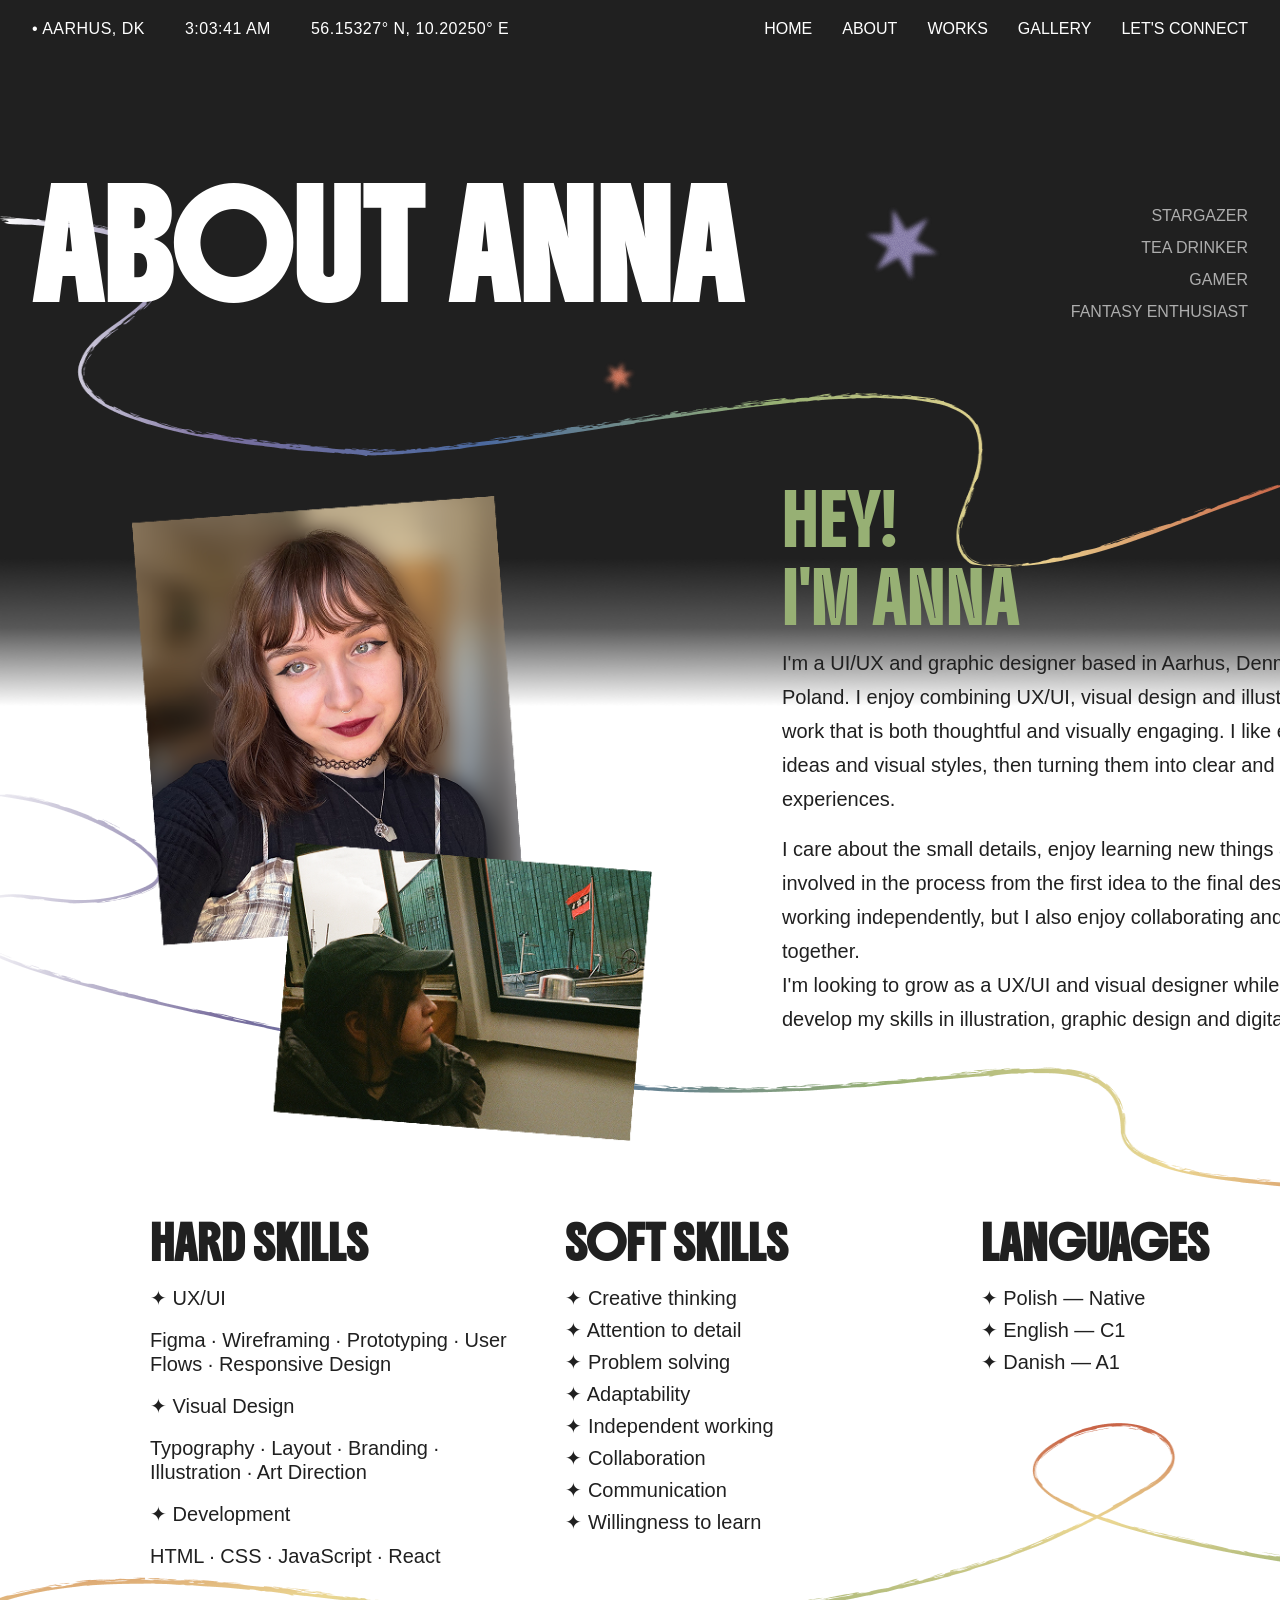
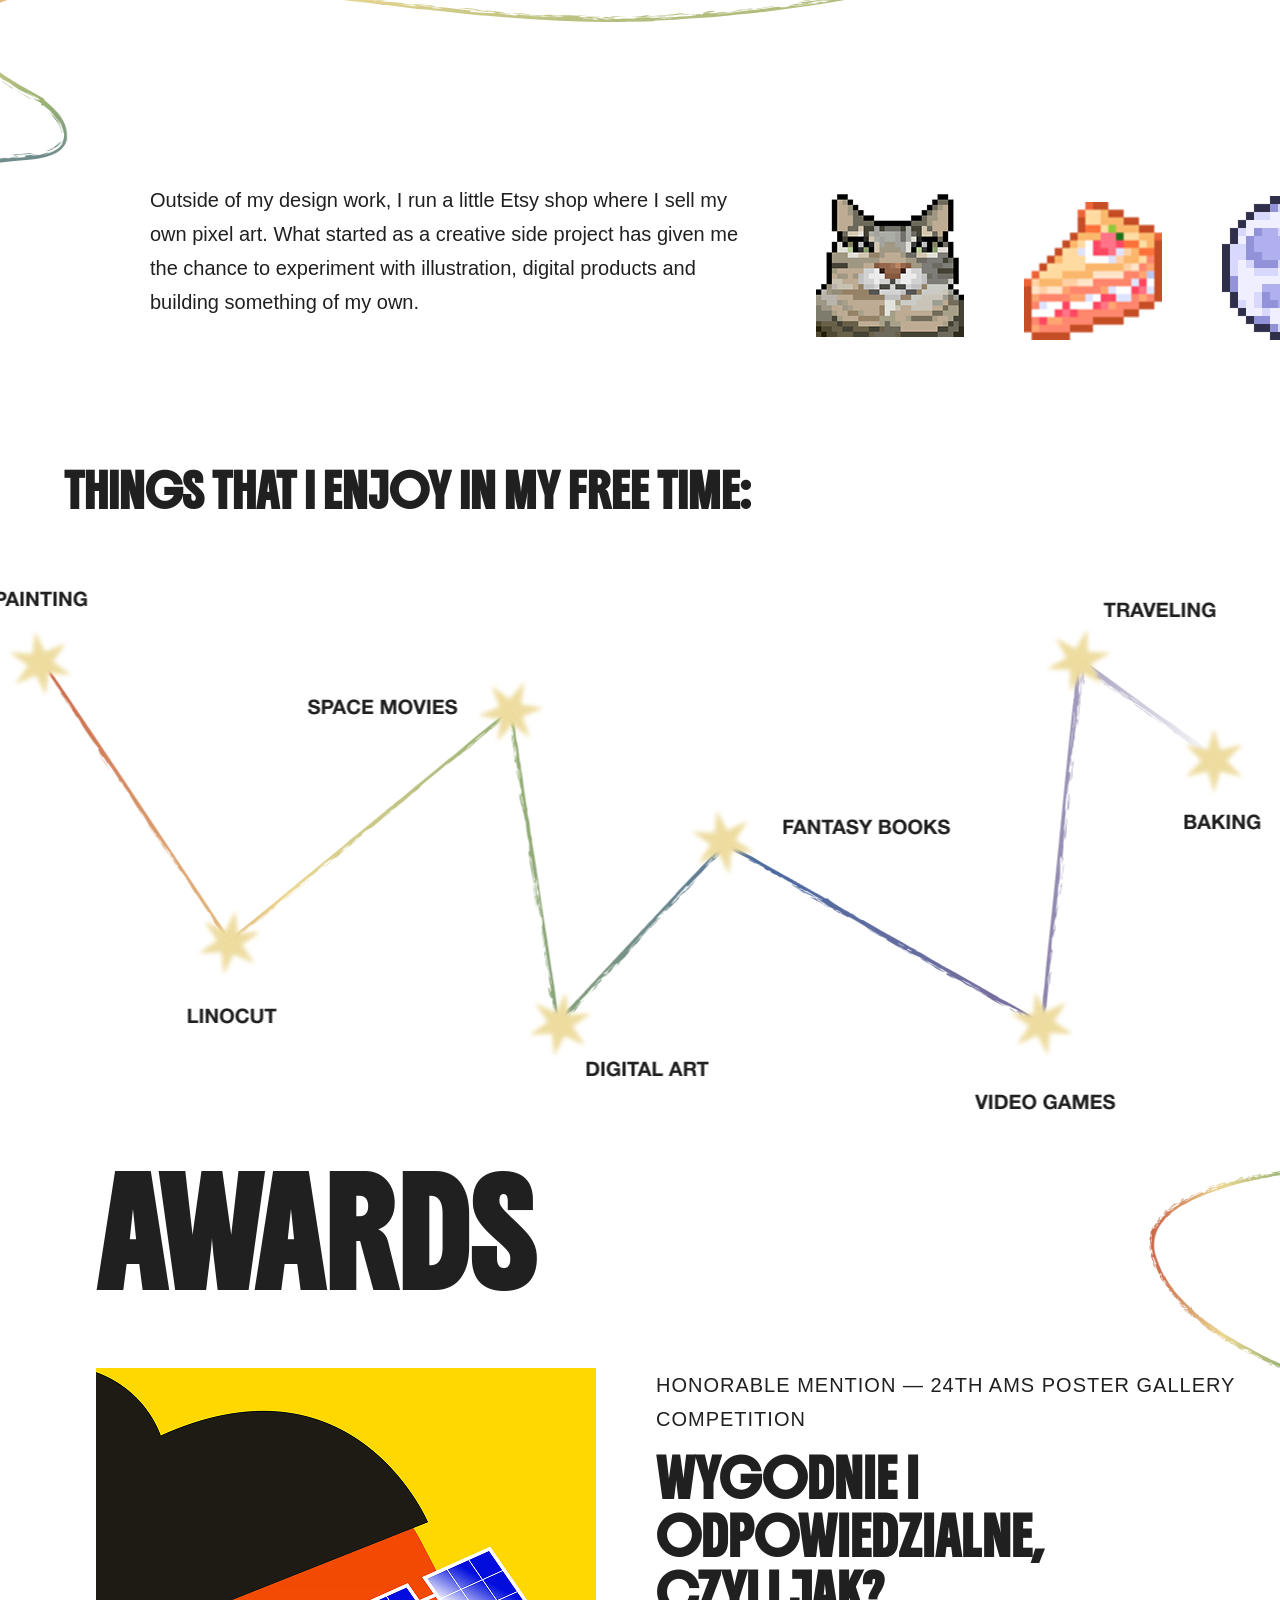
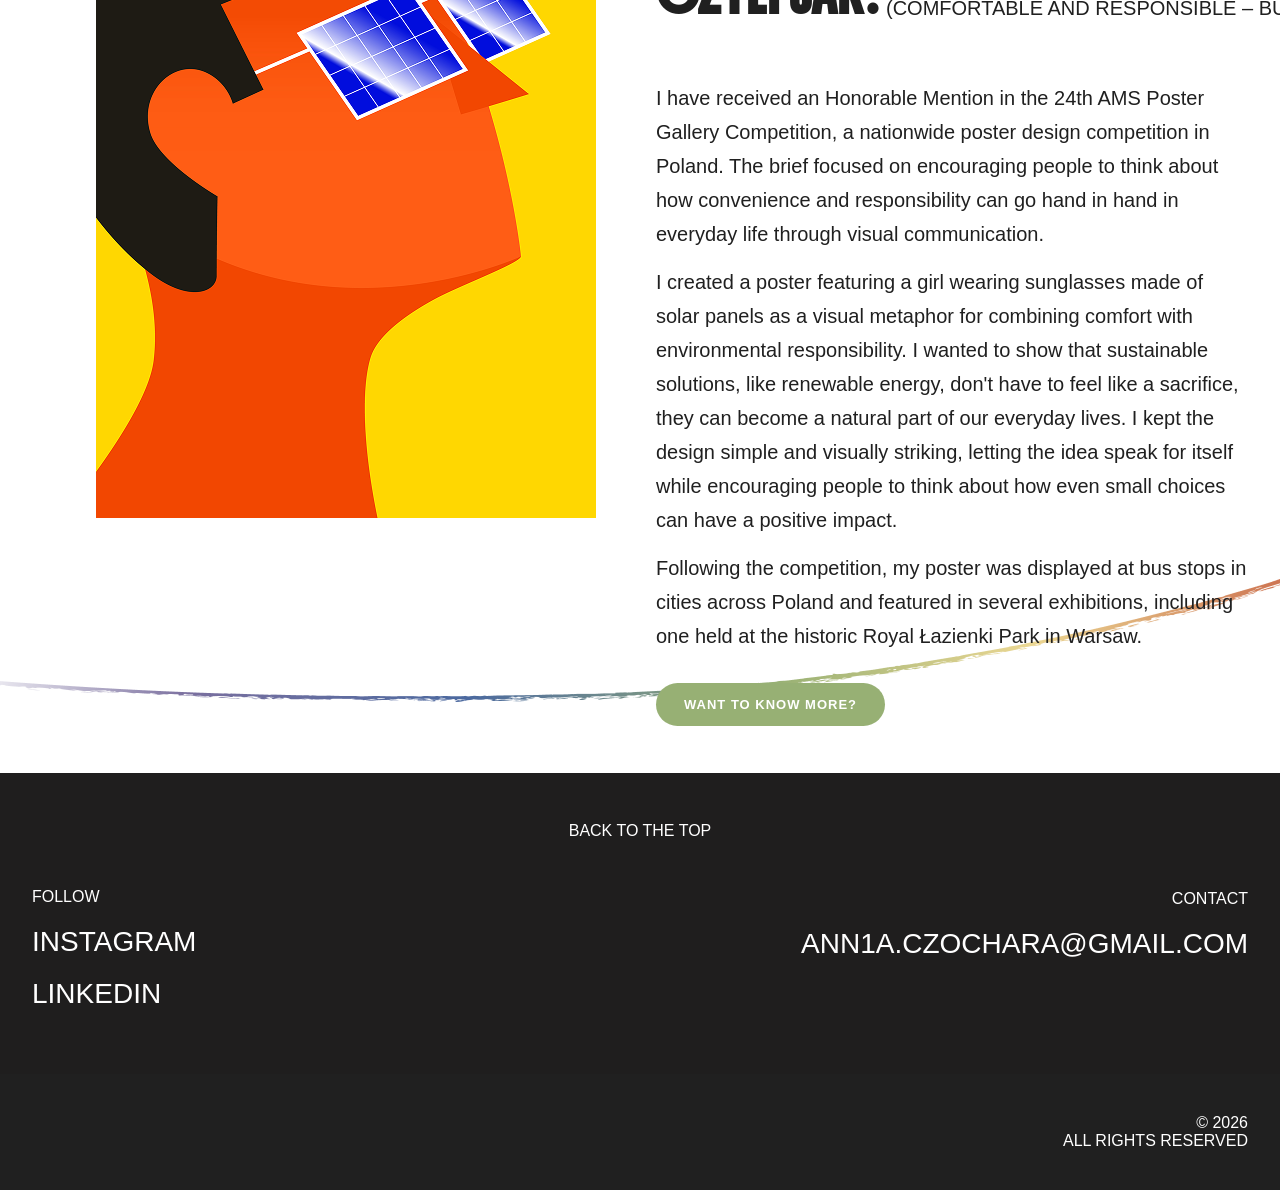
<file: about_page.html>
<!DOCTYPE html>
<html lang="en">
<head>
    <meta charset="UTF-8">
    <meta name="viewport" content="width=device-width, initial-scale=1.0">
    <link rel="stylesheet" href="about.css">
    <title>About — Anna Czochara</title>
    <style>@import url('https://fonts.googleapis.com/css2?family=Boldonse&display=swap');</style>
    <link rel="icon" href="assets/pictures/corner_logo.svg">
</head>
<body>
    <nav>
        <div class="navbar">
            <div id="location-info">
                <span class="info-item">• AARHUS, DK</span>
                <span class="info-item"><span id="time">9:27 PM</span></span>
                <span class="info-item">56.15327° N, 10.20250° E</span>
            </div>
                <button class="nav_burger" id="nav-burger" aria-label="Toggle menu" aria-expanded="false">
                    <span></span>
                    <span></span>
                    <span></span>
                </button>
                <ul id="nav-list">
                        <!--<li class="nav-item">• AARHUS, DK</li>
                        <li class="nav-item"><span id="time">9:27 PM</span></li>
                        <li class="nav-item">56.15327° N, 10.20250° E</li>-->
                        <li class="nav-item"><a href="landing_page.html">HOME</a></li>
                        <li class="nav-item"><a href="about_page.html">ABOUT</a></li>
                        <!--<li class="nav-item"><a href="landing_page.html" onclick="window.scrollTo({ top: 1955, behavior: 'smooth' });">WORKS</a></li>-->
                        <li class="nav-item"><a href="landing_page.html#scroll-1955">WORKS</a></li>

                        <li class="nav-item"><a href="gallery_page.html">GALLERY</a></li>
                        <li class="nav-item-2"><a href="mailto:ann1a.czochara@gmail.com">LET'S CONNECT</a></li>
                </ul>
        </div>
    </nav>

    <header>
        <div class="header_about">
            <div class="header_about_tags">
                STARGAZER<br>
                TEA DRINKER<br>
                GAMER<br>
                FANTASY ENTHUSIAST
            </div>
            <h1 class="header_about_title">ABOUT ANNA</h1>
            <img src="assets/pictures/stars_about_header.png" alt="Stars" class="stars_header_about">
        </div>
    </header>

    <div class="about_intro">
        <img src="assets/pictures/about_portrait.png" alt="Anna" class="about_intro_img">
        <div class="about_intro_text">
            <div class="about_hey">HEY!</div>
            <div class="about_hey_name">I'M ANNA</div>
            <p>I'm a UI/UX and graphic designer based in Aarhus, Denmark, originally from Poland. I enjoy combining UX/UI, visual design and illustration to create work that is both thoughtful and visually engaging. I like exploring different ideas and visual styles, then turning them into clear and enjoyable experiences.</p>
            <p>I care about the small details, enjoy learning new things and like being involved in the process from the first idea to the final design. I'm comfortable working independently, but I also enjoy collaborating and building on ideas together.<br>
            I'm looking to grow as a UX/UI and visual designer while continuing to develop my skills in illustration, graphic design and digital experiences.</p>
        </div>
    </div>

    <div class="about_skills">
        <div class="about_skills_col">
            <h3>HARD SKILLS</h3>
            <ul>
                <li><strong>UX/UI</strong></li>
                <p class="skills_more">Figma · Wireframing · Prototyping · User Flows · Responsive Design</p>
                <li><strong>Visual Design</strong></li>
                <p class="skills_more">Typography · Layout · Branding · Illustration · Art Direction</p>
                <li><strong>Development</strong></li>
                <p class="skills_more"> HTML · CSS · JavaScript · React </p>
            </ul>
        </div>
        <div class="about_skills_col">
            <h3>SOFT SKILLS</h3>
            <ul>
                <li>Creative thinking</li>
                <li>Attention to detail</li>
                <li>Problem solving</li>
                <li>Adaptability</li>
                <li>Independent working</li>
                <li>Collaboration</li>
                <li>Communication</li>
                <li>Willingness to learn</li>
            </ul>
        </div>
        <div class="about_skills_col">
            <h3>LANGUAGES</h3>
            <ul>
                <li>Polish — Native</li>
                <li>English — C1</li>
                <li>Danish — A1</li>
            </ul>
        </div>
    </div>

    <div class="about_etsy">
        <p class="about_etsy_text">Outside of my design work, I run a little Etsy shop where I sell my own pixel art. What started as a creative side project has given me the chance to experiment with illustration, digital products and building something of my own.</p>
        <img src="assets/pictures/etsy_1.png" alt="Etsy Cat Pixelart" class="etsy_img">
        <img src="assets/pictures/etsy_2.png" alt="Etsy Strawberry Cake Pixelart" class="etsy_img">
        <img src="assets/pictures/etsy_3.png" alt="Etsy Moon Pixelart" class="etsy_img">
    </div>
</div>
    <div class="about_interests">
        <h2>THINGS THAT I ENJOY IN MY FREE TIME:</h2>
        <img src="assets/pictures/constellation.png" alt="Constelation" class="constelation">


    <div class="about_awards">
        <h2>AWARDS</h2>
        <div class="award_item">
            <img src="assets/pictures/wygodnie_poster_big.png" alt="Wygodnie poster" class="award_image">
            <div class="award_content">
                <p class="award_label">HONORABLE MENTION — 24TH AMS POSTER GALLERY COMPETITION</p>
                <h3 class="award_title">WYGODNIE I ODPOWIEDZIALNE,<br>CZYLI JAK? 
                <p class="award_subtitle">(COMFORTABLE AND RESPONSIBLE – BUT HOW?)</span></h3>
                <p>I have received an Honorable Mention in the 24th AMS Poster Gallery Competition, a nationwide poster design competition in Poland. The brief focused on encouraging people to think about how convenience and responsibility can go hand in hand in everyday life through visual communication.</p>
                <p>I created a poster featuring a girl wearing sunglasses made of solar panels as a visual metaphor for combining comfort with environmental responsibility. I wanted to show that sustainable solutions, like renewable energy, don't have to feel like a sacrifice, they can become a natural part of our everyday lives. I kept the design simple and visually striking, letting the idea speak for itself while encouraging people to think about how even small choices can have a positive impact.</p>
                <p>Following the competition, my poster was displayed at bus stops in cities across Poland and featured in several exhibitions, including one held at the historic Royal Łazienki Park in Warsaw.</p>
                <button class="award_button" onclick="window.location.href='https://galeriaplakatu.ams.com.pl/edycja/24/wygodnie-i-odpowiedzialnie-czyli-jak'">WANT TO KNOW MORE?</button>
            </div>
        </div>
    </div>
    </div>

    <script>
        function updateTime() {
            document.getElementById('time').textContent = new Intl.DateTimeFormat('en-US', {
                hour: 'numeric', minute: '2-digit', second: '2-digit',
                hour12: true, timeZone: 'Europe/Copenhagen'
            }).format(new Date());
        }
        updateTime();
        setInterval(updateTime, 1000);

        const navBurger = document.getElementById('nav-burger');
        const navList = document.getElementById('nav-list');
        navBurger.addEventListener('click', () => {
            const isOpen = navList.classList.toggle('nav-open');
            navBurger.classList.toggle('active', isOpen);
            navBurger.setAttribute('aria-expanded', isOpen);
        });
        navList.querySelectorAll('a').forEach((link) => {
            link.addEventListener('click', () => {
                navList.classList.remove('nav-open');
                navBurger.classList.remove('active');
                navBurger.setAttribute('aria-expanded', 'false');
            });
        });

        const sparkleColors = ['#4B699F', '#7A6F9F', '#97B074', '#C96548', '#EBD792'];
        document.addEventListener('mousemove', (e) => {
            const sparkle = document.createElement('div');
            sparkle.className = 'sparkle';
            const randomColor = sparkleColors[Math.floor(Math.random() * sparkleColors.length)];
            sparkle.style.left = e.clientX + 'px';
            sparkle.style.top = e.clientY + 'px';
            sparkle.style.setProperty('--tx', (Math.random() - 0.5) * 100 + 'px');
            sparkle.style.setProperty('--ty', (Math.random() - 0.5) * 100 + 'px');
            sparkle.style.width = '8px';
            sparkle.style.height = '8px';
            sparkle.style.backgroundColor = randomColor;
            sparkle.style.borderRadius = '50%';
            document.body.appendChild(sparkle);
            setTimeout(() => sparkle.remove(), 1000);
        });
    </script>
    <footer id="contact">
        <span class="to_top_button" onclick="window.scrollTo({ top: 0, behavior: 'smooth' });">BACK TO
            THE TOP</span>
        <div class="footer_left">
            <span>follow</span>
            <span class="footer_social" onclick="window.open('https://www.instagram.com/anniwayy.s/', '_blank')">INSTAGRAM</span>
            <span class="footer_social" onclick="window.open('https://www.linkedin.com/in/anna-czochara-231b7b2a7/', '_blank')">LINKEDIN</span>
        </div>
        <div class="footer_right">
            <span>contact</span>
            <span class="footer_email" onclick="window.location.href='mailto:ann1a.czochara@gmail.com';">ann1a.czochara@gmail.com</span>
        </div>
        <span class="copyright">© 2026 <br> all rights reserved</span>
    </footer>
</body>
</html>
</file>
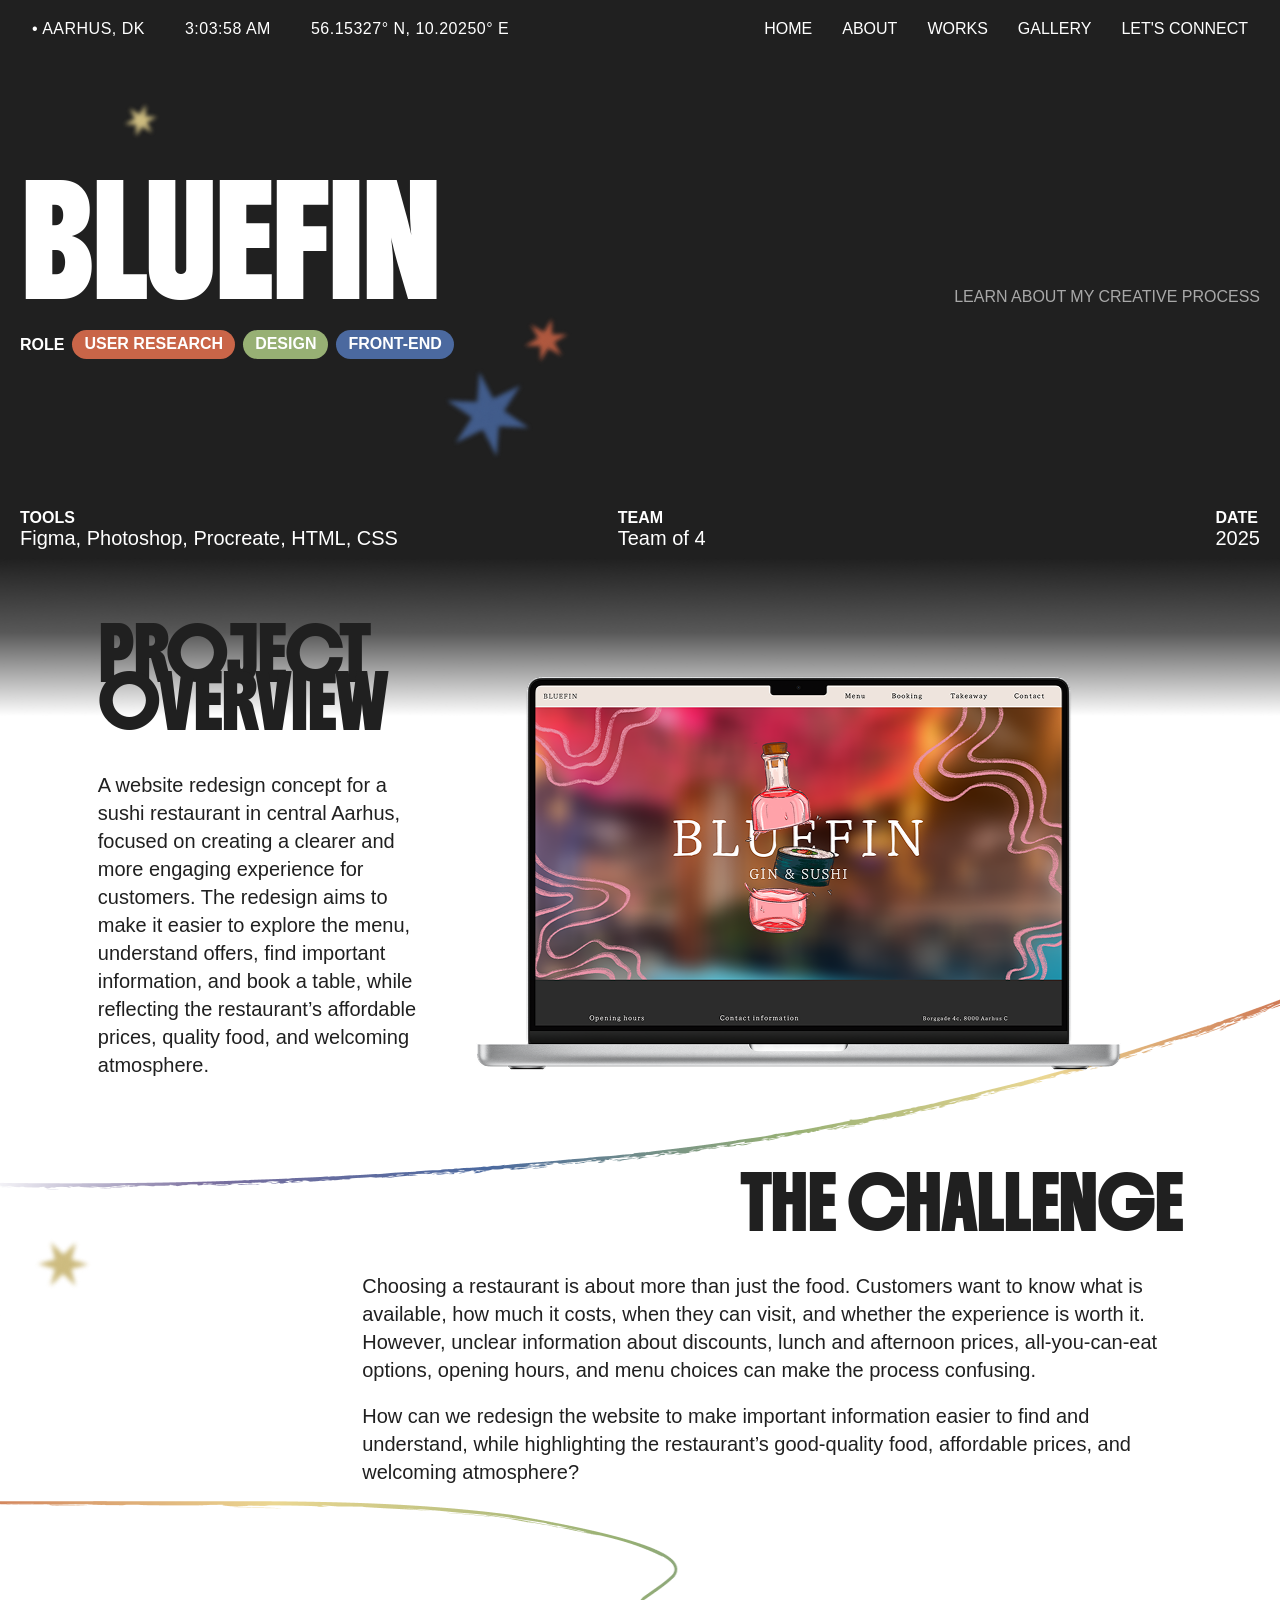
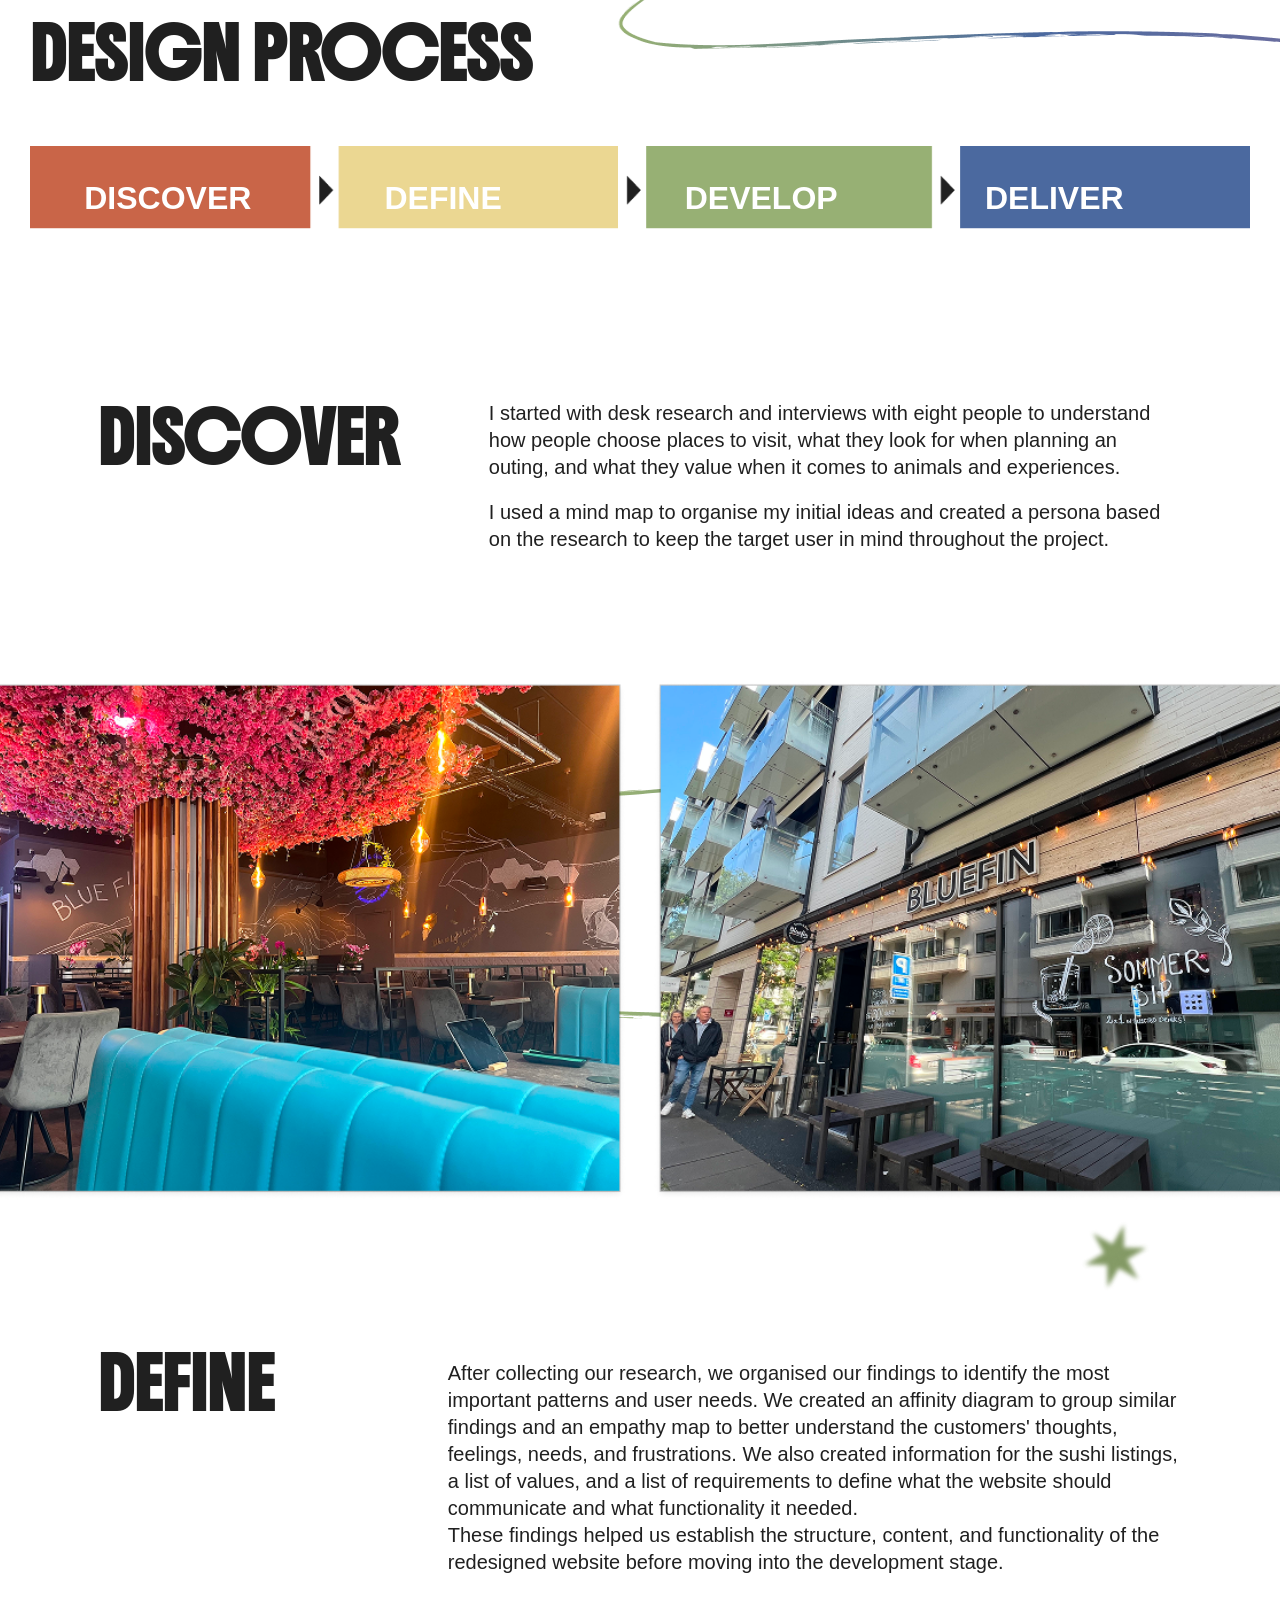
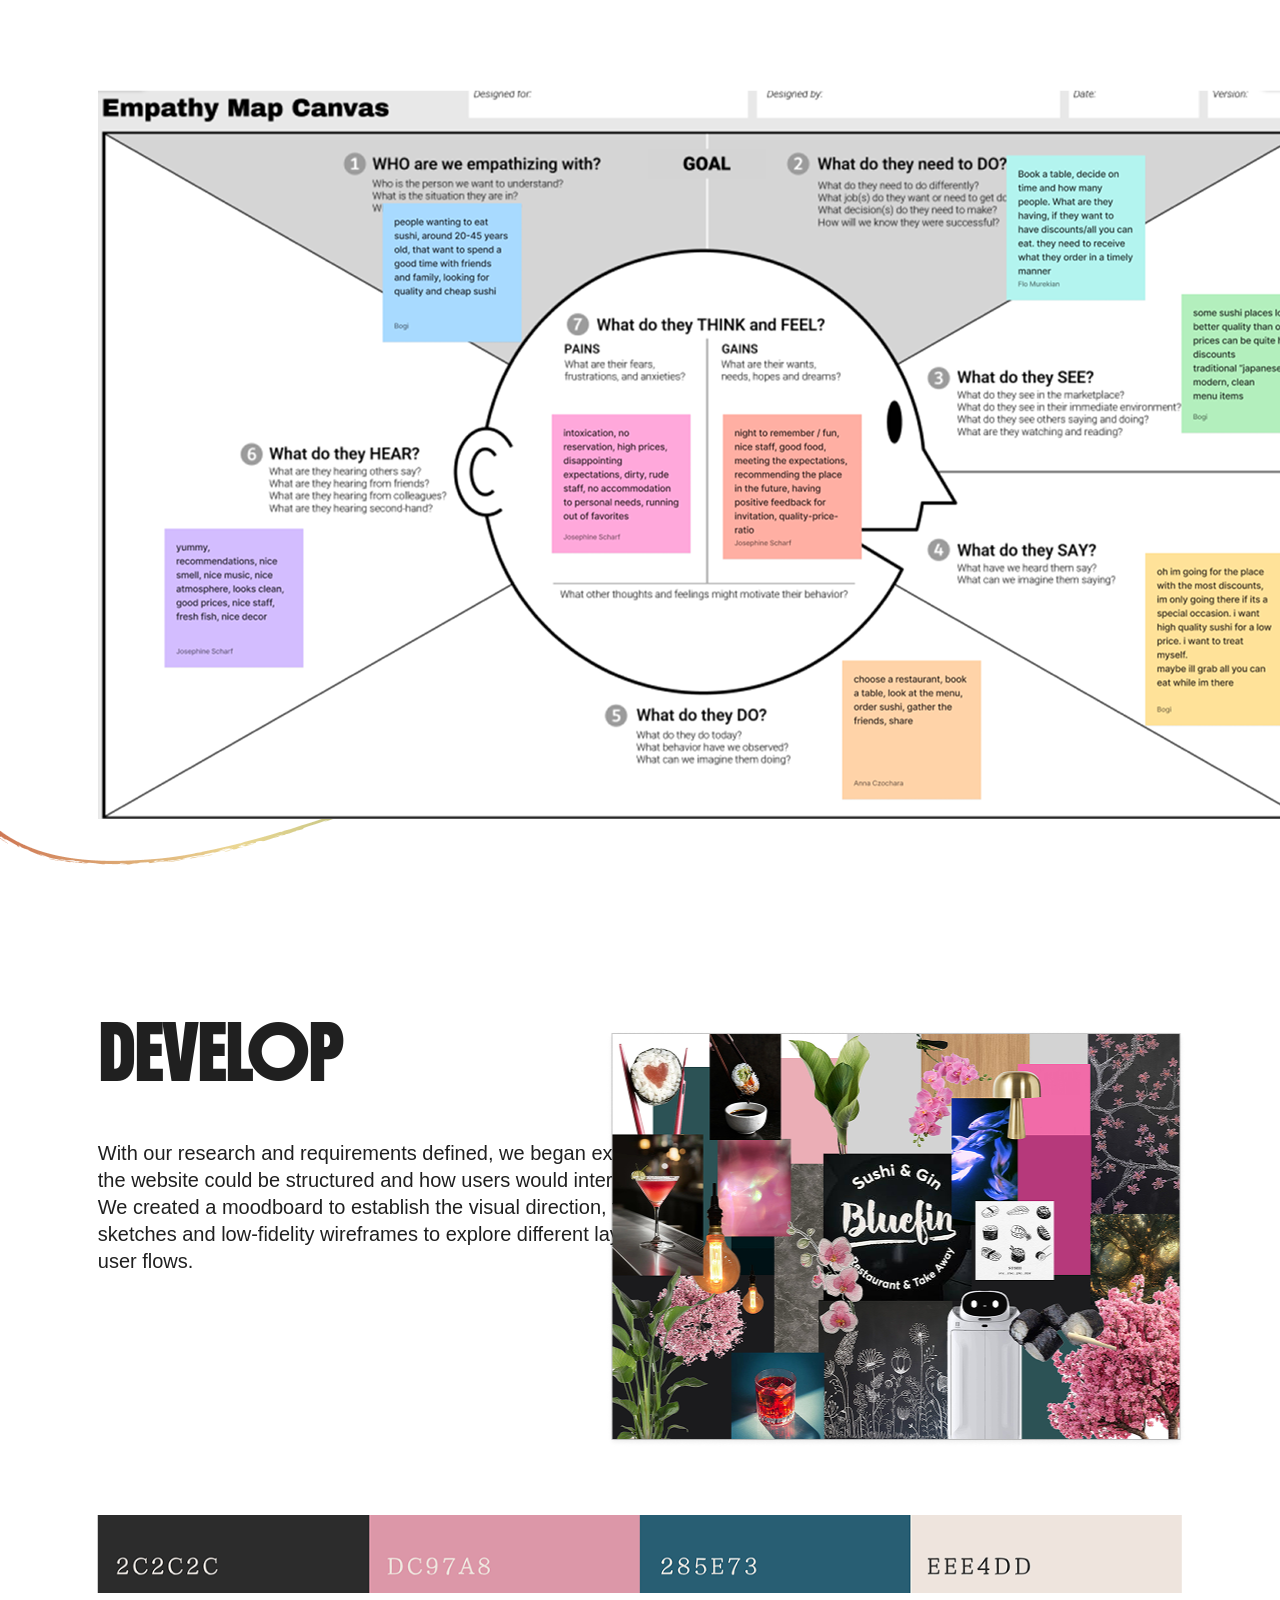
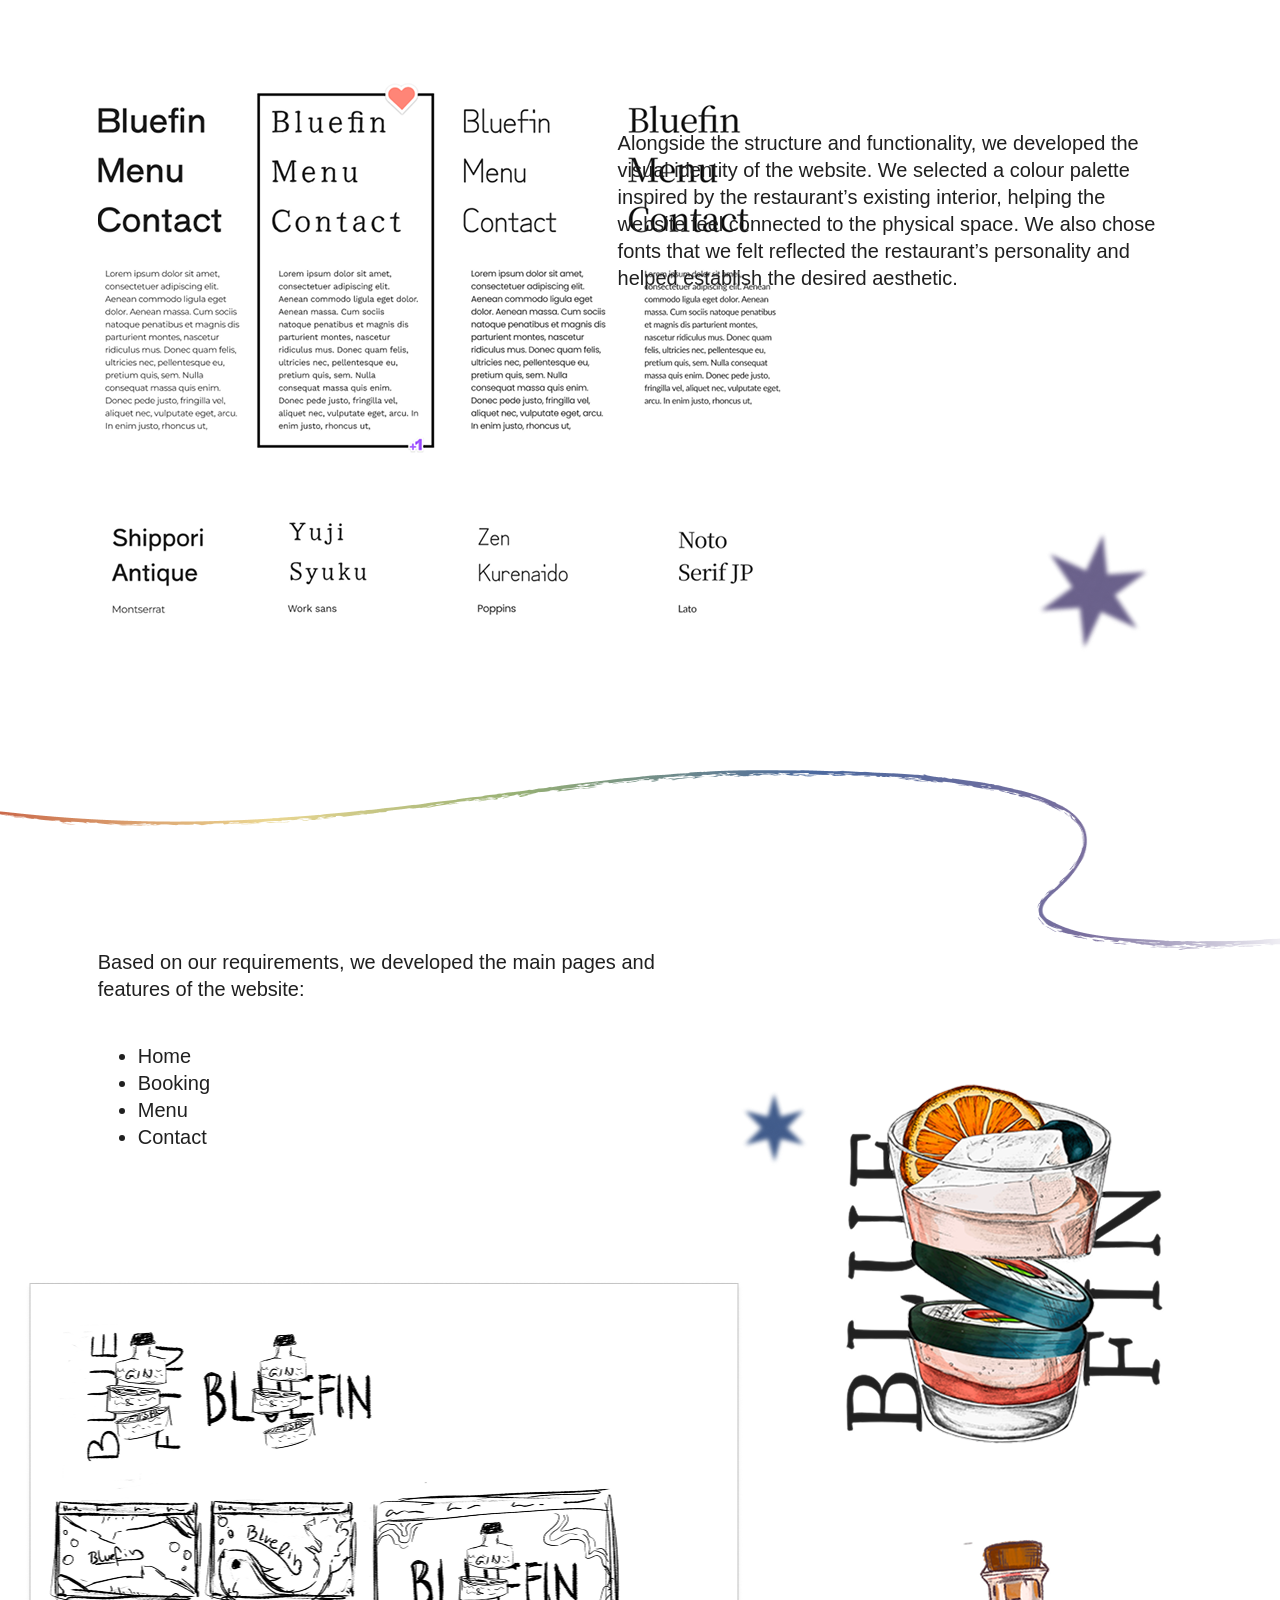
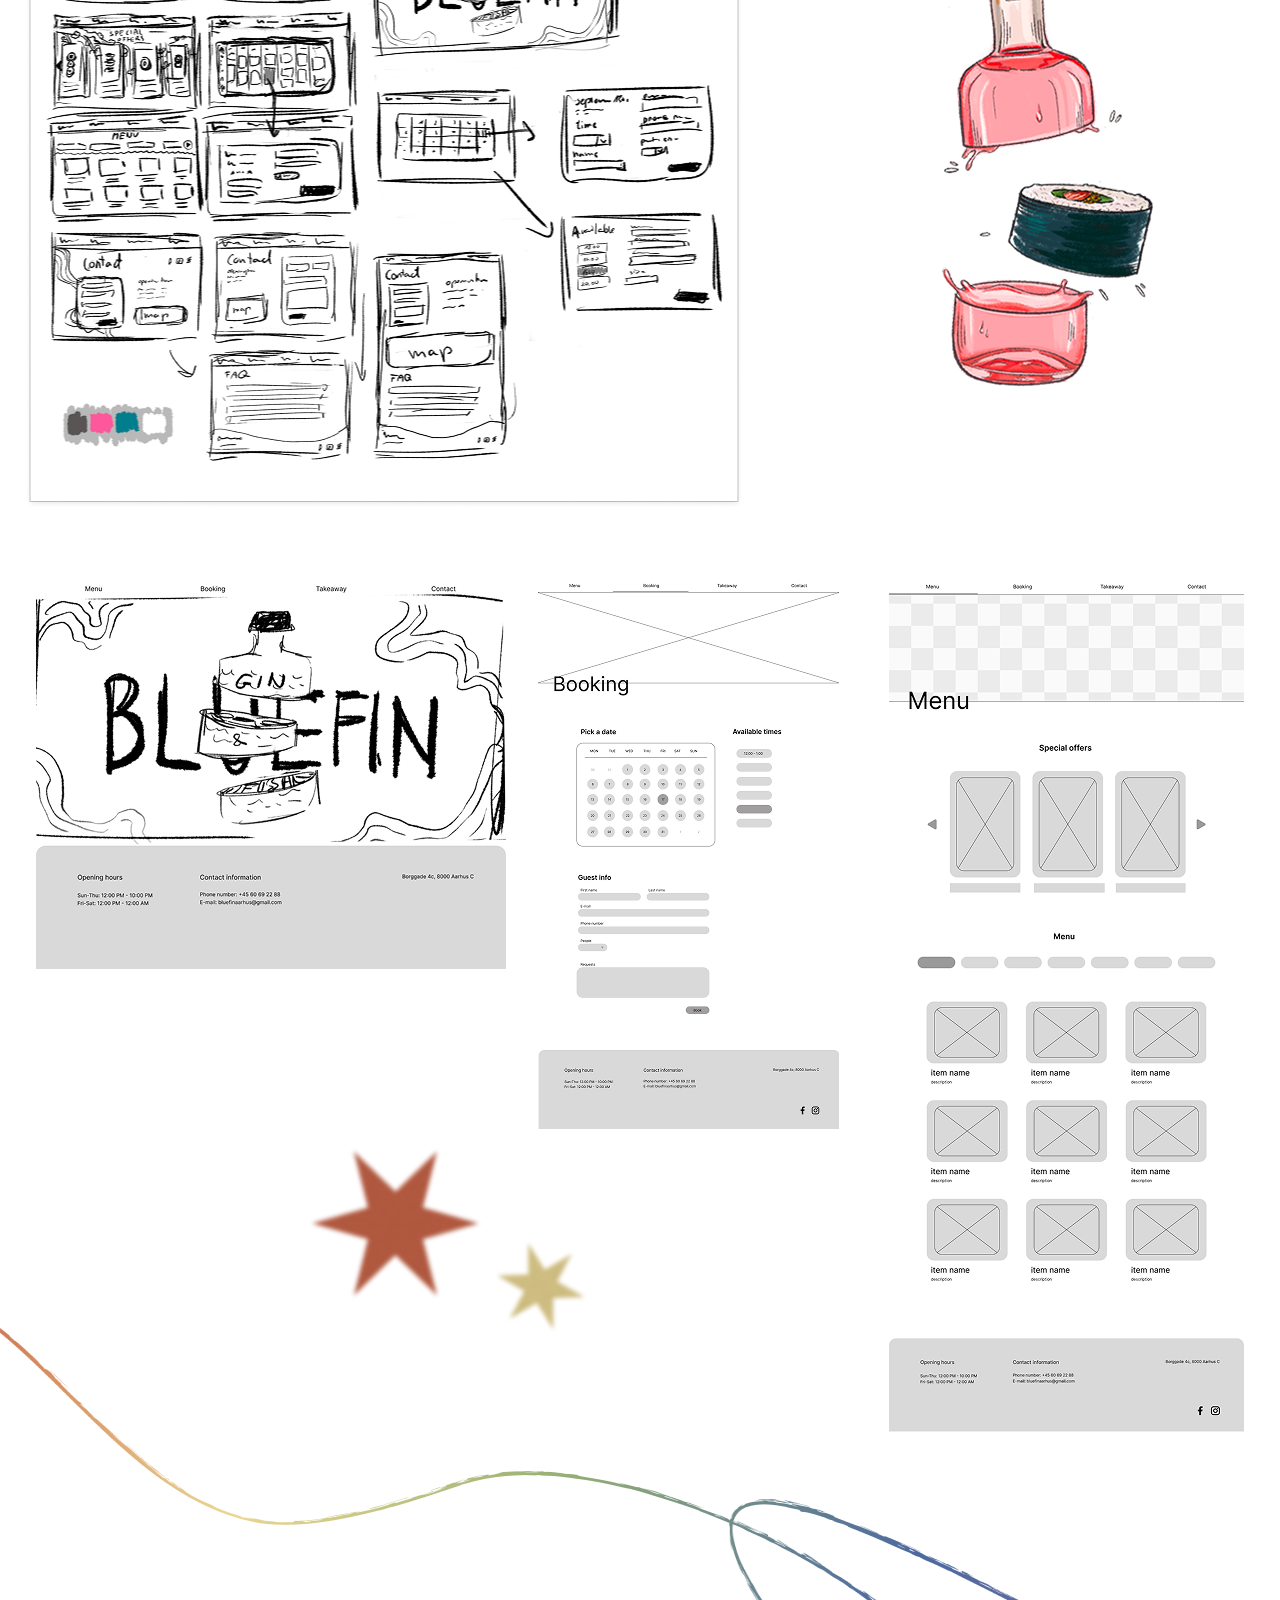
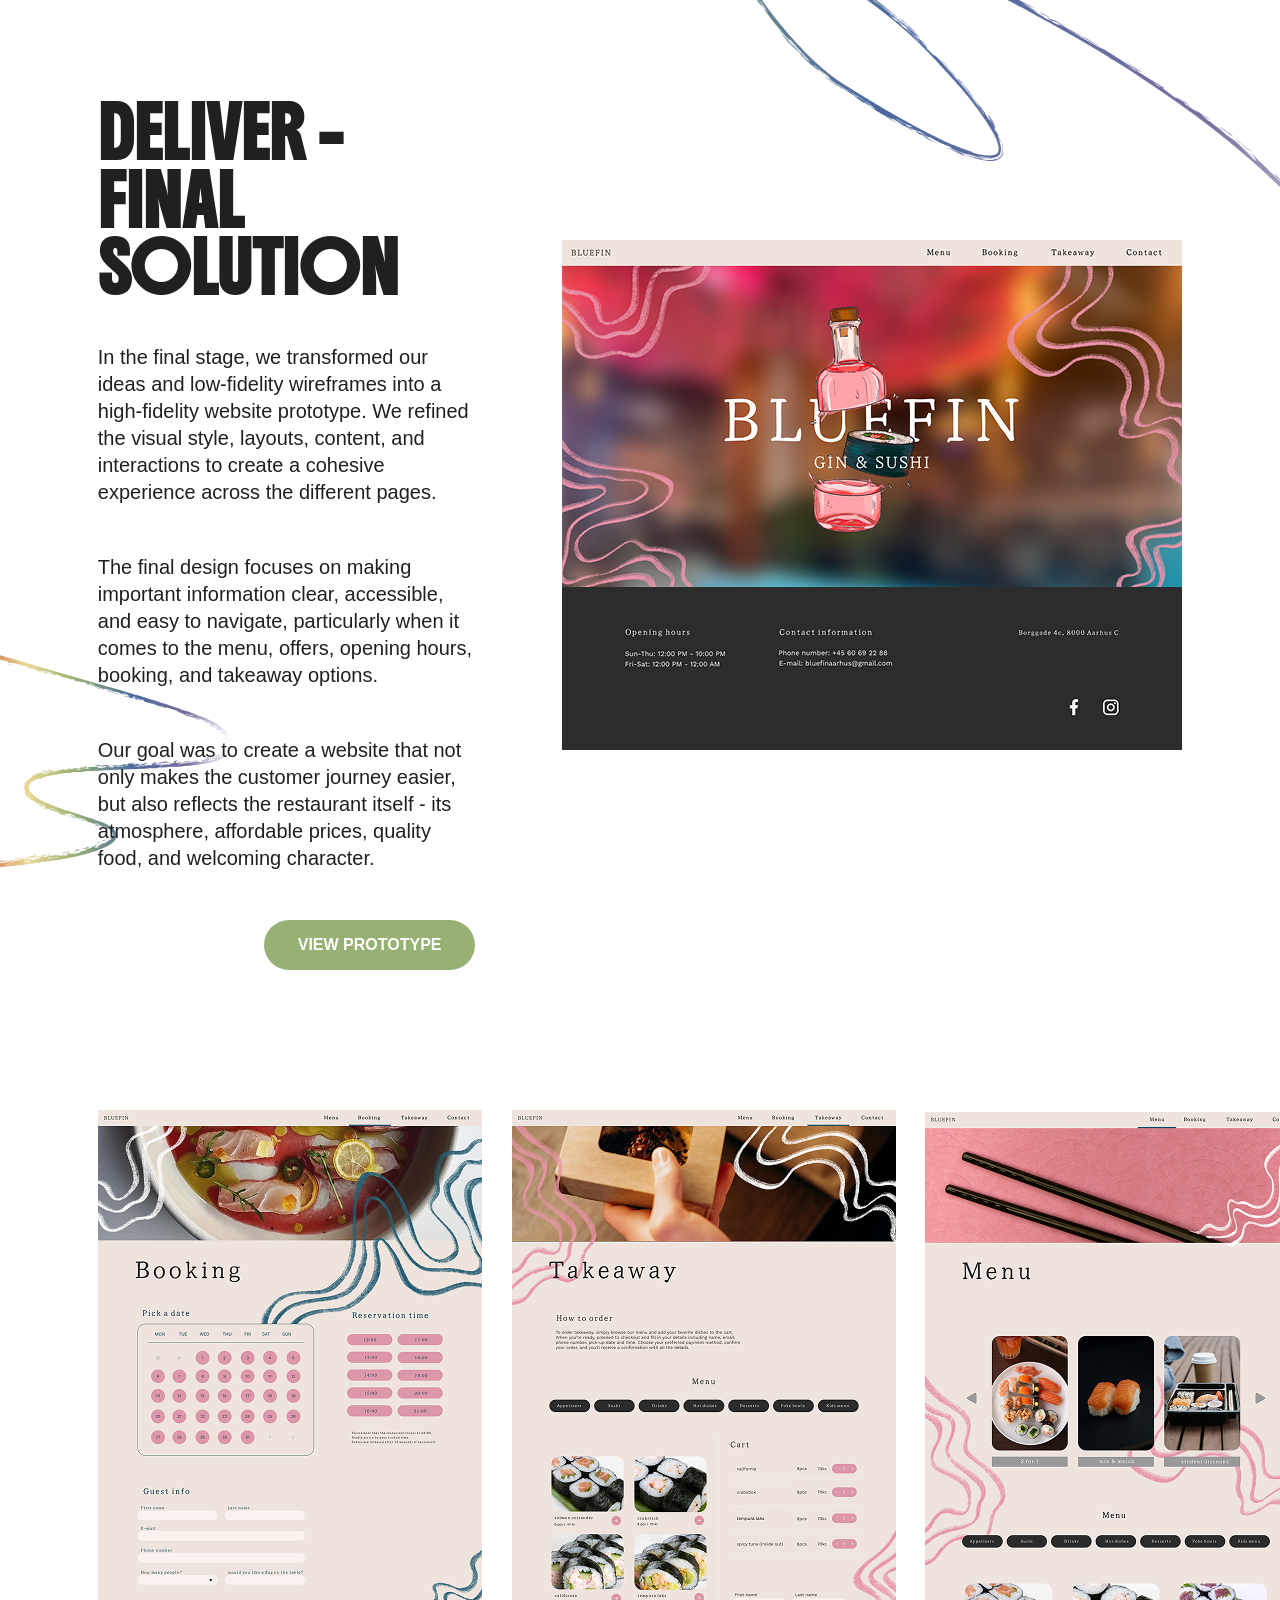
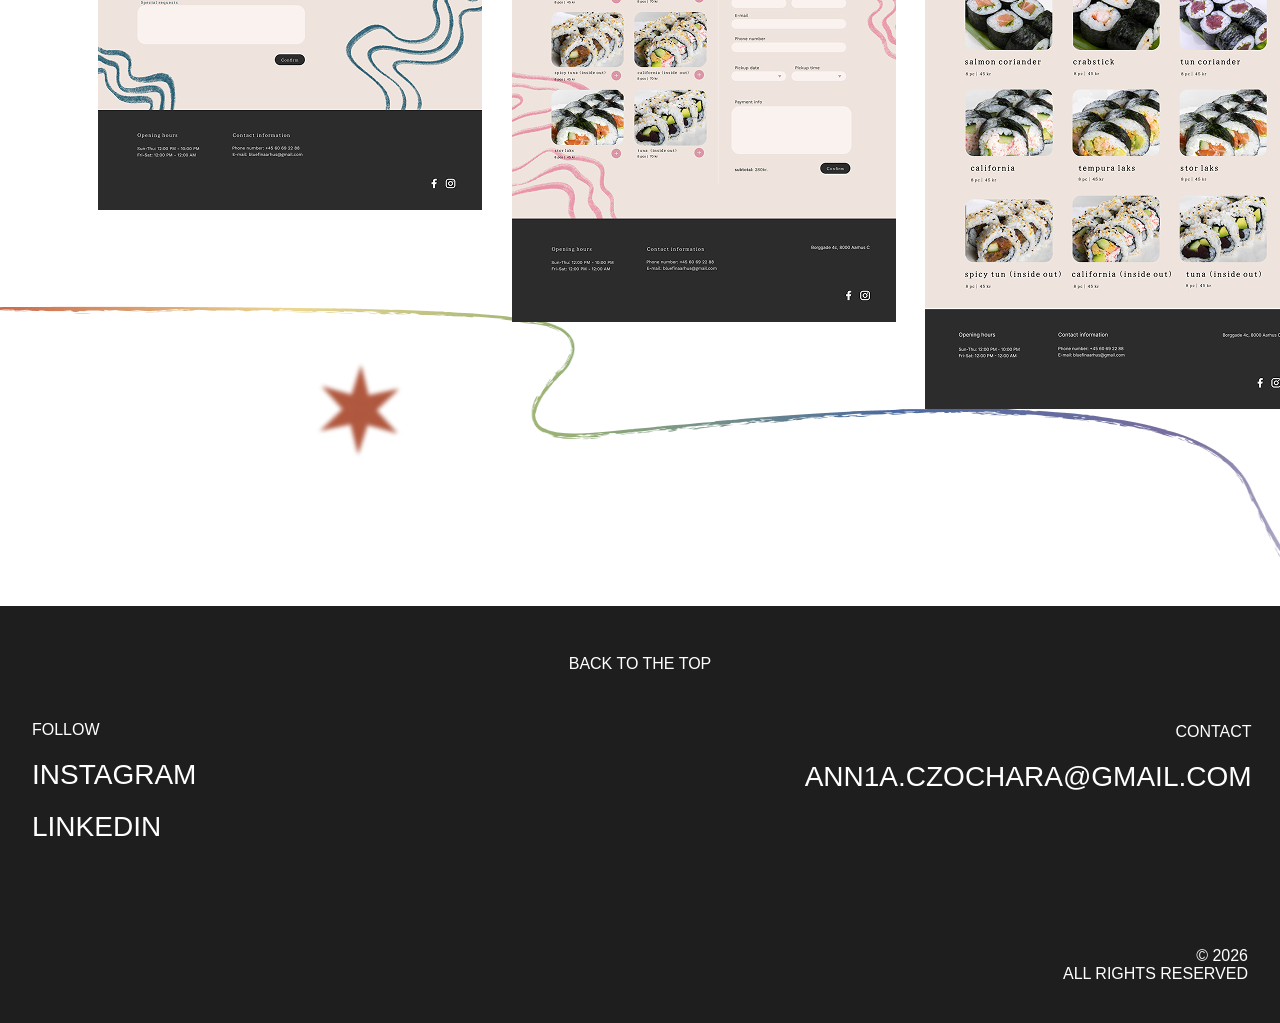
<file: bluefin_page.html>
<!DOCTYPE html>
<html lang="en">
<head>
    <meta charset="UTF-8">
    <meta name="viewport" content="width=device-width, initial-scale=1.0">
    <title>Bluefin</title>
    <link rel="stylesheet" href="bluefin.css">
    <style>@import url('https://fonts.googleapis.com/css2?family=Boldonse&display=swap');</style>
    <link rel="icon" href="assets/pictures/corner_logo.svg">
</head>
<body>
        <nav>
        <div class="navbar">
            <div id="location-info">
                <span class="info-item">• AARHUS, DK</span>
                <span class="info-item"><span id="time">9:27 PM</span></span>
                <span class="info-item">56.15327° N, 10.20250° E</span>
            </div>
                <button class="nav_burger" id="nav-burger" aria-label="Toggle menu" aria-expanded="false">
                    <span></span>
                    <span></span>
                    <span></span>
                </button>
                <ul id="nav-list">
                        <!--<li class="nav-item">• AARHUS, DK</li>
                        <li class="nav-item"><span id="time">9:27 PM</span></li>
                        <li class="nav-item">56.15327° N, 10.20250° E</li>-->
                        <li class="nav-item"><a href="landing_page.html">HOME</a></li>
                        <li class="nav-item"><a href="about_page.html">ABOUT</a></li>
                        <!--<li class="nav-item"><a href="landing_page.html" onclick="window.scrollTo({ top: 1955, behavior: 'smooth' });">WORKS</a></li>-->
                        <li class="nav-item"><a href="landing_page.html#scroll-1955">WORKS</a></li>

                        <li class="nav-item"><a href="gallery_page.html">GALLERY</a></li>
                        <li class="nav-item-2"><a href="mailto:ann1a.czochara@gmail.com">LET'S CONNECT</a></li>
                </ul>
        </div>
    </nav>
    <header class="blasol_header">
        <div class="blasol_header_intro">
            <h1 class="header_landing_1">BLUEFIN</h1>
            <div class="blasol_roles">
                <span class="role_label">ROLE</span>
                <span class="role_pill role_research">USER RESEARCH</span>
                <span class="role_pill role_design">DESIGN</span>
                <span class="role_pill role_frontend">FRONT-END</span>
            </div>
        </div>
        <p class="blasol_process">LEARN ABOUT MY CREATIVE PROCESS</p>
        <img src="assets/pictures/bluefin_header_stars.png" alt="bluefin stars" class="bluefin_header_stars">
        <div class="blasol_header_meta">
            <div>
                <span class="meta_label">TOOLS</span>
                <span>Figma, Photoshop, Procreate, HTML, CSS</span>
            </div>
            <div>
                <span class="meta_label">TEAM</span>
                <span>Team of 4</span>
            </div>
            <div>
                <span class="meta_label">DATE</span>
                <span>2025</span>
            </div>
        </div>
    </header>
    <section class="Project_overview">  
        <div class="overview_images">
            <img src="assets/pictures/bluefin_mockup_overview.png" alt="bluefin website mockup" class="bluefin_mockup_overview">
        </div>
        <div class="overview_text">
            <h2>PROJECT OVERVIEW</h2>
            <p>
                A website redesign concept for a sushi restaurant in central Aarhus, focused on creating a clearer and more engaging experience for customers. The redesign aims to make it easier to explore the menu, understand offers, find important information, and book a table, while reflecting the restaurant’s affordable prices, quality food, and welcoming atmosphere.
            </p>
        </div>
    </section>
    <section class="project_challenge">
        <h2>THE CHALLENGE</h2>
        <p>
            Choosing a restaurant is about more than just the food. Customers want to know what is available, how much it costs, when they can visit, and whether the experience is worth it. However, unclear information about discounts, lunch and afternoon prices, all-you-can-eat options, opening hours, and menu choices can make the process confusing.
        </p>
        <p>
            How can we redesign the website to make important information easier to find and understand, while highlighting the restaurant’s good-quality food, affordable prices, and welcoming atmosphere?
        </p>
        <img src="assets/pictures/bluefin_challenge_stars.png" alt="star" class="bluefin_challenge_star">
    </section>
    <section class="design_process">
        <h2>DESIGN PROCESS</h2>
        <div class="process_visual">
            <picture>
                <source media="(max-width: 800px)" srcset="assets/pictures/designprocess_blasol_mobile.png">
                <img src="assets/pictures/designprocess_blasol.png" alt="blasol process design Process(discover Define Develop Deliver)" class="blasol_process_img">
            </picture>
            <div class="process_labels" aria-hidden="true">
                <span>DISCOVER</span>
                <span>DEFINE</span>
                <span>DEVELOP</span>
                <span>DELIVER</span>
            </div>
        </div>
    </section>
    <section class="discover">
        <div class="discover_intro">
            <h2>DISCOVER</h2>
            <div class="discover_text">
                <p>
                    I started with desk research and interviews with eight people to understand how people choose places to visit, what they look for when planning an outing, and what they value when it comes to animals and experiences.
                </p>
                <p>
                    I used a mind map to organise my initial ideas and created a persona based on the research to keep the target user in mind throughout the project.
                </p>
            </div>
        </div>
        <div class="discover_images">
            <img src="assets/pictures/bluefin_interior.png" alt="bluefin interior and exterior images" class="bluefin_interior">
        </div>
        <img src="assets/pictures/bluefin_discover_star.png" alt="star" class="bluefin_discover_star">
    </section>
    <section class="define">
        <div class="define_intro">
            <h2>DEFINE</h2>
            <div class="define_text">
                <p>
                    After collecting our research, we organised our findings to identify the most important patterns and user needs. We created an affinity diagram to group similar findings and an empathy map to better understand the customers' thoughts, feelings, needs, and frustrations. We also created information for the sushi listings, a list of values, and a list of requirements to define what the website should communicate and what functionality it needed.
                </p>
                <p>
                    These findings helped us establish the structure, content, and functionality of the redesigned website before moving into the development stage.
                </p>
            </div>
        </div>
        <img src="assets/pictures/bluefin empathy map.png" alt="bluefin empathy map" class="hiddenplaces_sitemap">
    </section>
    <section class="develop">
        <h2>DEVELOP</h2>
        <p class="develop_text">
            With our research and requirements defined, we began exploring how the website could be structured and how users would interact with it. We created a moodboard to establish the visual direction, followed by sketches and low-fidelity wireframes to explore different layouts and user flows.
        </p>
        <img src="assets/pictures/bluefin_moodboard.png" alt="bluefin moodboard" class="bluefin_develop_moodboard">
        <img src="assets/pictures/bluefin_colorpalette.png" alt="bluefin style tile" class="bluefin_develop_colorpalette">
        <img src="assets/pictures/bluefin_fonts.png" alt="bluefin fonts options" class="bluefin_develop_fonts">
        <p class="develop_text_2">
            Alongside the structure and functionality, we developed the visual identity of the website. We selected a colour palette inspired by the restaurant’s existing interior, helping the website feel connected to the physical space. We also chose fonts that we felt reflected the restaurant’s personality and helped establish the desired aesthetic.
        </p>
        <img src="assets/pictures/bluefin_develop_star.png" alt="stars" class="bluefin_develop_star">
        <div class="requirements">
            <p>Based on our requirements, we developed the main pages and features of the website:</p>
            <ul>
                <li>Home</li>
                <li>Booking</li>
                <li>Menu</li>
                <li>Contact</li>
            </ul>
        <img src="assets/pictures/bluefin_develop_star2.png" alt="stars" class="bluefin_develop_star2">
        </div>
            <img src="assets/pictures/bluefin_sketches.png" alt="bluefin sketches" class="bluefin_develop_sketches">
            <img src="assets/pictures/bluefin_drawings.png" alt="bluefin illustrations" class="bluefin_develop_drawings">
            <img src="assets/pictures/bluefin_lofi.png" alt="bluefin lofi prototype" class="bluefin_develop_lofi">
            <img src="assets/pictures/bluefin_develop_stars3.png" alt="stars" class="bluefin_develop_stars3">
    </section>
    <section class="deliver">
        <div class="deliver_content">
            <div class="deliver_text">
                <h2>DELIVER - FINAL SOLUTION</h2>
                <p>   
                    In the final stage, we transformed our ideas and low-fidelity wireframes into a high-fidelity website prototype. We refined the visual style, layouts, content, and interactions to create a cohesive experience across the different pages.
                </p>
                <p>
                    The final design focuses on making important information clear, accessible, and easy to navigate, particularly when it comes to the menu, offers, opening hours, booking, and takeaway options.
                </p>
                <p>
                    Our goal was to create a website that not only makes the customer journey easier, but also reflects the restaurant itself - its atmosphere, affordable prices, quality food, and welcoming character.
                </p>
                <button class="prototype_button" type="button" onclick="window.location.href='https://www.figma.com/proto/QaToAAY64IeW7YVfaPCKgY/Sprint-Project--Copy-?node-id=125-976&viewport=221%2C158%2C0.04&t=7zhMMtLnFD87Wek5-1&scaling=min-zoom&content-scaling=fixed&starting-point-node-id=125%3A976&page-id=125%3A813'">VIEW PROTOTYPE</button>
        </div>
        <img src="assets/pictures/bluefin_deliver_star.png" alt="star" class="bluefin_deliver_star">
        <img src="assets/pictures/bluefin_hifi_home.png" alt="bluefin hifi prototype - home page" class="bluefin_hifi_home">
        <img src="assets/pictures/bluefin_hifi.png" alt="bluefin hifi prototype - other pages" class="bluefin_hifi_other">
        <img src="assets/pictures/bluefin_deliver_star2.png" alt="star" class="bluefin_deliver_star2">
    </section>
    <script>
        function updateTime() {
            const now = new Date();
            const aarhusTime = new Intl.DateTimeFormat('en-US', {
                hour: 'numeric',
                minute: '2-digit',
                second: '2-digit',
                hour12: true,
                timeZone: 'Europe/Copenhagen'
            }).format(now);

            document.getElementById('time').textContent = aarhusTime;
        }

        updateTime();
        setInterval(updateTime, 1000);

        const navBurger = document.getElementById('nav-burger');
        const navList = document.getElementById('nav-list');
        navBurger.addEventListener('click', () => {
            const isOpen = navList.classList.toggle('nav-open');
            navBurger.classList.toggle('active', isOpen);
            navBurger.setAttribute('aria-expanded', isOpen);
        });
        navList.querySelectorAll('a').forEach((link) => {
            link.addEventListener('click', () => {
                navList.classList.remove('nav-open');
                navBurger.classList.remove('active');
                navBurger.setAttribute('aria-expanded', 'false');
            });
        });

        const sparkleColors = ['#4B699F', '#7A6F9F', '#97B074', '#C96548', '#EBD792'];
        document.addEventListener('mousemove', (e) => {
            const sparkle = document.createElement('div');
            sparkle.className = 'sparkle';

            const randomX = (Math.random() - 0.5) * 100;
            const randomY = (Math.random() - 0.5) * 100;
            const randomColor = sparkleColors[Math.floor(Math.random() * sparkleColors.length)];

            sparkle.style.left = e.clientX + 'px';
            sparkle.style.top = e.clientY + 'px';
            sparkle.style.setProperty('--tx', randomX + 'px');
            sparkle.style.setProperty('--ty', randomY + 'px');
            sparkle.style.width = '8px';
            sparkle.style.height = '8px';
            sparkle.style.backgroundColor = randomColor;
            sparkle.style.borderRadius = '50%';

            document.body.appendChild(sparkle);

            setTimeout(() => sparkle.remove(), 600);
        });
    </script>

    <footer>
        <span class="to_top_button" onclick="window.scrollTo({ top: 0, behavior: 'smooth' });">BACK TO
            THE TOP</span>
        <div class="footer_left">
            <span>follow</span>
            <span class="footer_social" onclick="window.open('https://www.instagram.com/anniwayy.s/', '_blank')">INSTAGRAM</span>
            <span class="footer_social" onclick="window.open('https://www.linkedin.com/in/anna-czochara-231b7b2a7/', '_blank')">LINKEDIN</span>
        </div>
        <div class="footer_right">
            <span>contact</span>
            <span class="footer_email" onclick="window.location.href='mailto:ann1a.czochara@gmail.com';">ann1a.czochara@gmail.com</span>
        </div>
        <span class="copyright">© 2026 <br> all rights reserved</span>
    </footer>
</body>
</html>
</file>
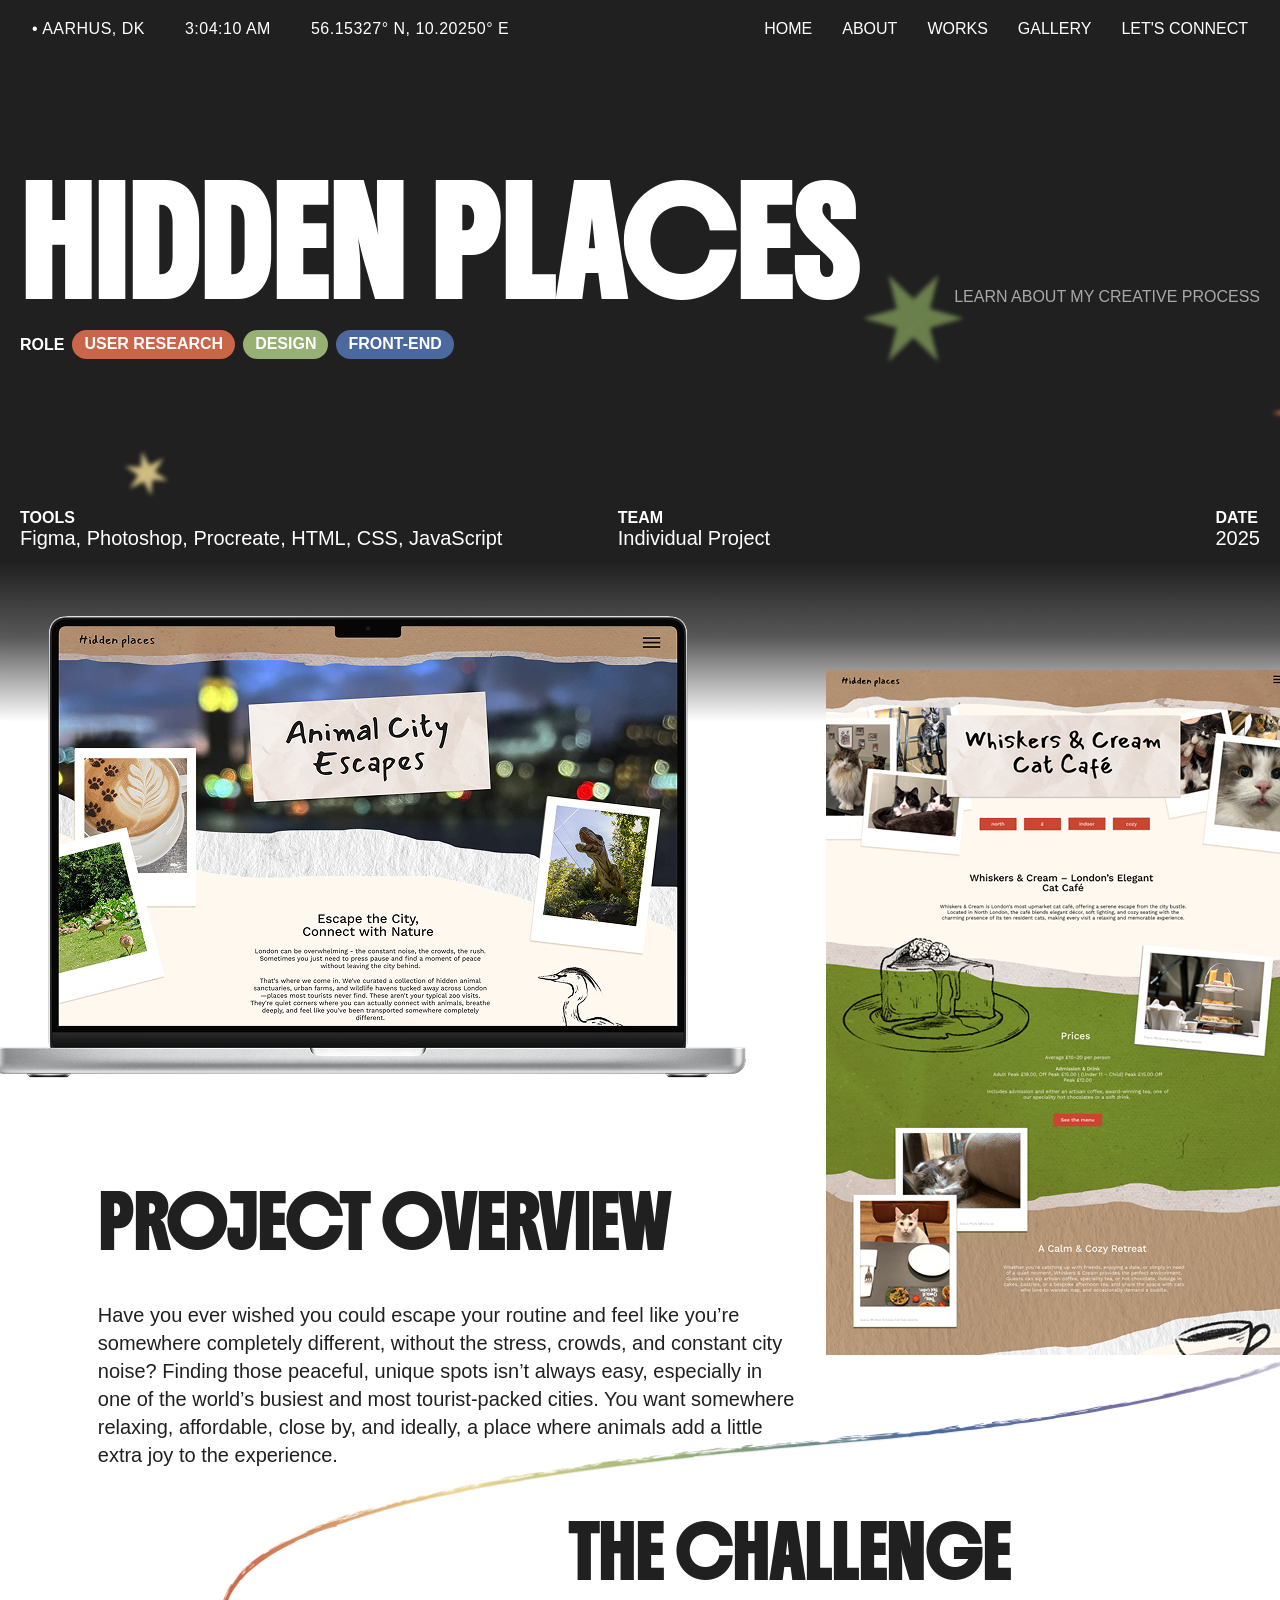
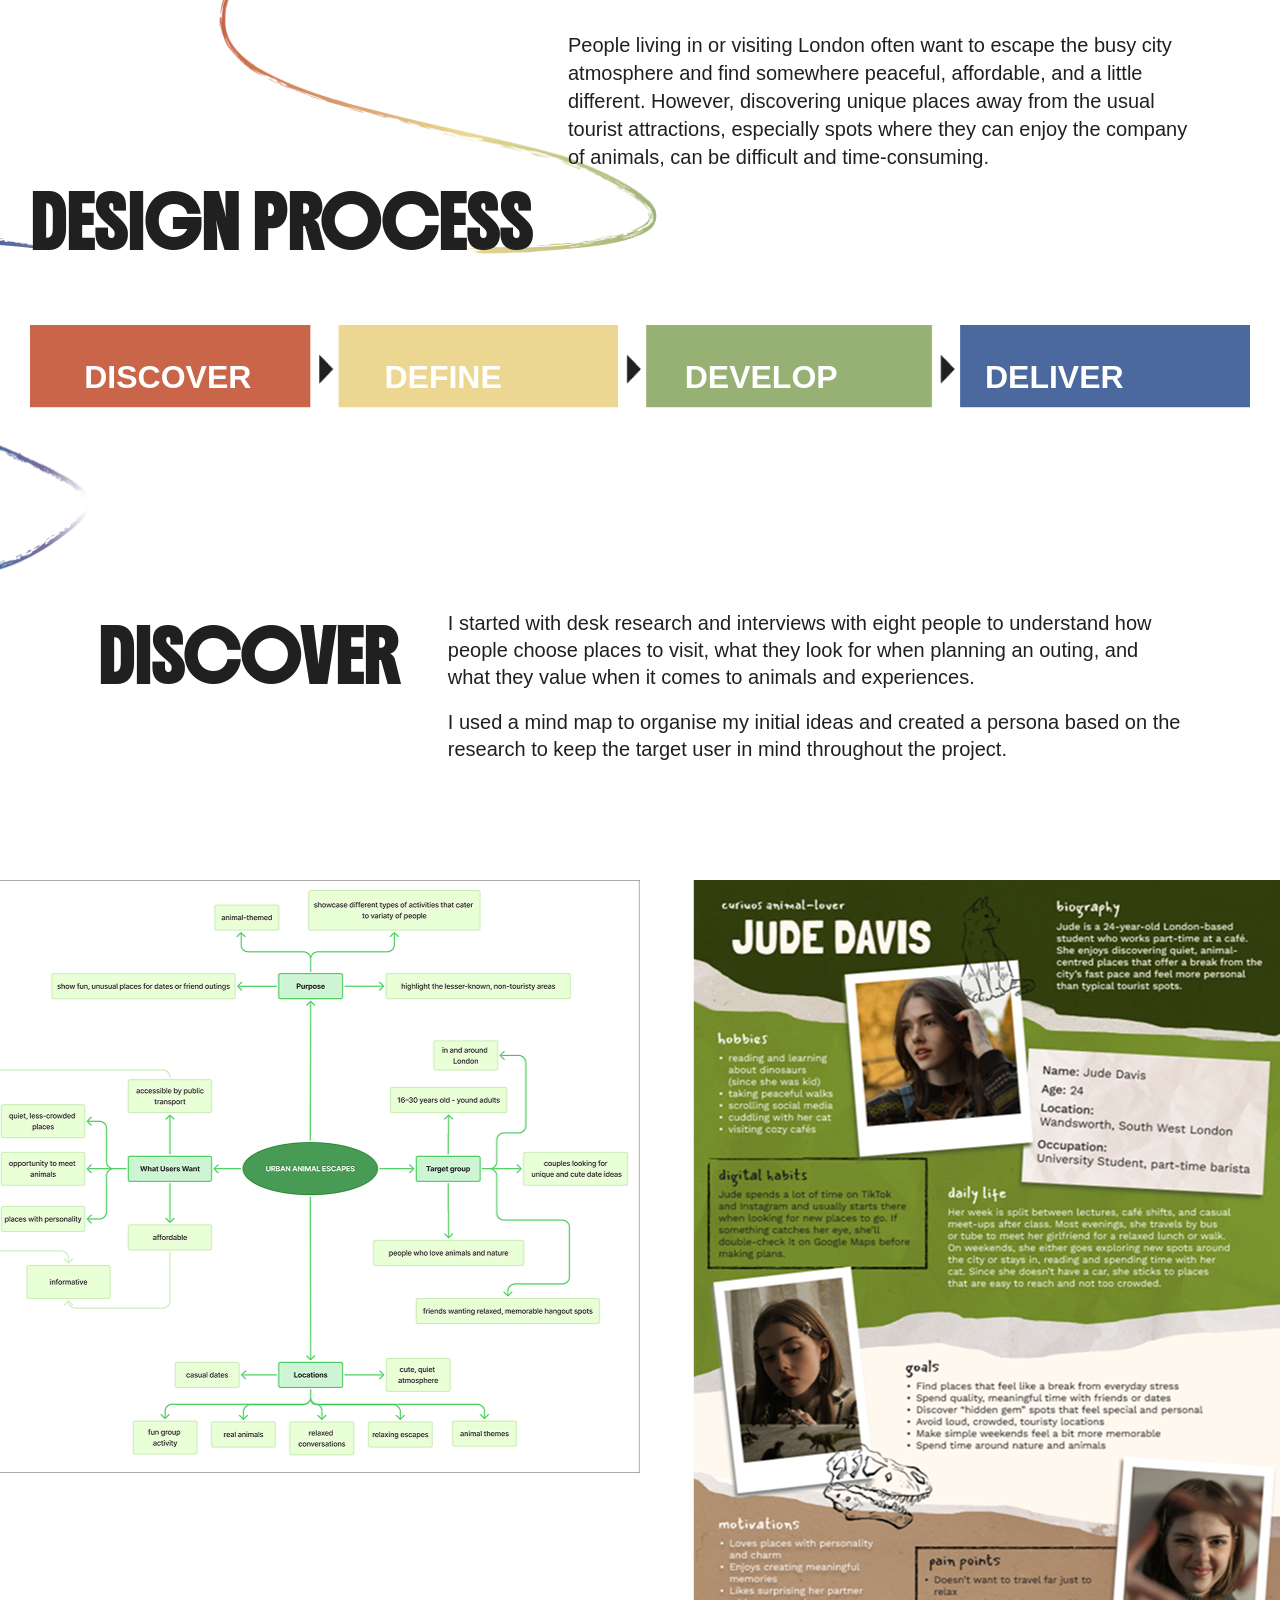
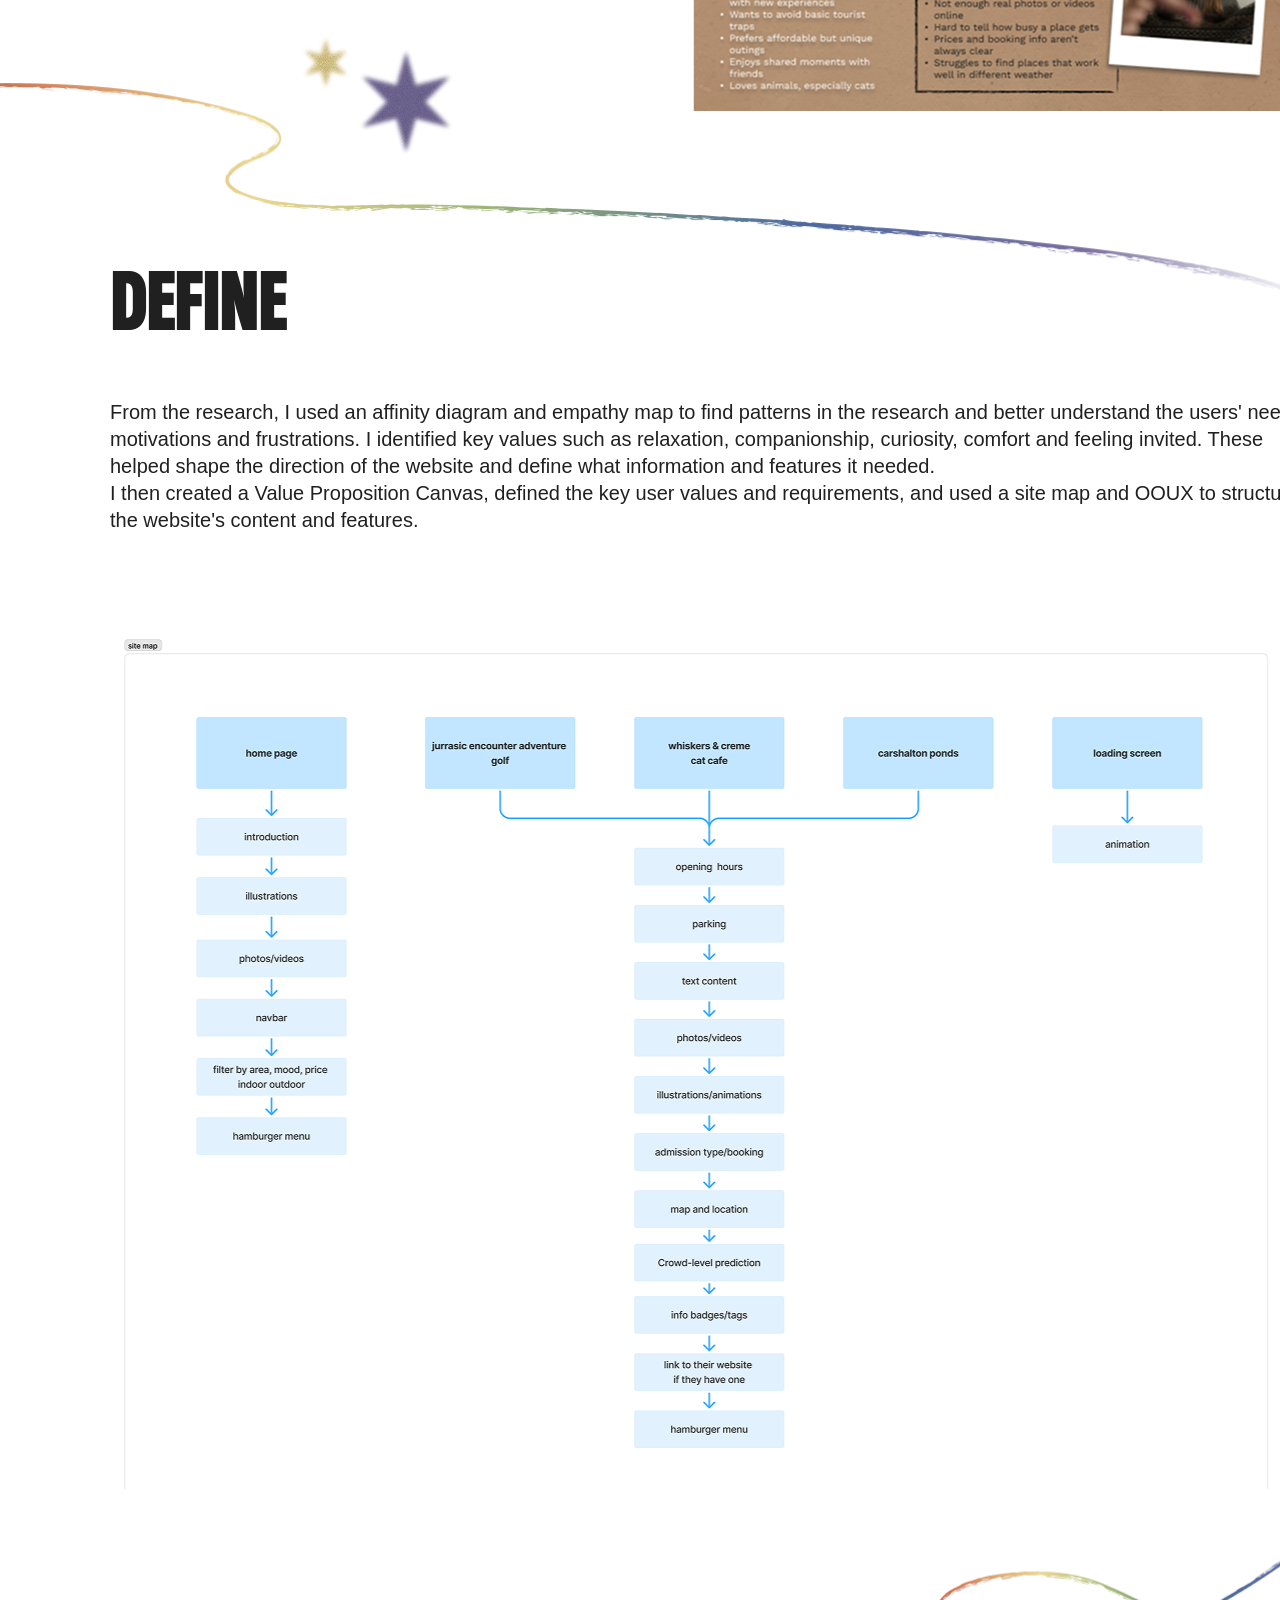
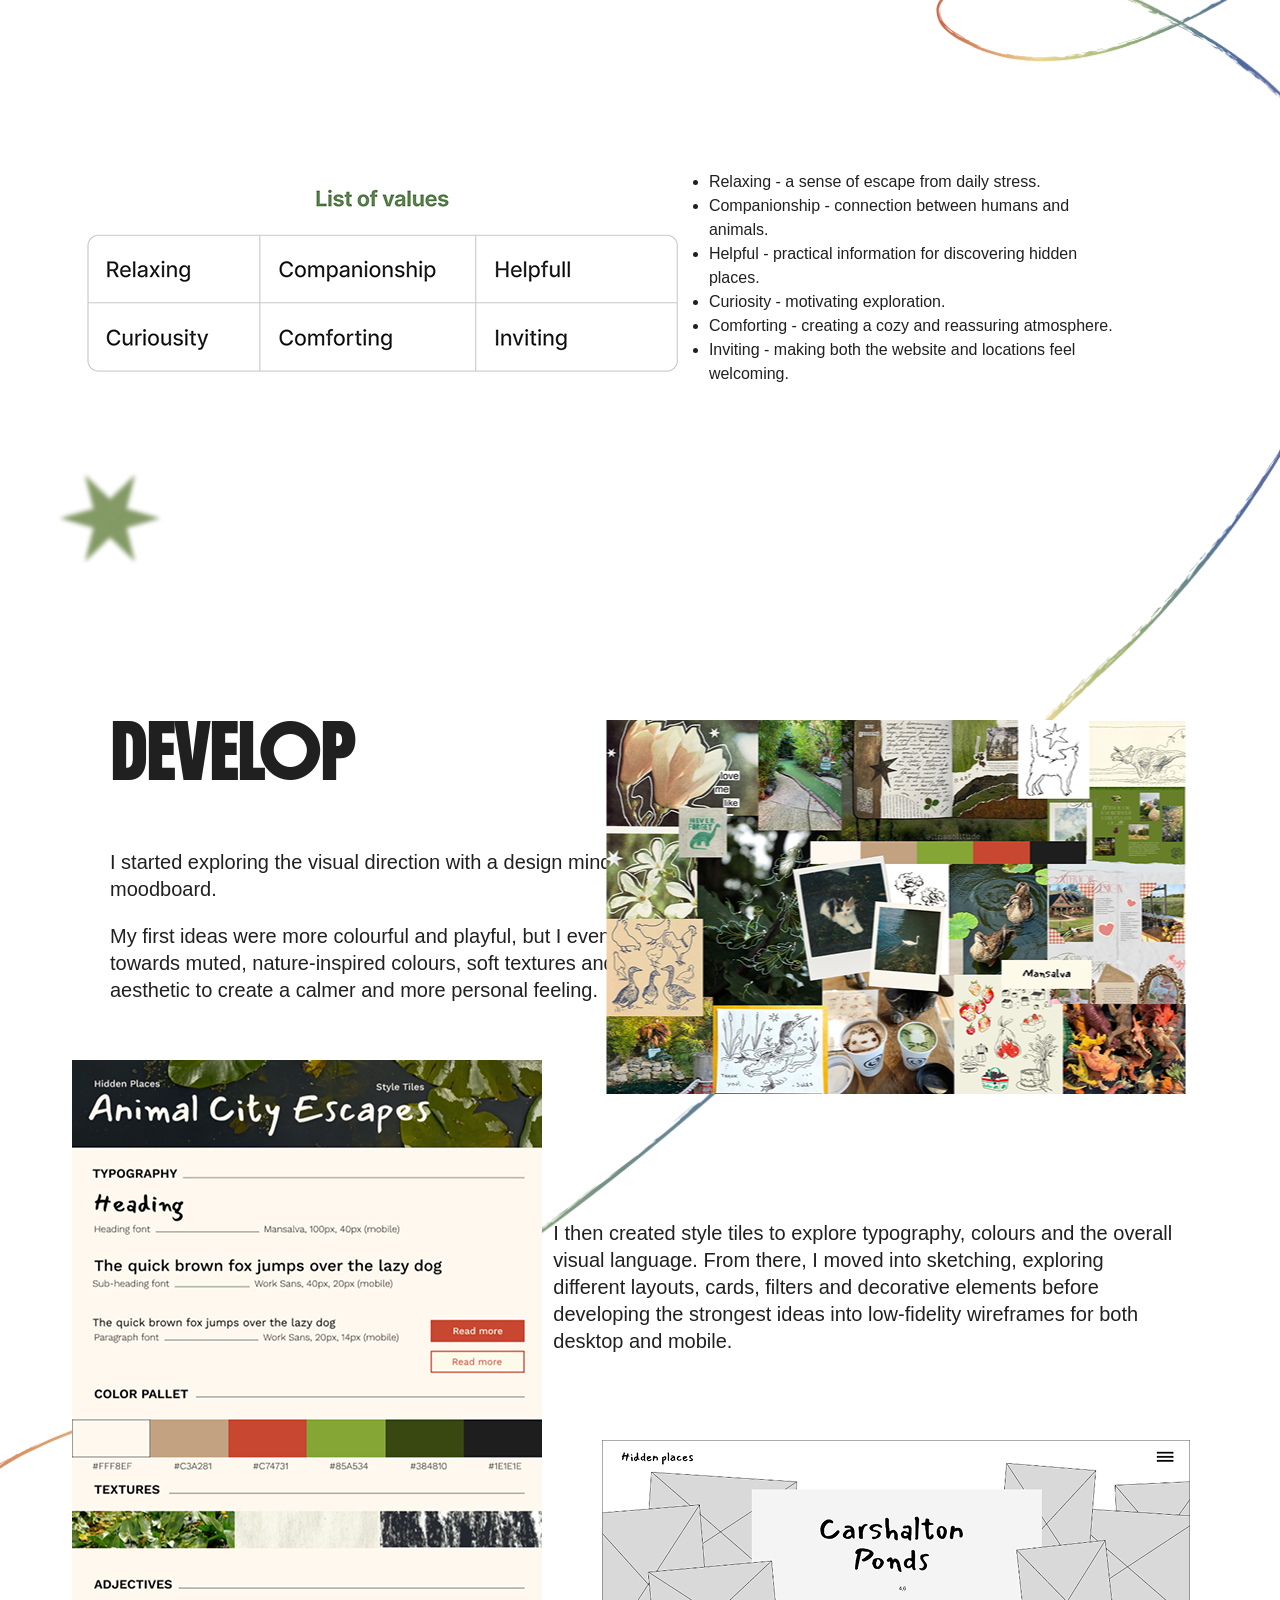
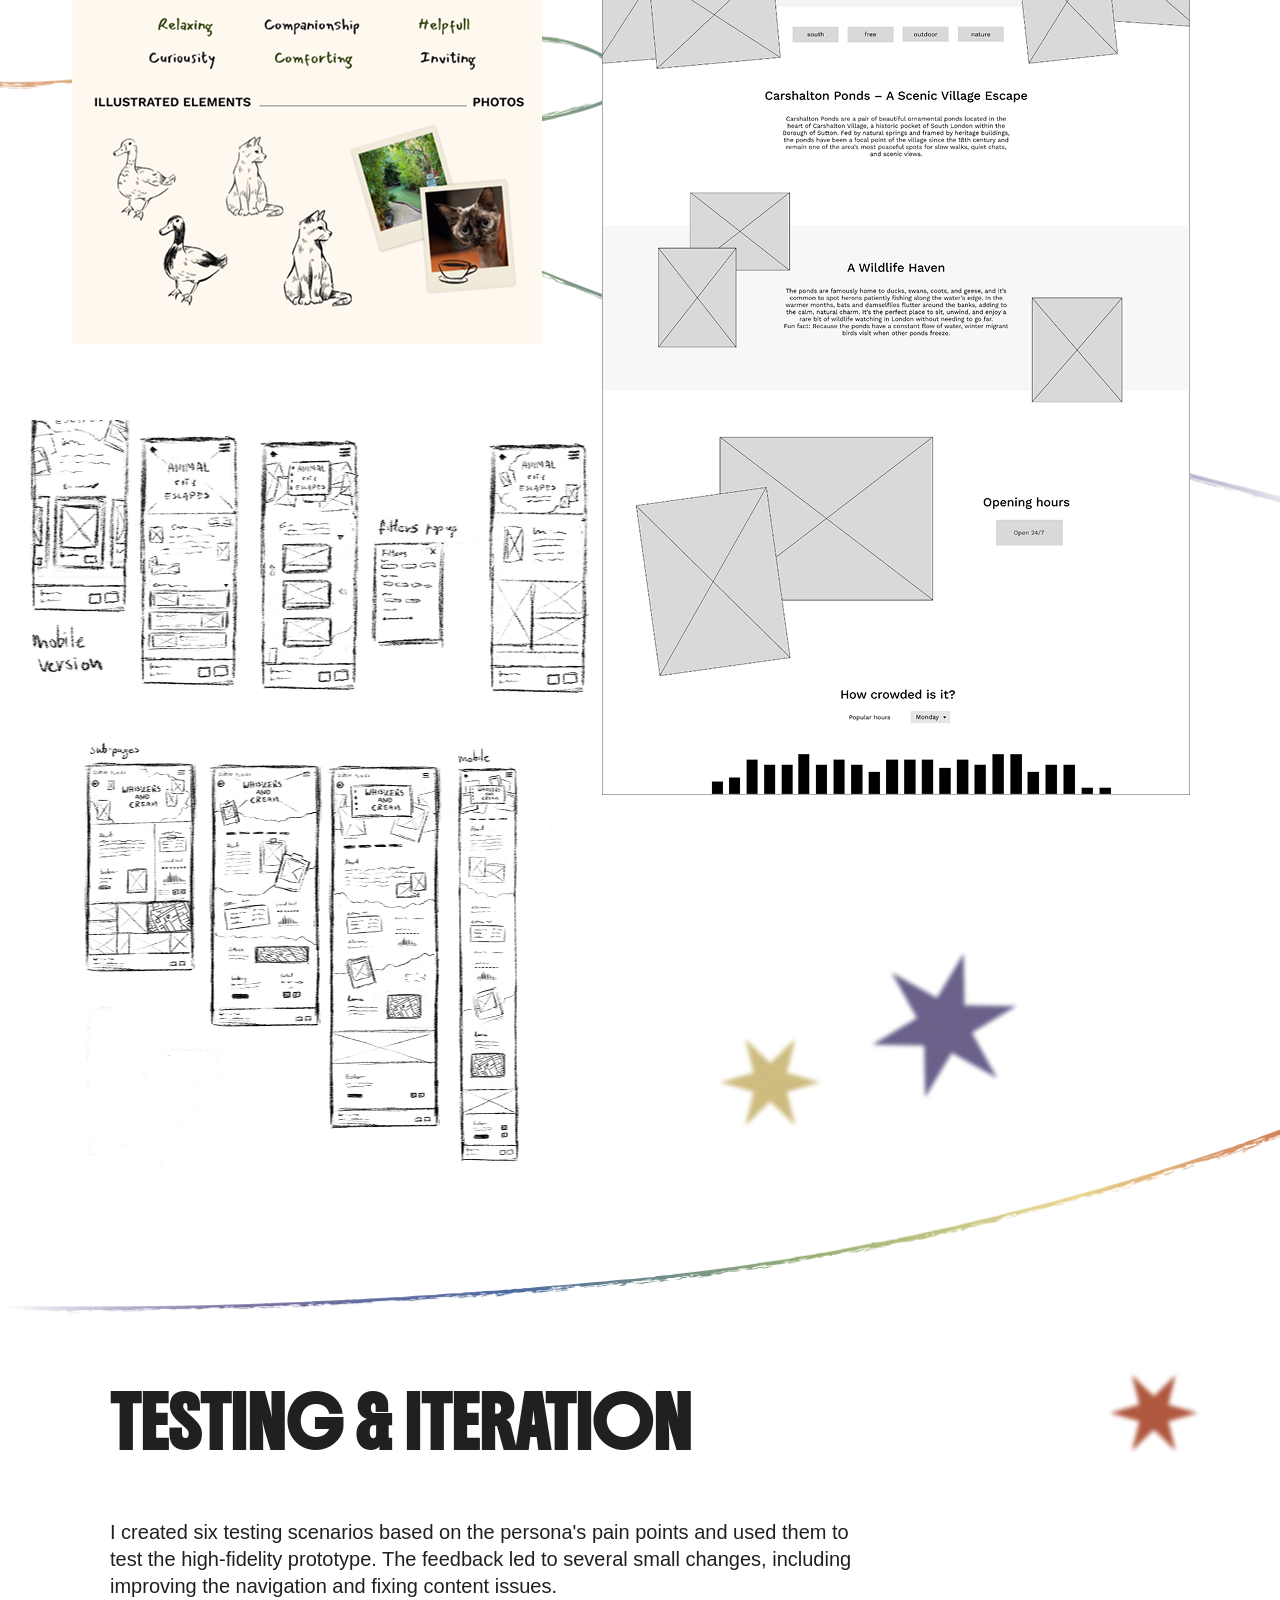
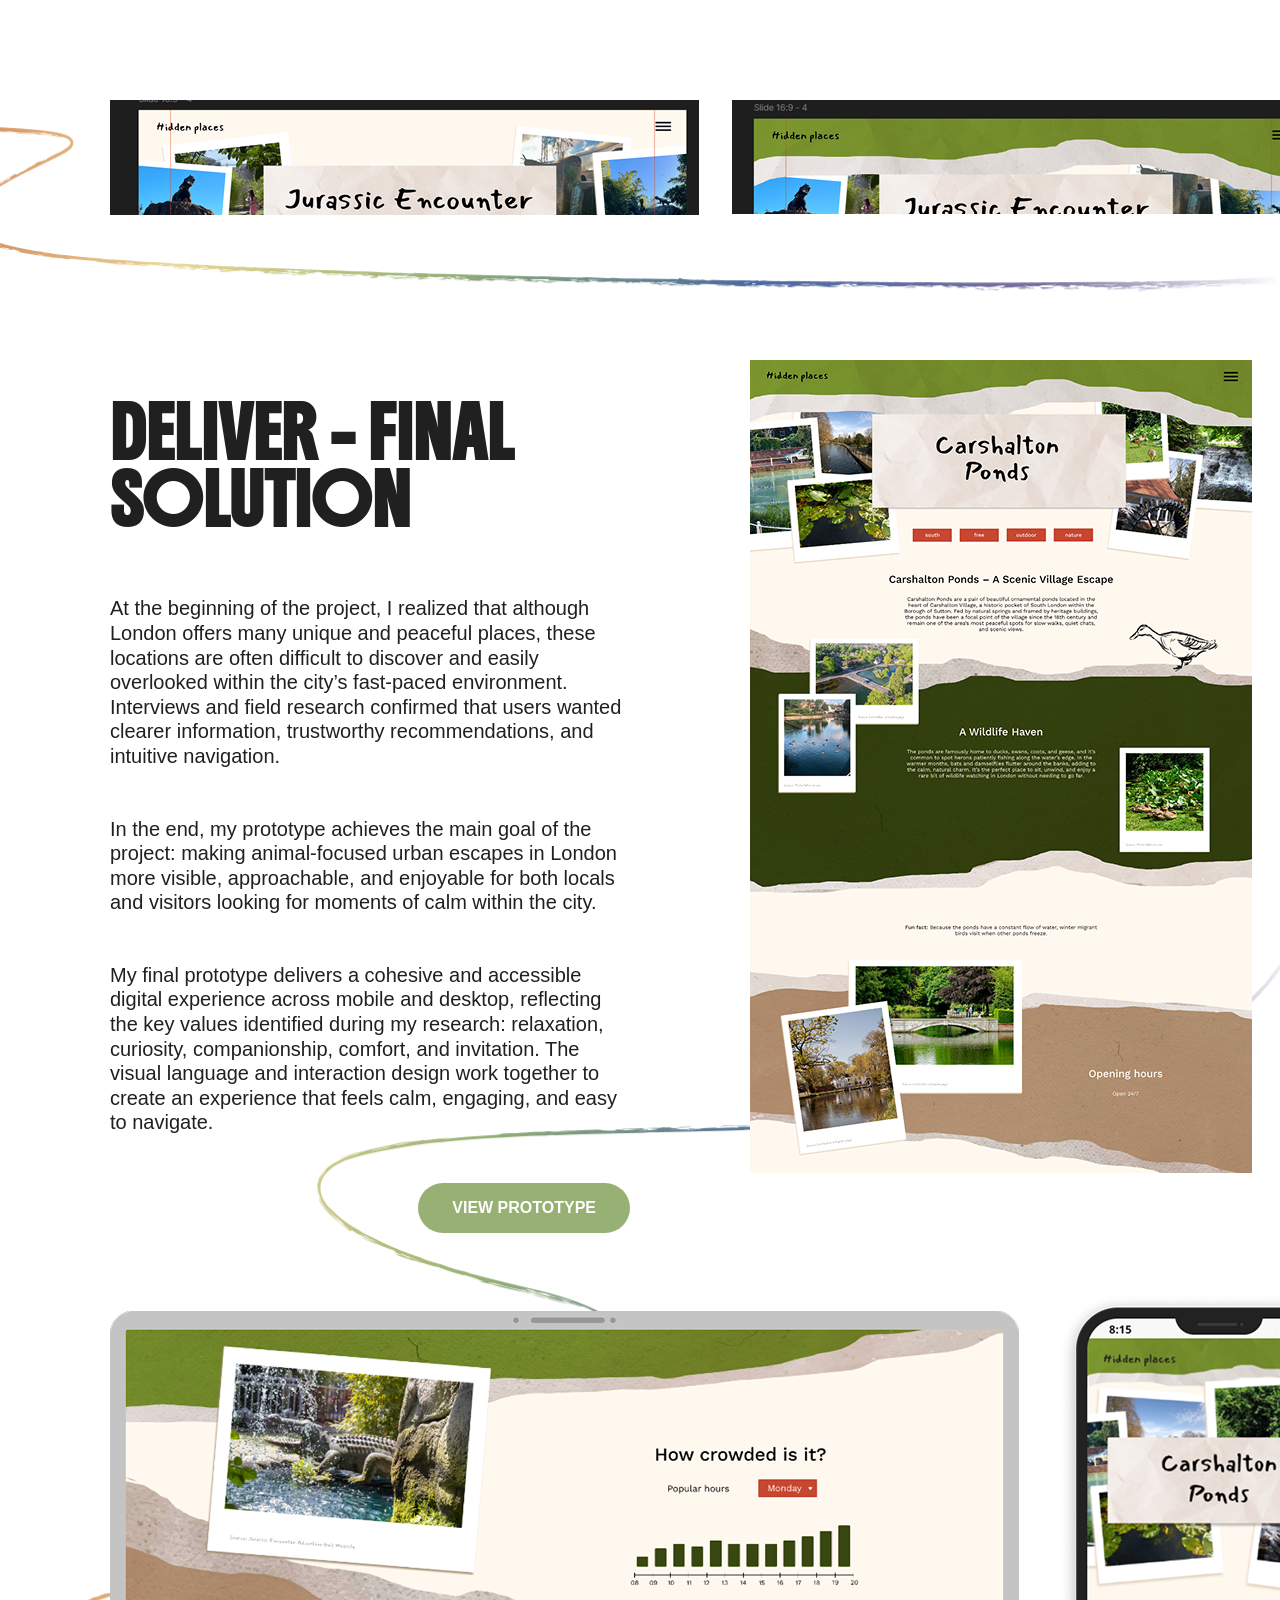
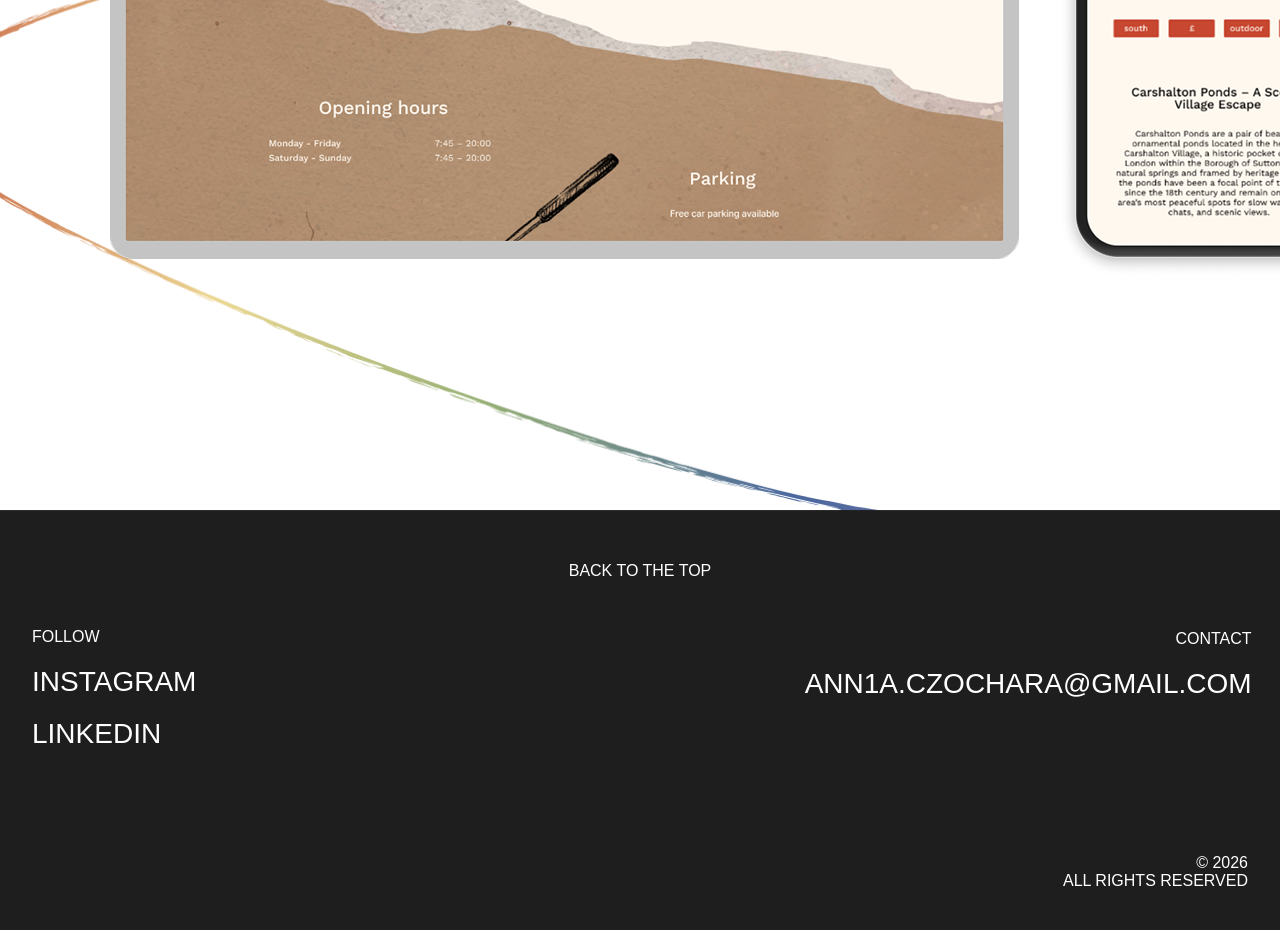
<file: hiddenplaces_page.html>
<!DOCTYPE html>
<html lang="en">
<head>
    <meta charset="UTF-8">
    <meta name="viewport" content="width=device-width, initial-scale=1.0">
    <title>Hidden Places</title>
    <link rel="stylesheet" href="hiddenplaces.css">
    <style>@import url('https://fonts.googleapis.com/css2?family=Boldonse&display=swap');</style>
    <link rel="icon" href="assets/pictures/corner_logo.svg">
</head>
<body>
        <nav>
        <div class="navbar">
            <div id="location-info">
                <span class="info-item">• AARHUS, DK</span>
                <span class="info-item"><span id="time">9:27 PM</span></span>
                <span class="info-item">56.15327° N, 10.20250° E</span>
            </div>
                <button class="nav_burger" id="nav-burger" aria-label="Toggle menu" aria-expanded="false">
                    <span></span>
                    <span></span>
                    <span></span>
                </button>
                <ul id="nav-list">
                        <!--<li class="nav-item">• AARHUS, DK</li>
                        <li class="nav-item"><span id="time">9:27 PM</span></li>
                        <li class="nav-item">56.15327° N, 10.20250° E</li>-->
                        <li class="nav-item"><a href="landing_page.html">HOME</a></li>
                        <li class="nav-item"><a href="about_page.html">ABOUT</a></li>
                        <!--<li class="nav-item"><a href="landing_page.html" onclick="window.scrollTo({ top: 1955, behavior: 'smooth' });">WORKS</a></li>-->
                        <li class="nav-item"><a href="landing_page.html#scroll-1955">WORKS</a></li>

                        <li class="nav-item"><a href="gallery_page.html">GALLERY</a></li>
                        <li class="nav-item-2"><a href="mailto:ann1a.czochara@gmail.com">LET'S CONNECT</a></li>
                </ul>
        </div>
    </nav>
    <header class="blasol_header">
        <div class="blasol_header_intro">
            <h1 class="header_landing_1">HIDDEN PLACES</h1>
            <div class="blasol_roles">
                <span class="role_label">ROLE</span>
                <span class="role_pill role_research">USER RESEARCH</span>
                <span class="role_pill role_design">DESIGN</span>
                <span class="role_pill role_frontend">FRONT-END</span>
            </div>
        </div>
        <p class="blasol_process">LEARN ABOUT MY CREATIVE PROCESS</p>
        <img src="assets/pictures/hp_header_stars.png" alt="hidden places stars" class="hiddenplaces_header_stars">
        <div class="blasol_header_meta">
            <div>
                <span class="meta_label">TOOLS</span>
                <span>Figma, Photoshop, Procreate, HTML, CSS, JavaScript</span>
            </div>
            <div>
                <span class="meta_label">TEAM</span>
                <span>Individual Project</span>
            </div>
            <div>
                <span class="meta_label">DATE</span>
                <span>2025</span>
            </div>
        </div>
    </header>
    <section class="Project_overview">  
        <div class="overview_images">
            <img src="assets/pictures/hiddenplaces_mockup_overview.png" alt="hidden places mockup" class="overview_mockup">
            <img src="assets/pictures/hideenplaces_cat_overview.png" alt="hidden places cat overview" class="hiddenplaces_cat_overview">
        </div>
        <div class="overview_text">
            <h2>PROJECT OVERVIEW</h2>
            <p>
                Have you ever wished you could escape your routine and feel like you’re somewhere completely different, without the stress, crowds, and constant city noise? Finding those peaceful, unique spots isn’t always easy, especially in one of the world’s busiest and most tourist-packed cities. You want somewhere relaxing, affordable, close by, and ideally, a place where animals add a little extra joy to the experience.
            </p>
        </div>
    </section>
    <section class="project_challenge">
        <h2>THE CHALLENGE</h2>
        <img src="assets/pictures/hp_challenge_star.png" alt="blasol challenge star" class="challenge_star">
        <p>
            People living in or visiting London often want to escape the busy city atmosphere and find somewhere peaceful, affordable, and a little different. However, discovering unique places away from the usual tourist attractions, especially spots where they can enjoy the company of animals, can be difficult and time-consuming.
        </p>
    </section>
    <section class="design_process">
        <h2>DESIGN PROCESS</h2>
        <div class="process_visual">
            <picture>
                <source media="(max-width: 800px)" srcset="assets/pictures/designprocess_blasol_mobile.png">
                <img src="assets/pictures/designprocess_blasol.png" alt="blasol process design Process(discover Define Develop Deliver)" class="blasol_process_img">
            </picture>
            <div class="process_labels" aria-hidden="true">
                <span>DISCOVER</span>
                <span>DEFINE</span>
                <span>DEVELOP</span>
                <span>DELIVER</span>
            </div>
        </div>
    </section>
    <section class="discover">
        <div class="discover_intro">
            <h2>DISCOVER</h2>
            <div class="discover_text">
                <p>
                    I started with desk research and interviews with eight people to understand how people choose places to visit, what they look for when planning an outing, and what they value when it comes to animals and experiences.
                </p>
                <p>
                    I used a mind map to organise my initial ideas and created a persona based on the research to keep the target user in mind throughout the project.
                </p>
            </div>
        </div>
        <div class="discover_images">
            <img src="assets/pictures/hp_discover_mindmap.png" alt="hidden places mindmap" class="hiddenplaces_mindmap">
            <img src="assets/pictures/hp_discover_persona.png" alt="hidden places discover persona" class="hiddenplaces_persona">
        </div>
        <img src="assets/pictures/hp_discover_stars.png" alt="stars" class="hiddenplaces_discover_stars">
    </section>
    <section class="define">
        <div class="define_intro">
            <h2>DEFINE</h2>
            <div class="define_text">
                <p>
                    From the research,  I used an affinity diagram and empathy map to find patterns in the research and better understand the users' needs, motivations and frustrations. I identified key values such as relaxation, companionship, curiosity, comfort and feeling invited. These helped shape the direction of the website and define what information and features it needed.
                </p>
                <p>
                    I then created a Value Proposition Canvas, defined the key user values and requirements, and used a site map and OOUX to structure the website's content and features.
                </p>
            </div>
        </div>
        <img src="assets/pictures/hp_define_sitemap.png" alt="hidden places define sitemap" class="hiddenplaces_sitemap">
        <!-- <img src="assets/pictures/hp_define_affinitydiagram.png" alt="hidden places define affinity diagram" class="hiddenplaces_affinitydiagram"> -->
        <img src="assets/pictures/hp_define_values.png" alt="hidden places define values" class="hiddenplaces_define_values">
        <ul class="hiddenplaces_values" value="Relaxing, Companionship, Helpful, Curiosity, Comforting, Inviting">
            <li>Relaxing - a sense of escape from daily stress.</li>
            <li>Companionship - connection between humans and animals.</li>
            <li>Helpful - practical information for discovering hidden places.</li>
            <li>Curiosity - motivating exploration.</li>
            <li>Comforting - creating a cozy and reassuring atmosphere.</li>
            <li>Inviting - making both the website and locations feel welcoming.</li>
        </ul>
    <img src="assets/pictures/hp_values_star.png" alt="stars" class="hiddenplaces_values_star">
    </section>
    <section class="develop">
        <h2>DEVELOP</h2>
        <p class="develop_text">
            I started exploring the visual direction with a design mind map and moodboard. 
        </p>
        <p>
            My first ideas were more colourful and playful, but I eventually moved towards muted, nature-inspired colours, soft textures and a scrapbook aesthetic to create a calmer and more personal feeling.
        </p>
        <img src="assets/pictures/hp_develop_moodboard.png" alt="hidden places develop moodboard" class="hiddenplaces_develop_moodboard">
        <img src="assets/pictures/hp_develop_styletile.png" alt="hidden places develop styletile" class="hiddenplaces_develop_styletile">
        <img src="assets/pictures/hp_develop_sketches.png" alt="hidden places develop sketches" class="hiddenplaces_develop_sketches">
        <img src="assets/pictures/hp_develop_lofi.png" alt="hidden places develop lofi" class="hiddenplaces_develop_lofi">
        <p class="develop_text_2">
            I then created style tiles to explore typography, colours and the overall visual language. From there, I moved into sketching, exploring different layouts, cards, filters and decorative elements before developing the strongest ideas into low-fidelity wireframes for both desktop and mobile.
        </p>
        <img src="assets/pictures/hp_develop_stars.png" alt="blasol single star develop" class="hp_develop_stars">
    </section>
    <section class="testinganditeration">
        <div class="testinganditeration_text">
            <img src="assets/pictures/hp_testing_stars.png" alt="star" class="hiddenplaces_testing_stars">
            <h2>TESTING & ITERATION</h2>
            <p>
            I created six testing scenarios based on the persona's pain points and used them to test the high-fidelity prototype. The feedback led to several small changes, including improving the navigation and fixing content issues.
            </p>
        </div>
            <img src="assets/pictures/hp_testing_changes.png" alt="testing and iteration" class="hiddenplaces_testing_iteration">
    </section>
    <section class="deliver">
        <div class="deliver_content">
            <div class="deliver_text">
                <h2>DELIVER - FINAL SOLUTION</h2>
                <p>   
                    At the beginning of the project, I realized that although London offers many unique and peaceful places, these locations are often difficult to discover and easily overlooked within the city’s fast-paced environment. Interviews and field research confirmed that users wanted clearer information, trustworthy recommendations, and intuitive navigation.
                </p>
                <p>
                    In the end, my prototype achieves the main goal of the project: making animal-focused urban escapes in London more visible, approachable, and enjoyable for both locals and visitors looking for moments of calm within the city.
                </p>
                <p>
                    My final prototype delivers a cohesive and accessible digital experience across mobile and desktop, reflecting the key values identified during my research: relaxation, curiosity, companionship, comfort, and invitation. The visual language and interaction design work together to create an experience that feels calm, engaging, and easy to navigate.
                </p>
                <button class="prototype_button" type="button" onclick="window.location.href='https://www.figma.com/proto/Rgy1cmNPzWPqRyIHjLHsLQ/HIdden-places---EXAM-PROJECT?node-id=211-867&viewport=261%2C325%2C0.04&t=a4C4hCn2cw6UlO4X-1&scaling=scale-down-width&content-scaling=fixed&starting-point-node-id=211%3A867&page-id=211%3A209'">VIEW PROTOTYPE</button>
        </div>
        <img src="assets/pictures/hp_prototype.png" alt="blasol icon" class="hp_prototype">
        <img src="assets/pictures/hp_prototype_2.png" alt="blasol final" class="hp_prototype_2">
    </section>
    <script>
        function updateTime() {
            const now = new Date();
            const aarhusTime = new Intl.DateTimeFormat('en-US', {
                hour: 'numeric',
                minute: '2-digit',
                second: '2-digit',
                hour12: true,
                timeZone: 'Europe/Copenhagen'
            }).format(now);

            document.getElementById('time').textContent = aarhusTime;
        }

        updateTime();
        setInterval(updateTime, 1000);

        const navBurger = document.getElementById('nav-burger');
        const navList = document.getElementById('nav-list');
        navBurger.addEventListener('click', () => {
            const isOpen = navList.classList.toggle('nav-open');
            navBurger.classList.toggle('active', isOpen);
            navBurger.setAttribute('aria-expanded', isOpen);
        });
        navList.querySelectorAll('a').forEach((link) => {
            link.addEventListener('click', () => {
                navList.classList.remove('nav-open');
                navBurger.classList.remove('active');
                navBurger.setAttribute('aria-expanded', 'false');
            });
        });

        const sparkleColors = ['#4B699F', '#7A6F9F', '#97B074', '#C96548', '#EBD792'];
        document.addEventListener('mousemove', (e) => {
            const sparkle = document.createElement('div');
            sparkle.className = 'sparkle';

            const randomX = (Math.random() - 0.5) * 100;
            const randomY = (Math.random() - 0.5) * 100;
            const randomColor = sparkleColors[Math.floor(Math.random() * sparkleColors.length)];

            sparkle.style.left = e.clientX + 'px';
            sparkle.style.top = e.clientY + 'px';
            sparkle.style.setProperty('--tx', randomX + 'px');
            sparkle.style.setProperty('--ty', randomY + 'px');
            sparkle.style.width = '8px';
            sparkle.style.height = '8px';
            sparkle.style.backgroundColor = randomColor;
            sparkle.style.borderRadius = '50%';

            document.body.appendChild(sparkle);

            setTimeout(() => sparkle.remove(), 600);
        });
    </script>

    <footer>
        <span class="to_top_button" onclick="window.scrollTo({ top: 0, behavior: 'smooth' });">BACK TO
            THE TOP</span>
        <div class="footer_left">
            <span>follow</span>
            <span class="footer_social" onclick="window.open('https://www.instagram.com/anniwayy.s/', '_blank')">INSTAGRAM</span>
            <span class="footer_social" onclick="window.open('https://www.linkedin.com/in/anna-czochara-231b7b2a7/', '_blank')">LINKEDIN</span>
        </div>
        <div class="footer_right">
            <span>contact</span>
            <span class="footer_email" onclick="window.location.href='mailto:ann1a.czochara@gmail.com';">ann1a.czochara@gmail.com</span>
        </div>
        <span class="copyright">© 2026 <br> all rights reserved</span>
    </footer>
</body>
</html>
</file>
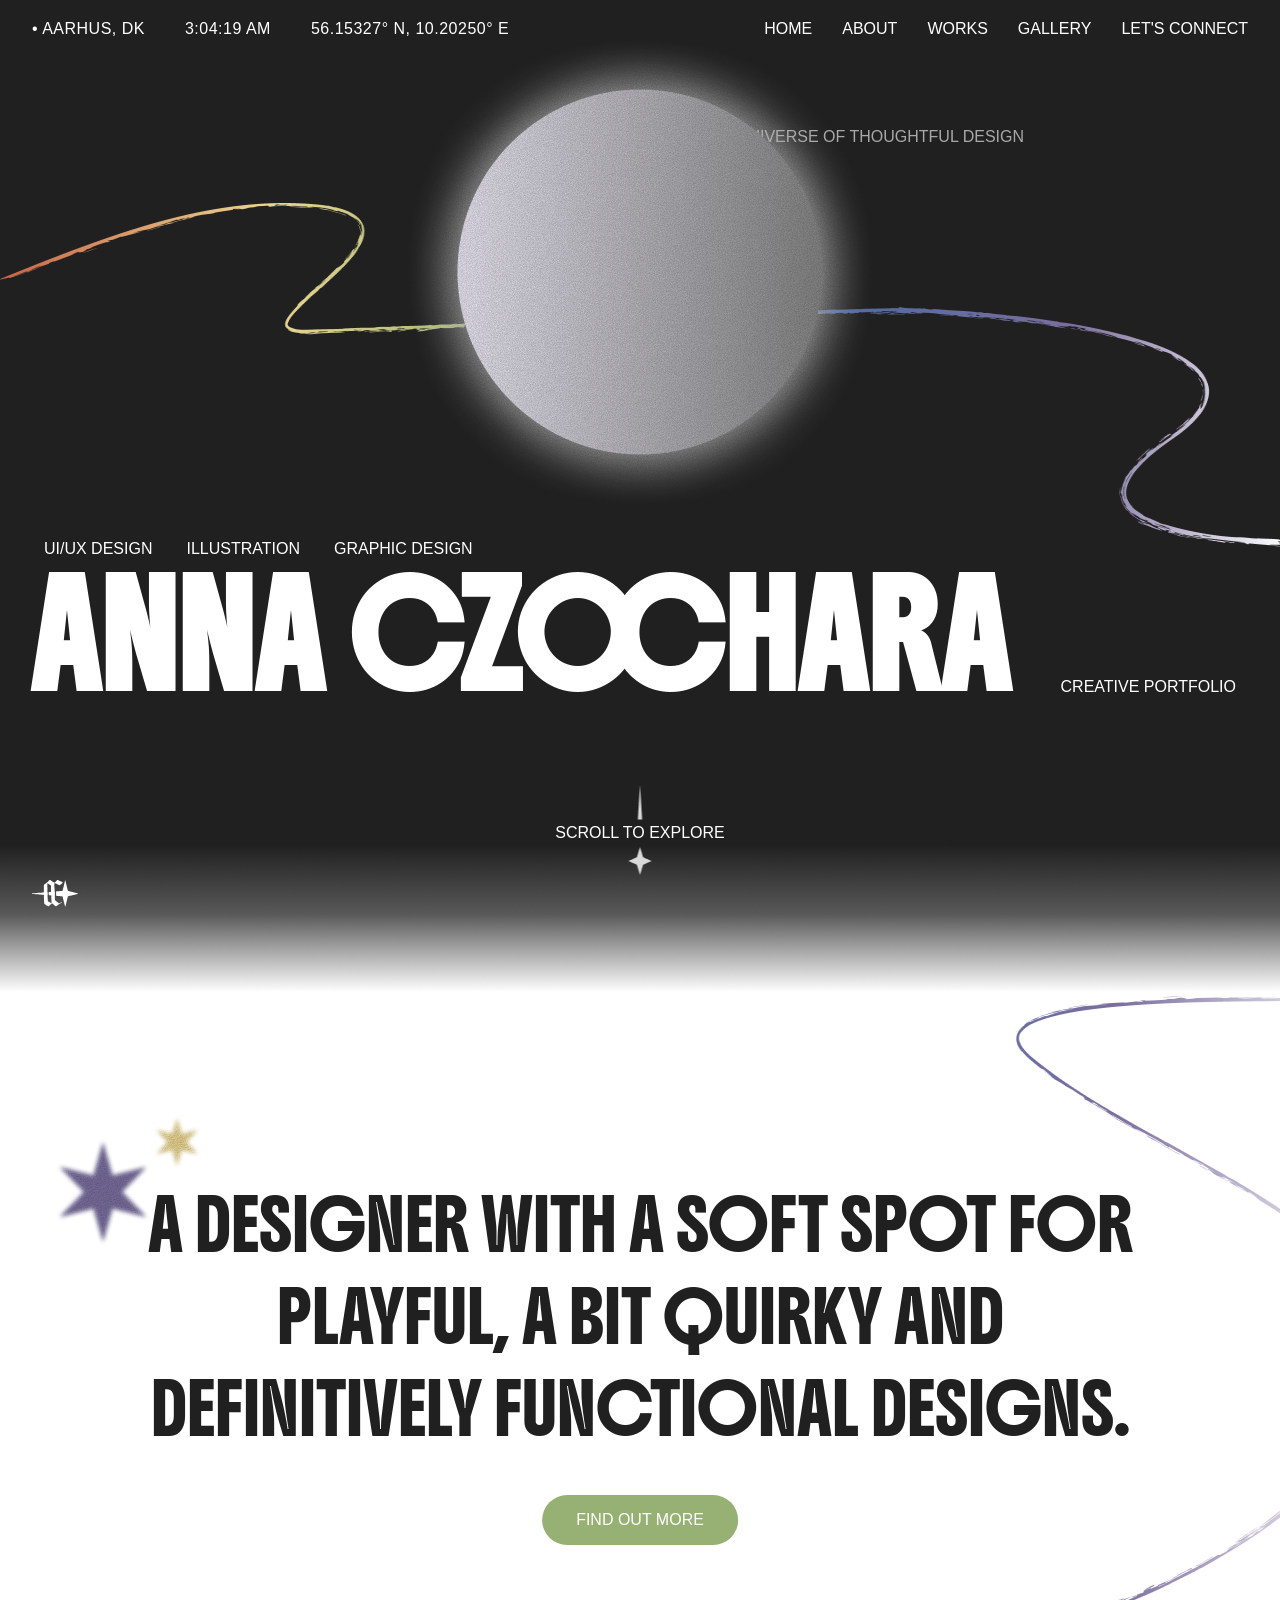
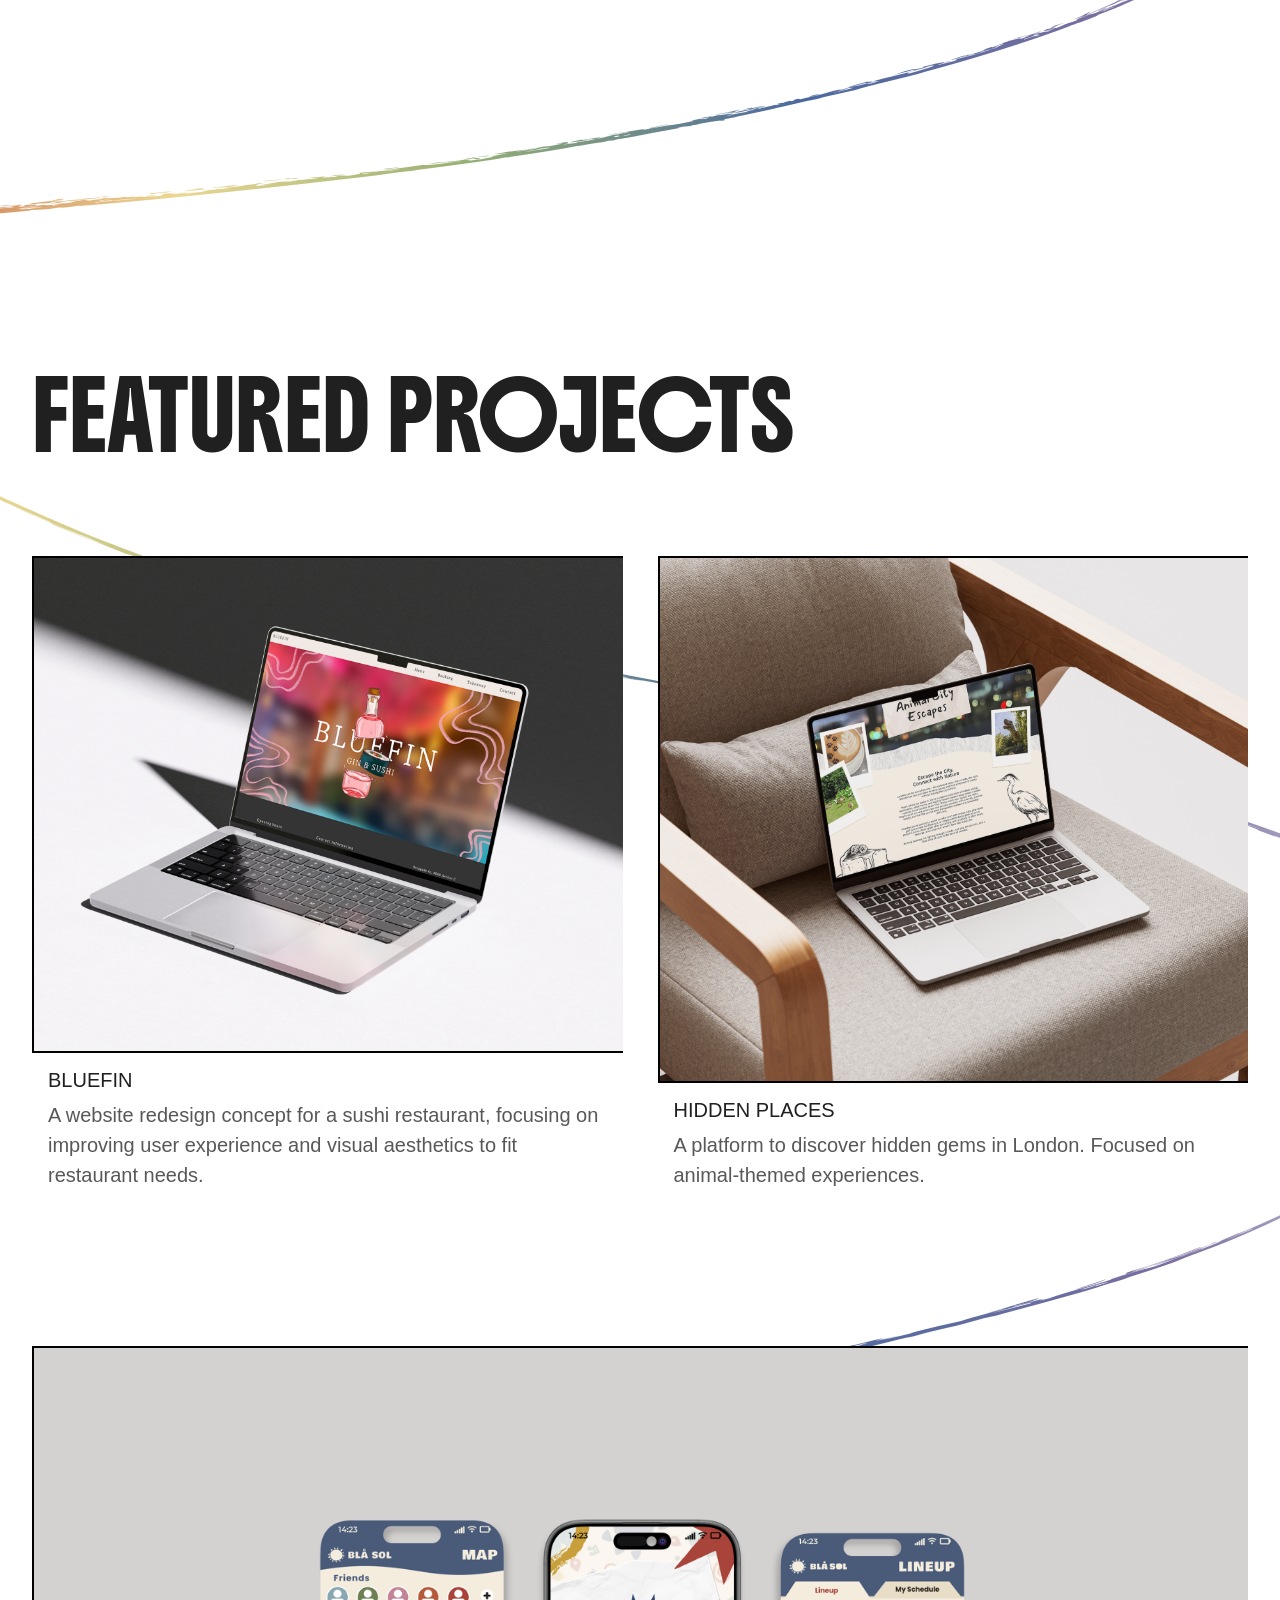
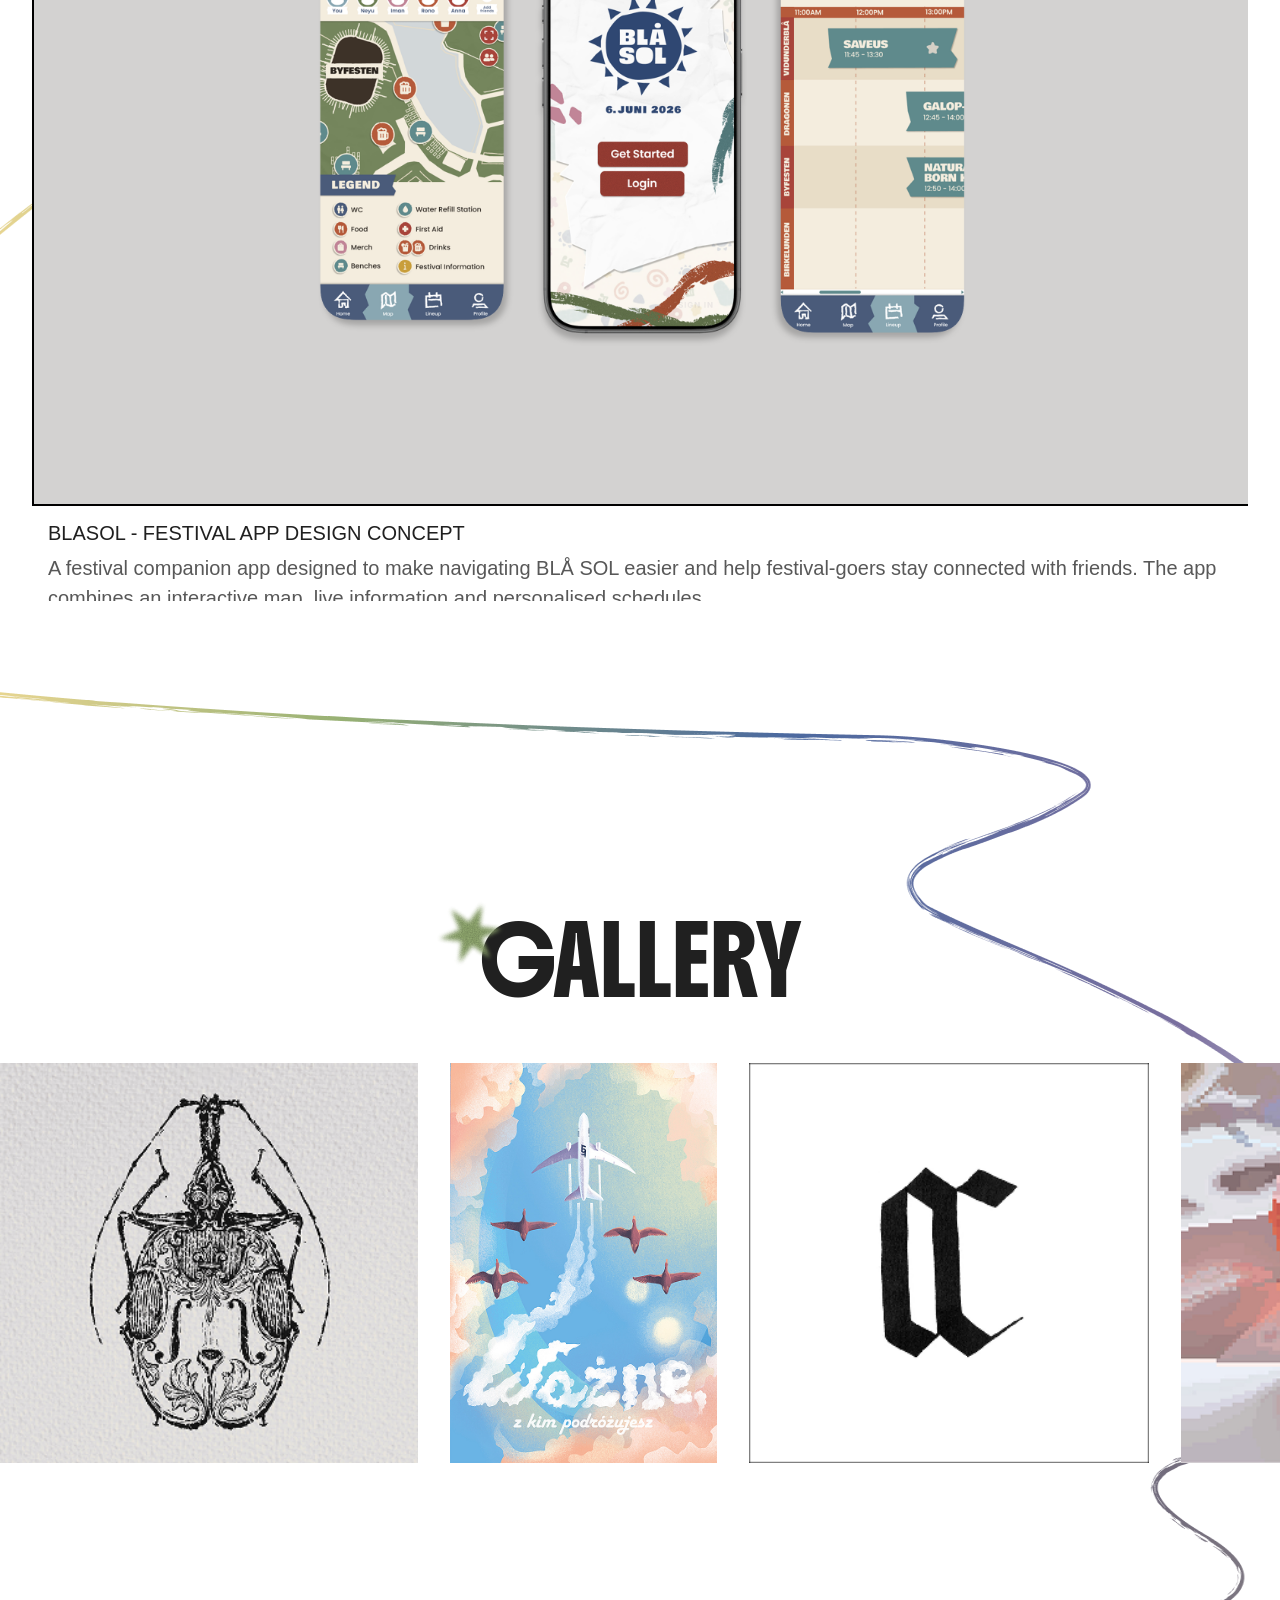
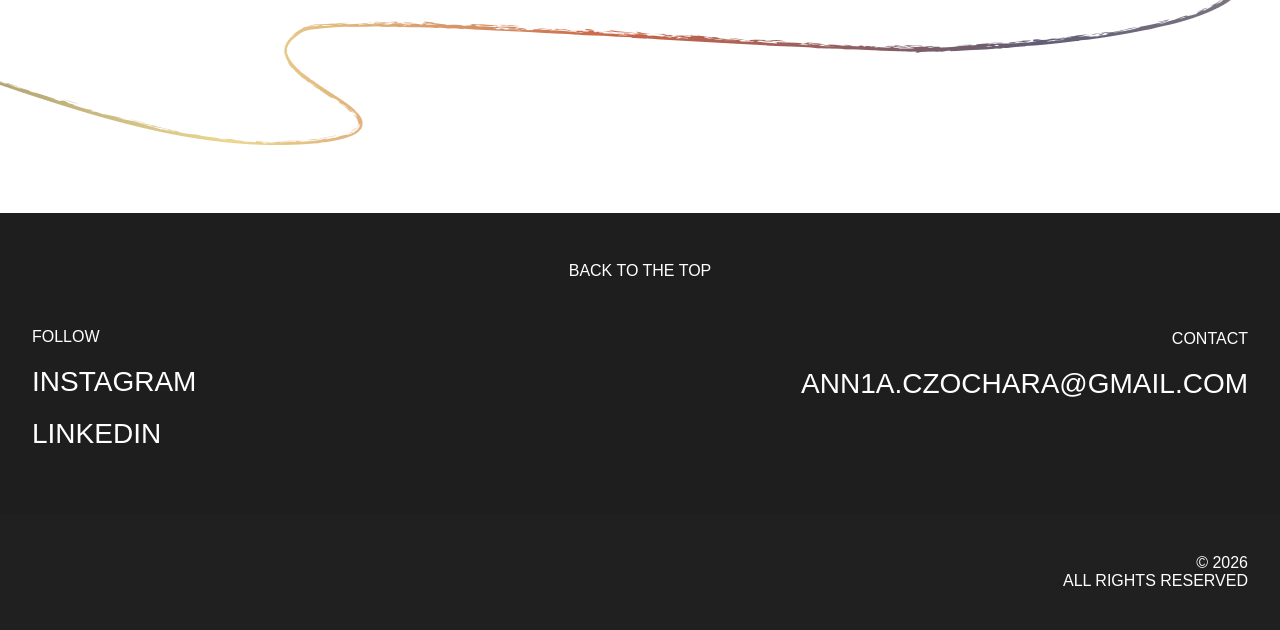
<file: landing_page.html>
<!DOCTYPE html>
<html lang="en">
<head>
    <meta charset="UTF-8">
    <meta name="viewport" content="width=device-width, initial-scale=1.0">
    <title>Anna Czochara</title>
    <link rel="stylesheet" href="styles.css">
    <link rel="icon" href="assets/pictures/corner_logo.svg">
    <style>@import url('https://fonts.googleapis.com/css2?family=Boldonse&display=swap');</style>
</head>
<body>
        <nav>
            <div class="navbar">
                <div id="location-info">
                    <span class="info-item">• AARHUS, DK</span>
                    <span class="info-item"><span id="time">9:27 PM</span></span>
                    <span class="info-item">56.15327° N, 10.20250° E</span>
                </div>
                <button class="nav_burger" id="nav-burger" aria-label="Toggle menu" aria-expanded="false">
                    <span></span>
                    <span></span>
                    <span></span>
                </button>
                <ul id="nav-list">
                        <!--<li class="nav-item">• AARHUS, DK</li>
                        <li class="nav-item"><span id="time">9:27 PM</span></li>
                        <li class="nav-item">56.15327° N, 10.20250° E</li>-->
                        <li class="nav-item"><a href="landing_page.html">HOME</a></li>
                        <li class="nav-item"><a href="about_page.html">ABOUT</a></li>
                        <li class="nav-item"><a href="#scroll-1955" >WORKS</a></li>
                        <!--<li class="nav-item"><a href="#" onclick="window.scrollTo({ top: 1955, behavior: 'smooth' });">WORKS</a></li>-->

                        <li class="nav-item"><a href="gallery_page.html">GALLERY</a></li>
                        <li class="nav-item-2"><a href="mailto:ann1a.czochara@gmail.com">LET'S CONNECT</a></li>
                </ul>
            </div>
        </nav>
    <header>
        <h3 class="header_landing_3">A UNIVERSE OF THOUGHTFUL DESIGN</h3>
        <div class="moon_wrapper">
            <img src="assets/pictures/moon_1.png" alt="Moon" class="moon-image">
            <div class="moon-circle"></div>
        </div>
        <div class="eyebrow"> 
            <h2 class="header_eyebrow">UI/UX DESIGN</h2>
            <h2 class="header_eyebrow">ILLUSTRATION</h2>
            <h2 class="header_eyebrow">GRAPHIC DESIGN</h2>
        </div>
            <div class="header_title_row">
                <h1 class="header_landing_1">ANNA CZO</h1>
                <h1 class="header_landing_2">CHARA</h1>
            </div>
            <h2 class="header_side">CREATIVE PORTFOLIO</h2>
    </header>

    <img src="assets/pictures/scroll_star.png" alt="scroll star" class="scroll_star">
    <h2 class="scroll_text">SCROLL TO EXPLORE</h2>
    <img src="assets/pictures/corner_logo.svg" alt="corner logo" class="corner_logo">

    <div>
        <img src="assets/pictures/stars_landing_about.png" alt="Stars" class="stars_landing_about">
        <h4 class="landing_about">A designer with a soft spot for playful, a bit quirky and     definitively functional designs.</h4>
        <button class="about_button" onclick="window.location.href='about_page.html'">FIND OUT MORE</button>
    </div>

    <div class="landing_projects" id="projects">
        <h4 class="landing_projects_text">FEATURED PROJECTS</h4>
        <div class="project_cards">
            <div class="project_cards_top_row">
                <div class="project_card_bluefin" onclick="window.location.href='bluefin_page.html'">
                    <img src="assets/pictures/bluefin_card_2.png" alt="Project 1" class="project_image">
                    <h5 class="project_title">Bluefin</h5>
                    <p class="project_description">A website redesign concept for a sushi restaurant, focusing on improving user experience and visual aesthetics to fit restaurant needs.</p>
                </div>
                <div class="project_card_hiddenplaces" onclick="window.location.href='hiddenplaces_page.html'">
                    <img src="assets/pictures/hiddenplaces_card_2.png" alt="Project 2" class="project_image">
                    <h5 class="project_title">Hidden Places</h5>
                    <p class="project_description">A platform to discover hidden gems in London. Focused on animal-themed experiences.</p>
                </div>
            </div>
            <div class="project_card_blasol" onclick="window.location.href='blasol_page.html'">
                <img src="assets/pictures/blasol_card_2.png" alt="Project 3" class="project_image project_image_blasol">
                <h5 class="project_title">Blasol - Festival app design concept</h5>
                <p class="project_description">A festival companion app designed to make navigating BLÅ SOL easier and help festival-goers stay connected with friends. The app combines an interactive map, live information and personalised schedules.</p>
            </div>
        </div>
    </div>

    <div class="landing_gallery">
        <img src="assets/pictures/star_gallery.png" alt="Gallery Star" class="gallery_star">
        <h4 class="landing_gallery_text">GALLERY</h4>
        <div class="gallery_carousel_wrapper" onclick="window.location.href='gallery_page.html'" style="cursor: pointer;">
            <div class="gallery_carousel_track">
                <img src="assets/pictures/violin.png" alt="Gallery 1" class="gallery_image">
                <img src="assets/pictures/wazne_poster.png" alt="Gallery 2" class="gallery_image">
                <img src="assets/pictures/ac.png" alt="Gallery 3" class="gallery_image">
                <img src="assets/pictures/pixel_glass.png" alt="Gallery 4" class="gallery_image">
                <img src="assets/pictures/wygodnie_poster.png" alt="Gallery 5" class="gallery_image">
                <img src="assets/pictures/variable_fonts_gif.gif" alt="Gallery 6" class="gallery_image">
                <img src="assets/pictures/compozition.png" alt="Gallery 7" class="gallery_image">
                <img src="assets/pictures/landscape_painting.png" alt="Gallery 8" class="gallery_image">
                <img src="assets/pictures/violin.png" alt="Gallery 1" class="gallery_image">
                <img src="assets/pictures/wazne_poster.png" alt="Gallery 2" class="gallery_image">
                <img src="assets/pictures/ac.png" alt="Gallery 3" class="gallery_image">
                <img src="assets/pictures/pixel_glass.png" alt="Gallery 4" class="gallery_image">
                <img src="assets/pictures/wygodnie_poster.png" alt="Gallery 5" class="gallery_image">
                <img src="assets/pictures/variable_fonts_gif.gif" alt="Gallery 6" class="gallery_image">
                <img src="assets/pictures/compozition.png" alt="Gallery 7" class="gallery_image">
                <img src="assets/pictures/landscape_painting.png" alt="Gallery 8" class="gallery_image">
            </div>
        </div>
    </div>
    <script>
        function handleHashScroll() {
        if (window.location.hash.startsWith('#scroll-')) {
            const topOffset = parseInt(window.location.hash.replace('#scroll-', ''), 10);
            
            if (!isNaN(topOffset)) {
            window.scrollTo({
                top: topOffset,
                behavior: 'smooth'
            });
            }
        }
        }

        // 1. Runs if you navigate from gallery.html (Page Load)
        window.addEventListener('DOMContentLoaded', handleHashScroll);

        // 2. Runs if you are already on aboutpage.html (Hash Change)
        window.addEventListener('hashchange', handleHashScroll);
    </script>
    <script>
        // Moon hover effect with dissolve
        const moonImage = document.querySelector('.moon-image');
        moonImage.addEventListener('mouseover', function() {
            this.classList.add('dissolve');
            setTimeout(() => {
                this.src = 'assets/pictures/moon_2.png';
                this.classList.remove('dissolve');
            }, 250);
        });
        moonImage.addEventListener('mouseout', function() {
            this.classList.add('dissolve');
            setTimeout(() => {
                this.src = 'assets/pictures/moon_1.png';
                this.classList.remove('dissolve');
            }, 250);
        });
        
        function updateTime() {
            const now = new Date();
            const aarhusTime = new Intl.DateTimeFormat('en-US', {
                hour: 'numeric',
                minute: '2-digit',
                second: '2-digit',
                hour12: true,
                timeZone: 'Europe/Copenhagen'
            }).format(now);
            
            document.getElementById('time').textContent = aarhusTime;
        }
        
        // Update time immediately
        updateTime();
        
        // Update every second
        setInterval(updateTime, 1000);

        const navBurger = document.getElementById('nav-burger');
        const navList = document.getElementById('nav-list');
        navBurger.addEventListener('click', () => {
            const isOpen = navList.classList.toggle('nav-open');
            navBurger.classList.toggle('active', isOpen);
            navBurger.setAttribute('aria-expanded', isOpen);
        });
        navList.querySelectorAll('a').forEach((link) => {
            link.addEventListener('click', () => {
                navList.classList.remove('nav-open');
                navBurger.classList.remove('active');
                navBurger.setAttribute('aria-expanded', 'false');
            });
        });
        
        // Sparkle cursor effect
        const sparkleColors = ['#4B699F', '#7A6F9F', '#97B074', '#C96548', '#EBD792'];
        document.addEventListener('mousemove', (e) => {
            const sparkle = document.createElement('div');
            sparkle.className = 'sparkle';
            
            const randomX = (Math.random() - 0.5) * 100;
            const randomY = (Math.random() - 0.5) * 100;
            const randomColor = sparkleColors[Math.floor(Math.random() * sparkleColors.length)];
            
            sparkle.style.left = e.clientX + 'px';
            sparkle.style.top = e.clientY + 'px';
            sparkle.style.setProperty('--tx', randomX + 'px');
            sparkle.style.setProperty('--ty', randomY + 'px');
            sparkle.style.width = '8px';
            sparkle.style.height = '8px';
            sparkle.style.backgroundColor = randomColor;
            sparkle.style.borderRadius = '50%';
            
            document.body.appendChild(sparkle);
            
            setTimeout(() => sparkle.remove(), 600);
        });
    </script>

    <footer>
        <span class="to_top_button" onclick="window.scrollTo({ top: 0, behavior: 'smooth' });">BACK TO
            THE TOP</span>
        <div class="footer_left">
            <span>follow</span>
            <span class="footer_social" onclick="window.open('https://www.instagram.com/anniwayy.s/', '_blank')">INSTAGRAM</span>
            <span class="footer_social" onclick="window.open('https://www.linkedin.com/in/anna-czochara-231b7b2a7/', '_blank')">LINKEDIN</span>
        </div>
        <div class="footer_right">
            <span>contact</span>
            <span class="footer_email" onclick="window.location.href='mailto:ann1a.czochara@gmail.com';">ann1a.czochara@gmail.com</span>
        </div>
        <span class="copyright">© 2026 <br> all rights reserved</span>
    </footer>

</body>
</html>
</file>
<file: about.css>
body {
    position: relative;
    margin: 0;
    padding: 0;
    font-family: helvetica, sans-serif;
    background-image: url('assets/pictures/about_background.png');
    background-position: center;
    background-attachment: scroll;
    background-repeat: no-repeat;
    background-size: 100% 100%;
    height: 4390px;
    width: 100vw;
    overflow-x: hidden;
    cursor: url('data:image/svg+xml;utf8,<svg xmlns="http://www.w3.org/2000/svg" width="50" height="50" viewBox="0 0 32 32"><text x="16" y="24" font-size="24" fill="white" stroke="%23202020" stroke-width="0.5" text-anchor="middle">✶</text></svg>') 16 16, auto;
}

#location-info {
    padding: 0 32px;
    display: flex;
    gap: 40px;
    font-size: 16px;
    font-weight: normal;
    letter-spacing: 0.5px;
    z-index: 1000;
    color: #fff;
    background-color: #202020;
}

.info-item { white-space: nowrap; }

nav {
    position: fixed;
    top: 0;
    left: 0;
    right: 0;
    z-index: 1000;
    font-size: 16px;
    background-color: #202020;
    padding: 20px 0;
}

.navbar {
    display: flex;
    justify-content: space-between;
    align-items: center;
    width: 100%;
    background-color: #202020;
}

.nav_burger {
    display: none;
    flex-direction: column;
    justify-content: center;
    gap: 5px;
    width: 32px;
    height: 32px;
    background: none;
    border: none;
    cursor: pointer;
    padding: 0;
    margin-right: 16px;
    z-index: 1100;
}

.nav_burger span {
    display: block;
    width: 100%;
    height: 2px;
    background-color: #fff;
    transition: transform 0.3s ease, opacity 0.3s ease;
}

.nav_burger.active span:nth-child(1) {
    transform: translateY(7px) rotate(45deg);
}

.nav_burger.active span:nth-child(2) {
    opacity: 0;
}

.nav_burger.active span:nth-child(3) {
    transform: translateY(-7px) rotate(-45deg);
}

nav ul {
    display: flex;
    list-style: none;
    margin: 0;
    padding: 0 32px;
    gap: 30px;
}

nav a {
    text-decoration: none;
    color: #fff;
    font-size: 16px;
}

nav a:hover {
    color: #97B074;
}

.nav-item { color: #fff; }


.header_about {
    display: flex;
    flex-direction: column;
    justify-content: flex-end;
    position: relative;
}

.header_about_title {
    font-size: 96px;
    font-family: 'Boldonse', sans-serif;
    color: #fff;
    margin: 0;
    line-height: 1;
    position: relative;
    top: 200px;
    left: 32px;
}

.header_about_tags {
    position: absolute;
    top: 200px;
    right: 32px;
    text-align: right;
    color: #ADADAD;
    font-size: 16px;
    font-weight: 300;
    line-height: 2;
    text-transform: uppercase;
}

.stars_header_about {
    position: absolute;
    top: 200px;
    left: 600px;
    z-index: -1;
}

.about_intro {
    display: flex;
    gap: 60px;
    padding: 80px 32px;
    align-items: flex-start;
    position: relative;
    top: 350px;
}

.about_intro_img {
    flex-shrink: 0;
    width: 520px;
    height: auto;
    position: absolute;
    top: 50px;
    left: 132px;
}

.about_intro_text {
    flex: 1;
    left: 100px;
    margin-left: 650px;
    position: relative;
    top: -30px;
}

.about_hey {
    font-size: 48px;
    font-family: 'Boldonse', sans-serif;
    color: #97B074;
    margin: 0 0 30px 0;
    line-height: 1;
}

.about_hey_name {
    font-size: 48px;
    font-family: 'Boldonse', sans-serif;
    color: #97B074;
    margin: 0 0 24px 0;
    line-height: 1;
}

.about_intro_text p {
    font-size: 20px;
    font-weight: 400;
    color: #202020;
    line-height: 1.7;
    margin: 0 0 16px 0;
    width: 680px;
}


.about_skills {
    display: flex;
    gap: 30px;
    padding: 60px 32px;
    position: relative;
    top: 340px;
    left: 118px;
}

.about_skills_col {
    flex: 1;
    display: flex;
    flex-direction: column;
}

.about_skills_col h3 {
    font-size: 32px;
    font-family: 'Boldonse', sans-serif;
    color: #202020;
    margin: 0 0 8px 0;
}

.about_skills_col ul {
    list-style: none;
    padding: 0;
    margin: 0;
    font-size: 20px;
    font-weight: 400;
    color: #202020;
    line-height: 1.6;
}

.skills_more {
    font-size: 20px;
    font-weight: 300;
    color: #202020;
    line-height: 1.2;
    margin: 14px 0 14px 0;
}

.about_skills_col ul li::before {
    content: '✦ ';
}

.about_skills_col strong {
    font-weight: 500;
}


.about_etsy {
    position: relative;
    display: flex;
    align-items: center;
    gap: 60px;
    padding: 60px 32px;
    left: 118px;
    top: 400px;
}

.about_etsy_text {
    max-width: 629px;
    font-size: 20px;
    font-weight: 400;
    color: #202020;
    line-height: 1.7;
}

.etsy_img:hover {
    transform: translateY(-5px);
    transition: transform 0.3s ease;
    
}


.about_interests {
    padding: 60px 32px;
    position: relative;
    left: 32px;
    top: 400px;
}

.about_interests h2 {
    font-size: 32px;
    font-family: 'Boldonse', sans-serif;
    color: #202020;
    margin: 0 0 60px 0;
    text-transform: uppercase;
}

.constelation {
    position: relative;
    left: 46%;
    transform: translateX(-50%);
}


.about_interests_chart {
    position: relative;
    height: 480px;
    width: 100%;
}

.interest_node {
    position: relative;
    font-size: 16px;
    font-weight: 400;
    color: #202020;
    text-transform: uppercase;
    letter-spacing: 0.5px;
}

.interest_star {
    color: #202020;
    font-size: 16px;
    display: block;
    margin-bottom: 4px;
}


.about_awards {
    padding: 60px 32px;
    position: relative;
    top: -40px;
    left: 50%;
    transform: translateX(-50%);
}

.about_awards h2 {
    font-size: 96px;
    font-family: 'Boldonse', sans-serif;
    color: #202020;
    margin: 0 0 40px 0;
}

.award_item {
    display: flex;
    gap: 60px;
    align-items: flex-start;
}

.award_image {
    width: 500px;
    flex-shrink: 0;
    position: relative;
}

.award_content {
    flex: 1;
}

.award_label {
    font-size: 16px;
    font-family: 'Helvetica', sans-serif;
    font-weight: 400;
    color: #888;
    text-transform: uppercase;
    letter-spacing: 1px;
    margin: 0 0 12px 0;
    max-width: 800px;
}

.award_title {
    font-size: 36px;
    font-family: 'Boldonse', sans-serif;
    color: #202020;
    margin: 0 0 24px 0;
    line-height: 1.6;
}

.award_subtitle {
    font-size: 16px;
    font-family: 'Helvetica', sans-serif;
    font-weight: 300;
    color: #202020;
    margin: 0 0 24px 0;
    line-height: 1.1;
    position: relative;
    left: 230px;
    top: -32px;
}

.award_content p {
    font-size: 20px;
    font-weight: 300;
    color: #202020;
    line-height: 1.7;
    max-width: 623px;
    margin: 0 0 14px 0;
}

.award_button {
    display: inline-block;
    margin-top: 16px;
    padding: 14px 28px;
    background-color: #97B074;
    color: #fff;
    font-size: 13px;
    font-weight: 600;
    letter-spacing: 1px;
    border-radius: 300px;
    text-decoration: none;
    text-transform: uppercase;
    cursor: pointer;
    border: none;
}

.award_button:hover {
    background-color: #202020;
    animation: dissolve 0.5sp;
}

.to_top_button {
    position: absolute;
    bottom: 340px;
    right: 50%;
    transform: translateX(50%);
    color: #fff;
    padding: 10px 20px;
    cursor: pointer;
    font-size: 16px;
    z-index: 1000;
}

footer {
    position: absolute;
    bottom: 0px;
    left: 0;
    right: 0;
    background-color: #202020;
    padding: 40px 32px;
    box-sizing: border-box;
    color: #ffffff;
}

.footer_left {
    position: absolute;
    bottom: 180px;
    display: flex;
    flex-direction: column;
    align-items: flex-start;
    gap: 20px;
    font-size: 16px;
    text-transform: uppercase;
}

.footer_right {
    position: absolute;
    bottom: 230px;
    right: 32px;
    display: flex;
    flex-direction: column;
    align-items: flex-end;
    gap: 20px;
    text-transform: uppercase;
}

.footer_social, .footer_email {
    font-family: 'helvetica neue', sans-serif;
    font-weight: 500;
    cursor: pointer;
    color: #fff;
    text-decoration: none;
    font-size: 28px;
    text-transform: uppercase;
}

.footer_social:hover, .footer_email:hover {
    color: #97B074;
}

.copyright {
    font-family: 'helvetica neue', sans-serif;
    font-weight: 300;
    color: #fff;
    font-size: 16px;
    text-align: right;
    text-transform: uppercase;
    bottom: 0;
    display: block;
}

.corner_logo {
    position: fixed;
    top: 880px;
    left: 32px;
    z-index: 1000;
}

.sparkle {
    position: fixed;
    pointer-events: none;
    border-radius: 50%;
    animation: sparkleAnimation 1s ease-out forwards;
    z-index: 9999;
}

@keyframes sparkleAnimation {
    0% { opacity: 1; transform: translate(0, 0) scale(1); }
    100% { opacity: 0; transform: translate(var(--tx), var(--ty)) scale(0); }
}

@media (max-width: 800px) {
    body {
        height: auto;
        background-image: url('assets/pictures/about_background_mobile.png');
        background-position: center top;
        background-size: auto;
    }

    .navbar {
        flex-wrap: wrap;
        justify-content: flex-start;
        gap: 16px;
    }

    #location-info {
        padding: 0 16px;
        gap: 16px;
        font-size: 12px;
        flex-wrap: wrap;
    }

    nav {
        padding: 14px 0;
    }

    nav ul {
        display: none;
        flex-direction: column;
        position: absolute;
        top: 100%;
        left: 0;
        right: 0;
        padding: 20px 16px;
        gap: 20px;
        background-color: #fff;
    }

    nav ul.nav-open {
        display: flex;
        box-shadow: 0 12px 20px rgba(0, 0, 0, 0.2);
    }

    .nav_burger {
        display: flex;
        margin-left: auto;
        margin-right: 16px;
    }

    nav ul a, .nav-item-2 a {
        color: #202020;
        font-size: 16px;
    }

    .header_about {
        padding: 120px 16px 40px;
    }

    .header_about_title {
        position: static;
        top: auto;
        left: auto;
        font-size: 44px;
    }

    .header_about_tags {
        position: relative;
        top: auto;
        right: auto;
        text-align: left;
        margin-top: -30px;
        margin-bottom: 30px;
    }

    .stars_header_about {
        display: none;
    }

    .about_intro {
        flex-direction: column;
        padding: 40px 16px;
        top: 0;
        gap: 24px;
    }

    .about_intro_img {
        width: 100%;
        height: auto;
        position: relative;
        top: 0;
        left: 0;
        margin-bottom: 30px;
    }

    .about_intro_text {
        left: 0;
        margin-left: 0;
        top: 0;
    }

    .about_intro_text p {
        width: auto;
    }

    .about_hey {
        color: #202020;
    }
    .about_hey_name {
        color: #202020;
    }

    .about_skills {
        flex-direction: column;
        padding: 20px 16px;
        top: 0;
        left: 0;
        gap: 40px;
    }

    .about_etsy {
        flex-wrap: wrap;
        justify-content: center;
        align-items: center;
        padding: 40px 16px;
        left: 0;
        top: 0;
        gap: 20px;
    }

    .about_etsy_text {
        flex-basis: 100%;
        text-align: center;
    }

    .etsy_img {
        width: 80px;
        height: auto;

    }

    .about_interests {
        padding: 40px 16px;
        left: 0;
        top: 0;
    }

    .constelation {
        left: 50%;
        width: 90%;
        max-width: 100%;
    }

    .about_awards {
        padding: 40px 16px;
        top: 0;
        left: 0;
        transform: none;
    }

    .about_awards h2 {
        font-size: 48px;
    }

    .award_item {
        flex-direction: column;
        gap: 24px;
    }

    .award_image {
        width: 100%;
    }

    .award_subtitle {
        left: 0;
        top: 0;
    }

    .award_content p {
        max-width: 100%;
    }

    .to_top_button {
        position: relative;
        bottom: auto;
        right: auto;
        transform: none;
        display: block;
        text-align: center;
        margin: 30px auto 0;
    }

    footer {
        position: relative;
        height: auto;
        padding: 40px 16px 30px;
        display: flex;
        flex-direction: column;
        gap: 30px;
    }

    .footer_left,
    .footer_right {
        position: static;
        align-items: flex-start;
        gap: 10px;
    }

    .footer_social, .footer_email {
        font-size: 20px;
    }

    .copyright {
        text-align: left;
        bottom: auto;
    }
}
</file>
<file: bluefin.css>
body {
    position: relative;
    margin: 0;
    padding: 0;
    font-family: helvetica neue, helvetica, sans-serif;
    background-image: url('assets/pictures/bluefin_background.png');
    background-position: center;
    background-attachment: scroll;
    background-repeat: no-repeat;
    background-size: 100% 100%;
    min-height: 10623px;
    width: 100vw;
    overflow-x: hidden;
    cursor: url('data:image/svg+xml;utf8,<svg xmlns="http://www.w3.org/2000/svg" width="50" height="50" viewBox="0 0 32 32"><text x="16" y="24" font-size="24" fill="white" stroke="%23202020" stroke-width="0.5" text-anchor="middle">✶</text></svg>') 16 16, auto;
}

#location-info {
    padding: 0px 32px;
    display: flex;
    gap: 40px;
    font-size: 16px;
    font-weight: normal;
    letter-spacing: 0.5px;
    z-index: 1000;
    color: #fff;
    background-color: #202020;
}

.info-item {
    white-space: nowrap;
}

nav {
    position: fixed;
    top: 0px;
    left: 0px;
    right: 0px;
    z-index: 1000;
    font-size: 16px;
    box-sizing: border-box;
    background-color: #202020;
    padding: 20px 0;
}

nav ul {
    display: flex;
    list-style: none;
    margin: 0;
    padding: 0 32px;
    gap: 30px;
}

nav a {
    text-decoration: none;
    color: #fff;
    font-size: 16px;
}

nav a:hover {
    color: #97B074;
}

.navbar {
    display: flex;
    justify-content: space-between;
    align-items: center;
    width: 100%;
    background-color: #202020;
}

.nav_burger {
    display: none;
    flex-direction: column;
    justify-content: center;
    gap: 5px;
    width: 32px;
    height: 32px;
    background: none;
    border: none;
    cursor: pointer;
    padding: 0;
    margin-right: 16px;
    z-index: 1100;
}

.nav_burger span {
    display: block;
    width: 100%;
    height: 2px;
    background-color: #fff;
    transition: transform 0.3s ease, opacity 0.3s ease;
}

.nav_burger.active span:nth-child(1) {
    transform: translateY(7px) rotate(45deg);
}

.nav_burger.active span:nth-child(2) {
    opacity: 0;
}

.nav_burger.active span:nth-child(3) {
    transform: translateY(-7px) rotate(-45deg);
}

.nav-item {
    color: #fff;
}

.to_top_button {
    position: absolute;
    bottom: 340px;
    right: 50%;
    transform: translateX(50%);
    color: #fff;
    padding: 10px 20px;
    cursor: pointer;
    font-size: 16px;
    z-index: 1000;
}

footer {
    position: absolute;
    bottom: 0;
    left: 0;
    right: 0;
    background-color: #1e1e1e;
    padding: 40px 32px;
    box-sizing: border-box;
    color: #ffffff;
}

.footer_left {
    position: absolute;
    bottom: 180px;
    display: flex;
    flex-direction: column;
    align-items: flex-start;
    gap: 20px;
    font-size: 16px;
    text-transform: uppercase;
}

.footer_right {
    position: absolute;
    bottom: 230px;
    right: 2.222%;
    display: flex;
    flex-direction: column;
    align-items: flex-end;
    gap: 20px;
    text-transform: uppercase;
}

.footer_social, .footer_email {
    font-family: 'helvetica neue', sans-serif;
    font-weight: 500;
    cursor: pointer;
    color: #fff;
    text-decoration: none;
    font-size: 28px;
    text-transform: uppercase;
}

.footer_social:hover, .footer_email:hover {
    color: #97B074;
}

.copyright {
    font-family: 'helvetica neue', sans-serif;
    font-weight: 300;
    color: #fff;
    font-size: 16px;
    text-align: right;
    text-transform: uppercase;
    bottom: 0;
    display: block;
}
.sparkle {
    position: fixed;
    pointer-events: none;
    width: 8px;
    height: 8px;
    background-color: #fff;
    border-radius: 50%;
    box-shadow: 0 0 8px rgba(255, 255, 255, 0.8);
    animation: sparkleAnimation 1s ease-out forwards;
    z-index: 9999;
}

@keyframes sparkleAnimation {
    0% {
        opacity: 1;
        transform: translate(0, 0) scale(1);
    }
    100% {
        opacity: 0;
        transform: translate(var(--tx), var(--ty)) scale(0);
    }
}

.blasol_header {
    position: relative;
    height: 390px;
    box-sizing: border-box;
    padding: 80px 20px 34px;
    color: #fff;
    --header-offset: 160px;
}

.blasol_header_intro,
.blasol_process,
.blasol_header_meta {
    transform: translateY(var(--header-offset));
}

.blasol_header_intro {
    position: absolute;
    left: 20px;
    top: 120px;
}

.bluefin_header_stars {
    position: absolute;
    left: 120px;
    top: 100px;
    width: auto;
    height: auto;
    pointer-events: none;
    z-index: 0;
}


.challenge_star {
    position: absolute;
    top: 100px;
    width: auto;
    pointer-events: none;
    z-index: 0;
}

.discover_define_star {
    position: absolute;
    left: 78%;
    top: -250px;
    width: auto;
    height: auto;
    pointer-events: none;
    z-index: 0;
}

.blasol_define_single_star {
    position: absolute;
    left: 13.889%;
    top: 1600px;
    width: auto;
    height: auto;
    pointer-events: none;
    z-index: 0;

}
.blasol_develop_stars {
    position: absolute;
    left: 6.944%;
    top: 450px;
    width: auto;
    height: auto;
    pointer-events: none;
    z-index: 0;

}
.blasol_single_star_develop {
    position: absolute;
    left: 55.556%;
    top: 2200px;
    width: auto;
    height: auto;
    pointer-events: none;
    z-index: 0;
}

.header_landing_1 {
    font-size: 96px;
    font-family: 'Boldonse', sans-serif;
    color: #fff;
    line-height: 0.95;
    margin: 0 0 -40px;
    transform: translateY(-80px);
    position: relative;
    z-index: 1;
}

.blasol_roles {
    display: flex;
    align-items: center;
    gap: 8px;
    font-size: 16px;
    font-weight: 700;
    transform: translateY(0px);
    position: relative;
    z-index: 1;
}

.role_label,
.meta_label {
    font-size: 16px;
    font-weight: 700;
    font-family: 'helvetica neue', sans-serif;
}

.role_pill {
    border-radius: 999px;
    padding: 5px 12px;
    line-height: 1.15;
    display: inline-flex;
    align-items: center;
    justify-content: center;
    transform: translateY(-1px);
}

.role_research {
    background-color: #C96548;
}

.role_design {
    background-color: #97B074;
}

.role_frontend {
    background-color: #4B699F;
}

.blasol_process {
    position: absolute;
    right: 20px;
    top: 198px;
    margin: 0;
    color: #a8a8a8;
    font-size: 16px;
    font-weight: 400;
    transform: translateY(90px);
}

.blasol_header_meta {
    font-family: 'helvetica neue', sans-serif;
    position: absolute;
    left: 20px;
    right: 20px;
    bottom: 0px;
    display: grid;
    grid-template-columns: 1fr 1fr auto;
    gap: 40px;
    font-size: 20px;
}

.blasol_header_meta div {
    display: flex;
    flex-direction: column;
}

.Project_overview {
    position: relative;
    min-height: 650px;
    box-sizing: border-box;
    padding: 120px 80px;
    display: flex;
    align-items: center;
    justify-content: center;
    gap: 280px;
    color: #202020;
    right: 25%;
    transform: translateY(300px);
}

.overview_images {
    display: flex;
    flex-direction: row;
    position: relative;
    align-items: center;
    width: auto;
    height: auto;
    pointer-events: none;
    z-index: 0;
    gap: 20px;
}

.overview_text {
    position: relative;
    width: 1060px;
    right: 48%;
}

.overview_text h2 {
    font-family: 'Boldonse', sans-serif;
    font-size: 48px;
    line-height: 1.4;
    margin: 0 0 24px;
    color: #202020;
}

.overview_text p {
    font-family: 'helvetica neue', sans-serif;
    max-width: 1060px;
    margin: 0;
    font-size: 20px;
    line-height: 1.4;
    color: #202020;
}


.hiddenplaces_cat_overview {
    position: relative;
    left: 6.944%;
    width: auto;
    height: auto;
    pointer-events: none;
    z-index: 0;
}

.project_challenge h2 {
    font-family: 'Boldonse', sans-serif;
    font-size: 48px;
    line-height: 1.4;
    margin: 0 0 24px;
    color: #202020;
}

.project_challenge p {
    font-family: 'helvetica neue', sans-serif;
    font-size: 20px;
    line-height: 1.4;
    margin: 0 0 18px;
    color: #202020;
}

.design_process {
    position: relative;
    box-sizing: border-box;
    padding: 160px 30px;
    top: -100px;
  
}

.design_process h2 {
    font-family: 'Boldonse', sans-serif;
    font-size: 48px;
    line-height: 1.4;
    margin: 60px 80px 24px;
    color: #202020;

}

.process_visual {
    position: relative;
    margin-top: 80px;
}

.blasol_process_img {
    width: 100%;
    height: auto;
    display: block;
}

.process_labels {
    position: absolute;
    left: 1%;
    right: 4%;
    top: 62%;
    transform: translateY(-50%);
    display: grid;
    grid-template-columns: repeat(4, 1fr);
    gap: 42px;
    pointer-events: none;
}

.process_labels span {
    font-family: 'helvetica neue', sans-serif;
    font-size: 32px;
    font-weight: 700;
    color: #fff;
    line-height: 1;
    padding-left: 42px;
}

.discover {
    box-sizing: border-box;
    color: #202020;
}

.discover_intro {
    display: grid;
    grid-template-columns: 260px 1fr;
    gap: 90px;
    align-items: start;
    max-width: 1180px;
    margin: 0 100px 110px;
}

.discover h2 {
    font-family: 'Boldonse', sans-serif;
    font-size: 48px;
    line-height: 1.4;
    margin: 0;
    color: #202020;
    transform: translateY(14px);
}

.discover_text {
    max-width: 1000px;
}

.discover_text p {
    font-family: 'helvetica neue', sans-serif;
    font-size: 20px;
    line-height: 1.35;
    margin: 0 0 18px;
    color: #202020;
}


.user_wants {
    font-family: 'helvetica neue', sans-serif;
    color: #202020;
    transform: translateY(-220px);
}

.user_wants h3 {
    font-size: 20px;
    font-weight: 400;
    margin: 0 0 14px;
}

.user_wants ul {
    margin: 0 0 28px 20px;
    padding: 0;
}

.user_wants li {
    font-size: 20px;
    line-height: 1.25;
    font-weight: 700;
}

.user_wants p {
    font-size: 16px;
    line-height: 1.35;
    margin: 0;
    max-width: 420px;
}

.define {
    position: relative;
    box-sizing: border-box;
    min-height: 1900px;
    padding: 170px 90px 160px;
    color: #202020;
}

.define h2 {
    font-family: 'Boldonse', sans-serif;
    font-size: 48px;
    line-height: 1.4;
    margin: 0 0 42px;
    color: #202020;
}

.define p {
    font-family: 'helvetica neue', sans-serif;
    font-size: 20px;
    line-height: 1.35;
    max-width: 620px;
    margin: 0;
    color: #202020;
}

.hiddenplaces_sitemap {
    display: block;
    width: auto;
    height: auto;
    left: 36%;
}

.hiddenplaces_affinitydiagram {
    display: block;
    width: auto;
    height: auto;
    max-width: 900px;
    position: absolute;
    top: 980px;
    left: 64%;
    transform: translateX(-50%);
    z-index: 2;
}

.develop {
    position: relative;
    box-sizing: border-box;
    min-height: 2400px;
    padding: 220px 90px 180px;
    top: 50px;
}

.develop h2 {
    font-family: 'Boldonse', sans-serif;
    font-size: 48px;
    line-height: 1.4;
    margin: 0 0 42px;
    color: #202020;
}

.develop p {
    font-family: 'helvetica neue', sans-serif;
    font-size: 20px;
    line-height: 1.35;
    max-width: 900px;
    margin: 0;
    color: #202020;
}

.develop_text_2 {
    position: absolute;
    right: 8%;
    top: 700px;
    width: 560px;
}

.bluefin_develop_colorpalette {
    display: flex;
    width: auto;
    height: auto;
    margin-right: auto;
    position: relative;
    top: 220px;
    width: 100%;
    left: 50%;
    transform: translateX(-50%);
}

.bluefin_develop_fonts {
    display: flex;
    width: auto;
    height: auto;
    margin-top: 300px;
}

.requirements {
    position: relative;
    margin-top: 300px;
    font-family: 'helvetica neue', sans-serif;
    font-size: 20px;
    line-height: 1.35;
    color: #202020;
    max-width: 900px;
}


.deliver {
    position: relative;
    box-sizing: border-box;
    min-height: 2300px;
    padding: 0px 90px 180px;
    color: #202020;
}

.deliver_content {
    display: grid;
    gap: 60px;
    align-items: center;
    max-width: 1280px;
    margin: 0 auto;
}

.deliver_content h2 {
    font-family: 'Boldonse', sans-serif;
    font-size: 48px;
    line-height: 1.4;
    margin: 0 0 42px;
    color: #202020;
}

.deliver_text {
    display: flex;
    flex-direction: column;
}

.deliver p,
.deliver h3,
.deliver li,
.deliver li span {
    font-family: 'helvetica neue', sans-serif;
    font-size: 20px;
    line-height: 1.35;
    color: #202020;
}

.deliver p {
    margin: 0 0 48px;
}

.deliver h3 {
    font-weight: 400;
    margin: 0 0 20px;
}

.deliver ul {
    list-style: none;
    margin: 0;
    padding: 0;
}

.deliver li {
    position: relative;
    margin: 0 0 18px;
    padding-left: 34px;
}

.deliver li strong,
.deliver li span {
    display: block;
}

.deliver li strong {
    font-weight: 700;
}

.deliver li span {
    max-width: 520px;
    font-weight: 400;
}

.deliver li::before {
    content: "";
    position: absolute;
    left: 0;
    top: 0.45em;
    width: 13px;
    height: 13px;
    border-radius: 50%;
    background-color: #4B699F;
}

.bluefin_hifi_home {
    display: block;
    position: relative;
    width: auto;
    height: auto;
    margin: 260px auto 42px;
    top: 140px;
}

.bluefin_hifi_other {
    display: block;
    position: relative;
    width: auto;
    height: auto;
    margin: 260px auto 42px;
    top: 120px;
}

.deliver > p {
    max-width: 760px;
    margin: 0 0 0 70px;
}

.blasol_icon {
    position: absolute;
    right: 14.583%;
    top: 1500px;
    width: auto;
    height: auto;
}

.blasol_final {
    display: block;
    width: auto;
    height: auto;
    margin: 260px auto 42px;
}

.prototype_button {
    display: block;
    width: fit-content;
    margin: 0 0 0 auto;
    padding: 16px 34px;
    border: none;
    border-radius: 999px;
    background-color: #97B074;
    color: #fff;
    font-family: 'helvetica neue', sans-serif;
    font-size: 16px;
    font-weight: 700;
    cursor: pointer;
}

.Project_overview {
    min-height: 820px;
    margin-top: 100px;
    padding: 80px 70px 0;
    display: block;
    right: auto;
    transform: none;
}

.overview_images {
    position: absolute;
    top: 80px;
    left: 50%;
    right: auto;
    transform: translateX(-50%);
    gap: 70px;
    align-items: flex-start;
}

.hiddenplaces_cat_overview {
    left: 0;
    margin-top: 100px;
}

.overview_text {
    position: absolute;
    top: 700px;
    left: 7.639%;
    right: 7.639%;
    width: 700px;
}

.overview_text h2,
.project_challenge h2,
.design_process h2,
.discover h2,
.define h2,
.develop h2,
.testinganditeration h2 {
    font-size: 48px;
    line-height: 1;
    padding-bottom: 20px;
}

.overview_text p {
    max-width: 760px;
}

.project_challenge {
    position: relative;
    min-height: 480px;
    max-width: 820px;
    margin: 0 0 0 auto;
}

.design_process {
    height: 470px;
    padding: 70px 30px 0;
    top: auto;
    transform: translateY(-280px);
}

.design_process h2 {
    margin: 0 0 48px;
}

.process_visual {
    margin-top: 0;
}

.discover {
    position: relative;
    height: 1250px;
    padding: 80px 0 0;
    transform: translateY(-340px);
}

.discover_intro {
    position: absolute;
    left: 7.639%;
    right: 7.639%;
    max-width: none;
    margin: 0;
    transform: none;
}

.discover_images {
    position: absolute;
    top: 250px;
    left: 50%;
    right: auto;
    transform: translateX(-50%);
    width: 84.722%;
    height: auto;
    margin-top: 100px;
}

.hiddenplaces_mindmap {
    position: absolute;
    top: 0;
    right: 50%;
    width: auto;
    height: auto;
}

.hiddenplaces_persona {
    position: absolute;
    top: 0;
    left: 55%;
    width: auto;
    height: auto;
}

.define {
    min-height: 1750px;
    padding: 0px 110px 0;
    transform: translateY(-250px);
}

.define_intro {
    width: 1200px;
    margin: 0 0 32px;
}

.define p {
    max-width: 1200px;
}

.hiddenplaces_sitemap {
    position: absolute;
    top: 367px;
    transform: translateX(-30%);
    width: auto;
    height: auto;
    z-index: 1;
}

.hiddenplaces_define_values {
    position: absolute;
    top: 1500px;
    left: 30%;
    transform: translateX(-50%);
    width: auto;
    height: auto;
    font-family: 'helvetica neue', sans-serif;
    font-size: 20px;
}

.hiddenplaces_values {
    position: absolute;
    top: 1500px;
    right: 11.806%;
    width: 420px;
    margin: 0;
    padding-left: 20px;
    line-height: 1.5;
    font-family: 'helvetica neue', sans-serif;
}

.develop {
    min-height: 2200px;
    padding: 0px 110px 0;
}

.develop p {
    max-width: 620px;
    padding-bottom: 20px;
}


.hiddenplaces_develop_moodboard {
    position: absolute;
    top: 0px;
    left: 70%;
    right: auto;
    transform: translateX(-50%);
    width: auto;
    height: auto;
}


.hiddenplaces_develop_sketches {
    position: absolute;
    top: 1300px;
    left: 24%;
    transform: translateX(-50%);
    width: auto;
    height: auto;
}


.testinganditeration {
    min-height: 760px;
    padding: 60px 110px 0;
}

.testinganditeration p {
    max-width: 760px;
    margin: 32px 0;
}

.hiddenplaces_testing_iteration {
    display: block;
    margin: 100px 0 0 auto;
    width: auto;
    height: auto;
    left: 40%;
}

.deliver {
    min-height: 2100px;
    padding: 0px 110px 0;
}

.deliver_content {
    transform: translateY(160px);
    grid-template-columns: minmax(420px, 620px) minmax(320px, 520px);
    gap: 120px;
}

.hp_prototype {
    display: block;
    width: auto;
    height: auto;
    margin: 0 auto 100px;
}

.hp_prototype_2 {
    transform: translateY(-100px);
}

/* Bluefin content placement */
.Project_overview {
    display: flex;
    align-items: center;
    justify-content: space-between;
    gap: 8%;
    padding: 80px 7.639% 0;
    transform: translateY(-85px);
}

.overview_images {
    position: static;
    order: 2;
    flex: 0 0 auto;
    transform: none;
}

.bluefin_mockup_overview {
    display: block;
    transform: translateX(-8%);
}

.overview_text {
    position: static;
    order: 1;
    width: min(52%, 700px);
}

.project_challenge {
    margin: 0 7.639% 0 auto;
    left: auto;
    transform: translateY(-130px);
}

.project_challenge h2 {
    text-align: right;
}

.design_process {
    transform: translateY(-230px);
}

.discover {
    display: flex;
    flex-direction: column;
    height: 1250px;
    padding: 80px 7.639% 0;
    transform: translateY(-340px);
}

.discover_intro {
    position: static;
    display: flex;
    gap: 90px;
    align-items: flex-start;
    width: 100%;
    margin: 0 0 110px;
}

.discover_images {
    position: static;
    align-self: center;
    transform: none;
    width: auto;
    margin: 0;
}

.bluefin_interior {
    display: block;
    width: 1400px;
    max-width: 1800px;
    height: auto;
}

.define {
    min-height: 1750px;
    padding: 0 7.639%;
    transform: translateY(-550px);
}

.define_intro {
    display: flex;
    gap: 90px;
    align-items: flex-start;
    width: 100%;
    margin: 0 0 32px;
}

.define_intro h2 {
    flex: 0 0 260px;
}

.define p {
    max-width: 1020px;
}

.hiddenplaces_sitemap {
    position: static;
    display: block;
    transform: none;
    margin: 110px auto 0;
}

.develop {
    min-height: 2200px;
    padding: 0 7.639%;
    transform: translateY(-1080px);
}

.develop_text {
    max-width: 620px;
}

.bluefin_develop_moodboard,
.bluefin_develop_styletile,
.bluefin_develop_sketches,
.bluefin_develop_lofi {
    position: absolute;
    width: auto;
    height: auto;
}

.bluefin_develop_moodboard {
    top: 0;
    left: 70%;
    transform: translateX(-50%);
    max-width: 800px;
}

.bluefin_develop_sketches {
    top: 1850px;
    left: 30%;
    transform: translateX(-50%);
}

.bluefin_develop_drawings {
    display: flex;
    width: auto;
    height: auto;
    position: relative;
    left: 60%;
    top: -100px;
}


.bluefin_develop_lofi {
    top: 2750px;
    left: 50%;
    transform: translateX(-50%);
}

.deliver_content {
    display: grid;
    grid-template-columns: minmax(0, 1fr) auto;
    align-items: start;
    column-gap: 8%;
    row-gap: 20px;
    width: 100%;
    max-width: none;
}

.deliver {
    padding-left: 7.639%;
    padding-right: 7.639%;
}

.deliver_text {
    position: relative;
    width: auto;
    max-width: 620px;
    order: 1;
}

.bluefin_hifi_home {
    order: 2;
    margin: 0 auto 42px;
}

.bluefin_hifi_other {
    order: 3;
    grid-column: 1 / -1;
    margin: 0 auto;
}

.project_challenge .bluefin_challenge_star {
    position: absolute;
    left: 0;
    top: 50px;
    right: auto;
    width: auto;
    transform: translateX(-220%);
    pointer-events: none;
    z-index: 0;
}

.bluefin_discover_star {
    position: absolute;
    top: 900px;
    right: 10%;
    width: auto;
    pointer-events: none;
    z-index: 0;
}

.bluefin_deliver_star {
    position: absolute;
    top: 100px;
    left: -80%;
    width: auto;
    pointer-events: none;
    z-index: 0;
}

.bluefin_deliver_star2 {
    position: absolute;
    top: 1860px;
    left: 20%;
    pointer-events: none;
    z-index: 0;
}

.bluefin_develop_star {
    position: absolute;
    top: 1100px;
    width: auto;
    right: 10%;
    pointer-events: none;
    z-index: 0;
}

.bluefin_develop_star2 {
    position: absolute;
    top: 140px;
    right: 21%;
    pointer-events: none;
    z-index: 0;
}

.bluefin_develop_stars3 {
    position: absolute;
    left: 22%;
    pointer-events: none;
    z-index: 2;
    margin-top: 600px;
}

@media (max-width: 800px) {
    body {
        height: auto;
        min-height: 0;
        background-image: url('assets/pictures/bluefin_background_mobile.png');
        background-position: center top;
        background-size: auto;
    }

    .navbar {
        flex-wrap: wrap;
        justify-content: flex-start;
        gap: 16px;
    }

    #location-info {
        padding: 0 16px;
        gap: 16px;
        font-size: 12px;
        flex-wrap: wrap;
    }

    nav {
        padding: 14px 0;
    }

    nav ul {
        display: none;
        flex-direction: column;
        position: absolute;
        top: 100%;
        left: 0;
        right: 0;
        padding: 20px 16px;
        gap: 20px;
        background-color: #fff;
    }

    nav ul.nav-open {
        display: flex;
        box-shadow: 0 12px 20px rgba(0, 0, 0, 0.2);
    }

    .nav_burger {
        display: flex;
        margin-left: auto;
        margin-right: 16px;
    }

    nav ul a, .nav-item-2 a {
        color: #202020;
        font-size: 16px;
    }

    .bluefin_header_stars {
        display: none !important;
    }

    .blasol_header {
        height: auto;
        display: block;
        padding: 120px 20px 30px;
        --header-offset: 0px;
    }

    .header_landing_1 {
        font-size: 44px !important;
        margin: 0 0 16px !important;
    }

    .blasol_roles {
        flex-wrap: wrap;
        font-size: 12px !important;
        font-weight: 400 !important;
    }

    .blasol_header_meta {
        display: flex !important;
        flex-direction: column;
        gap: 20px;
        margin-top: 20px;
    }

    .blasol_header *,
    .Project_overview *,
    .project_challenge *,
    .design_process *,
    .discover *,
    .define *,
    .develop *,
    .testinganditeration *,
    .deliver * {
        position: static !important;
        transform: none !important;
        left: auto !important;
        right: auto !important;
        top: auto !important;
        bottom: auto !important;
        width: auto !important;
        max-width: 100% !important;
    }

    .blasol_process{
        margin-top: 30px;
        margin-bottom: 30px;
    }

    .Project_overview,
    .project_challenge,
    .design_process,
    .discover,
    .define,
    .develop,
    .testinganditeration,
    .deliver {
        display: block !important;
        min-height: auto !important;
        height: auto !important;
        transform: none !important;
        margin: 0 !important;
        padding: 60px 20px !important;
    }

    .Project_overview img,
    .project_challenge img,
    .design_process img,
    .discover img,
    .define img,
    .develop img,
    .testinganditeration img,
    .deliver img {
        display: block !important;
        height: auto !important;
        margin: 20px auto !important;
    }

    img.bluefin_challenge_star,
    img.discover_define_star,
    img.blasol_define_single_star,
    img.blasol_develop_stars,
    img.blasol_single_star_develop,
    img.bluefin_discover_star,
    img.bluefin_deliver_star,
    img.bluefin_deliver_star2,
    img.bluefin_develop_star,
    img.bluefin_develop_star2,
    img.bluefin_develop_stars3 {
        display: none !important;
    }

    .overview_text h2,
    .project_challenge h2,
    .design_process h2,
    .discover h2,
    .define h2,
    .develop h2,
    .testinganditeration h2,
    .deliver h2 {
        font-size: 36px !important;
        line-height: 1.15 !important;
        padding-bottom: 0 !important;
        line-height: 1.4 !important;
        text-align: left !important;
    }

    .Project_overview p,
    .project_challenge p,
    .design_process p,
    .discover p,
    .define p,
    .develop p,
    .testinganditeration p,
    .deliver p {
        text-align: left !important;
    }

    .to_top_button {
        position: relative;
        bottom: auto;
        right: auto;
        transform: none;
        display: block;
        text-align: center;
        margin: 30px auto 0;
    }

    footer {
        position: relative;
        height: auto;
        padding: 40px 16px 30px;
        display: flex;
        flex-direction: column;
        gap: 30px;
    }

    .footer_left,
    .footer_right {
        position: static;
        align-items: flex-start;
        gap: 10px;
    }

    .footer_social, .footer_email {
        font-size: 20px;
    }

    .copyright {
        text-align: left;
        bottom: auto;
    }

    .Project_overview,
    .discover,
    .define,
    .develop {
        min-height: auto;
        height: auto;
        margin-top: 0;
        padding: 70px 22px;
    }

    .Project_overview {
        margin-top: 100px;
    }

    .overview_images,
    .overview_text,
    .discover_intro,
    .discover_images,
    .hiddenplaces_mindmap,
    .hiddenplaces_affinitydiagram,
    .hiddenplaces_define_values,
    .hiddenplaces_values,
    .hiddenplaces_develop_moodboard,
    .hiddenplaces_develop_styletile,
    .hiddenplaces_develop_sketches,
    .hiddenplaces_develop_lofi,
    .develop_text_2 {
        position: static;
        width: auto;
        max-width: 100%;
        margin: 32px 0;
    }

    .define_intro {
        display: block;
    }

    .define_intro h2 {
        width: auto;
    }

    .bluefin_develop_moodboard,
    .bluefin_develop_styletile,
    .bluefin_develop_sketches,
    .bluefin_develop_lofi {
        position: static;
        transform: none;
    }

    .overview_images,
    .discover_intro,
    .deliver_content {
        display: block;
    }

    .overview_images,
    .discover_images {
        width: max-content;
        max-width: none;
        margin-left: 50%;
        margin-right: 0;
        transform: translateX(-50%);
    }

    .overview_images {
        width: calc(100% + 40px) !important;
        margin-left: 0px !important;
        margin-right: -10px !important;
        display: flex;
        justify-content: center;
    }

    .discover_images {
        width: calc(100% + 40px) !important;
        max-width: none !important;
        margin-left: -20px !important;
        margin-right: -20px !important;
        transform: none !important;
        display: flex;
        justify-content: center;
    }

    .bluefin_interior {
        display: block;
        width: 100% !important;
        max-width: 480px !important;
        height: auto;
        margin-left: auto;
        margin-right: auto;
    }

    .bluefin_mockup_overview {
        position: static;
        transform: none;
        margin-left: auto;
        margin-right: auto;
        width: 100% !important;
        max-width: 480px !important;
        height: auto;
    }

    .hiddenplaces_affinitydiagram,
    .hiddenplaces_define_values,
    .hiddenplaces_develop_moodboard,
    .hiddenplaces_develop_styletile,
    .hiddenplaces_develop_sketches,
    .hiddenplaces_develop_lofi {
        transform: none;
        margin-left: auto;
        margin-right: auto;
    }


    .process_visual {
        overflow-x: auto;
    }

    .process_labels {
        display: none;
    }
}
</file>
<file: hiddenplaces.css>
body {
    position: relative;
    margin: 0;
    padding: 0;
    font-family: helvetica neue, helvetica, sans-serif;
    background-image: url('assets/pictures/hiddenplaces_background.png');
    background-position: center;
    background-attachment: scroll;
    background-repeat: no-repeat;
    background-size: 100% 100%;
    min-height: 100vh;
    width: 100vw;
    overflow-x: hidden;
    cursor: url('data:image/svg+xml;utf8,<svg xmlns="http://www.w3.org/2000/svg" width="50" height="50" viewBox="0 0 32 32"><text x="16" y="24" font-size="24" fill="white" stroke="%23202020" stroke-width="0.5" text-anchor="middle">✶</text></svg>') 16 16, auto;
}

#location-info {
    padding: 0px 32px;
    display: flex;
    gap: 40px;
    font-size: 16px;
    font-weight: normal;
    letter-spacing: 0.5px;
    z-index: 1000;
    color: #fff;
    background-color: #202020;
}

.info-item {
    white-space: nowrap;
}

nav {
    position: fixed;
    top: 0px;
    left: 0px;
    right: 0px;
    z-index: 1000;
    font-size: 16px;
    box-sizing: border-box;
    background-color: #202020;
    padding: 20px 0;
}

nav ul {
    display: flex;
    list-style: none;
    margin: 0;
    padding: 0 32px;
    gap: 30px;
}

nav a {
    text-decoration: none;
    color: #fff;
    font-size: 16px;
}

nav a:hover {
    color: #97B074;
}

.navbar {
    display: flex;
    justify-content: space-between;
    align-items: center;
    width: 100%;
    background-color: #202020;
}

.nav_burger {
    display: none;
    flex-direction: column;
    justify-content: center;
    gap: 5px;
    width: 32px;
    height: 32px;
    background: none;
    border: none;
    cursor: pointer;
    padding: 0;
    margin-right: 16px;
    z-index: 1100;
}

.nav_burger span {
    display: block;
    width: 100%;
    height: 2px;
    background-color: #fff;
    transition: transform 0.3s ease, opacity 0.3s ease;
}

.nav_burger.active span:nth-child(1) {
    transform: translateY(7px) rotate(45deg);
}

.nav_burger.active span:nth-child(2) {
    opacity: 0;
}

.nav_burger.active span:nth-child(3) {
    transform: translateY(-7px) rotate(-45deg);
}

.nav-item {
    color: #fff;
}

.to_top_button {
    position: absolute;
    bottom: 340px;
    right: 50%;
    transform: translateX(50%);
    color: #fff;
    padding: 10px 20px;
    cursor: pointer;
    font-size: 16px;
    z-index: 1000;
}

footer {
    position: absolute;
    bottom: 0;
    left: 0;
    right: 0;
    background-color: #1e1e1e;
    padding: 40px 32px;
    box-sizing: border-box;
    color: #ffffff;
}

.footer_left {
    position: absolute;
    bottom: 180px;
    display: flex;
    flex-direction: column;
    align-items: flex-start;
    gap: 20px;
    font-size: 16px;
    text-transform: uppercase;
}

.footer_right {
    position: absolute;
    bottom: 230px;
    right: 2.222%;
    display: flex;
    flex-direction: column;
    align-items: flex-end;
    gap: 20px;
    text-transform: uppercase;
}

.footer_social, .footer_email {
    font-family: 'helvetica neue', sans-serif;
    font-weight: 500;
    cursor: pointer;
    color: #fff;
    text-decoration: none;
    font-size: 28px;
    text-transform: uppercase;
}

.footer_social:hover, .footer_email:hover {
    color: #97B074;
}

.copyright {
    font-family: 'helvetica neue', sans-serif;
    font-weight: 300;
    color: #fff;
    font-size: 16px;
    text-align: right;
    text-transform: uppercase;
    bottom: 0;
    display: block;
}
.sparkle {
    position: fixed;
    pointer-events: none;
    width: 8px;
    height: 8px;
    background-color: #fff;
    border-radius: 50%;
    box-shadow: 0 0 8px rgba(255, 255, 255, 0.8);
    animation: sparkleAnimation 1s ease-out forwards;
    z-index: 9999;
}

@keyframes sparkleAnimation {
    0% {
        opacity: 1;
        transform: translate(0, 0) scale(1);
    }
    100% {
        opacity: 0;
        transform: translate(var(--tx), var(--ty)) scale(0);
    }
}

.blasol_header {
    position: relative;
    height: 390px;
    box-sizing: border-box;
    padding: 80px 20px 34px;
    color: #fff;
    --header-offset: 160px;
}

.blasol_header_intro,
.blasol_process,
.blasol_header_meta {
    transform: translateY(var(--header-offset));
}

.blasol_header_intro {
    position: absolute;
    left: 20px;
    top: 120px;
}

.hiddenplaces_header_stars {
    position: absolute;
    left: 120px;
    top: 250px;
    width: auto;
    height: auto;
    pointer-events: none;
    z-index: 0;
}


.challenge_star {
    position: absolute;
    top: 100px;
    left: -80%;
    width: auto;
    pointer-events: none;
    z-index: 0;
}

.discover_define_star {
    position: absolute;
    left: 78%;
    top: -250px;
    width: auto;
    height: auto;
    pointer-events: none;
    z-index: 0;
}

.blasol_define_single_star {
    position: absolute;
    left: 13.889%;
    top: 1600px;
    width: auto;
    height: auto;
    pointer-events: none;
    z-index: 0;

}
.hp_develop_stars {
    position: absolute;
    top: 1800px;
    right: 18%;
    width: auto;
    height: auto;
    pointer-events: none;
    z-index: 0;

}

.blasol_single_star_develop {
    position: absolute;
    left: 55.556%;
    top: 2200px;
    width: auto;
    height: auto;
    pointer-events: none;
    z-index: 0;
}

.header_landing_1 {
    font-size: 96px;
    font-family: 'Boldonse', sans-serif;
    color: #fff;
    line-height: 0.95;
    margin: 0 0 -40px;
    transform: translateY(-80px);
    position: relative;
    z-index: 1;
}

.blasol_roles {
    display: flex;
    align-items: center;
    gap: 8px;
    font-size: 16px;
    font-weight: 700;
    transform: translateY(0px);
    position: relative;
    z-index: 1;
}

.role_label,
.meta_label {
    font-size: 16px;
    font-weight: 700;
    font-family: 'helvetica neue', sans-serif;
}

.role_pill {
    border-radius: 999px;
    padding: 5px 12px;
    line-height: 1.15;
    display: inline-flex;
    align-items: center;
    justify-content: center;
    transform: translateY(-1px);
}

.role_research {
    background-color: #C96548;
}

.role_design {
    background-color: #97B074;
}

.role_frontend {
    background-color: #4B699F;
}

.blasol_process {
    position: absolute;
    right: 20px;
    top: 198px;
    margin: 0;
    color: #a8a8a8;
    font-size: 16px;
    font-weight: 400;
    transform: translateY(90px);
}

.blasol_header_meta {
    font-family: 'helvetica neue', sans-serif;
    position: absolute;
    left: 20px;
    right: 20px;
    bottom: 0px;
    display: grid;
    grid-template-columns: 1fr 1fr auto;
    gap: 40px;
    font-size: 20px;
}

.blasol_header_meta div {
    display: flex;
    flex-direction: column;
}

.Project_overview {
    position: relative;
    min-height: 650px;
    box-sizing: border-box;
    padding: 120px 80px;
    display: flex;
    align-items: center;
    justify-content: center;
    gap: 280px;
    color: #202020;
    right: 25%;
    transform: translateY(300px);
}

.overview_images {
    display: flex;
    flex-direction: row;
    position: relative;
    align-items: center;
    width: auto;
    height: auto;
    pointer-events: none;
    z-index: 0;
    gap: 20px;
}

.overview_mockup {
    height: auto;
}

.overview_text {
    position: relative;
    width: 1060px;
    right: 48%;
}

.overview_text h2 {
    font-family: 'Boldonse', sans-serif;
    font-size: 48px;
    line-height: 1.4;
    margin: 0 0 24px;
    color: #202020;
}

.overview_text p {
    font-family: 'helvetica neue', sans-serif;
    max-width: 1060px;
    margin: 0;
    font-size: 20px;
    line-height: 1.4;
    color: #202020;
}

.project_challenge {
    position: relative;
    max-width: 620px;
    margin-left: 11.111%;
    color: #202020;
    left: 69.444%;
}

.hiddenplaces_cat_overview {
    position: relative;
    left: 6.944%;
    width: auto;
    height: auto;
    pointer-events: none;
    z-index: 0;
}

.project_challenge h2 {
    font-family: 'Boldonse', sans-serif;
    font-size: 48px;
    line-height: 1.4;
    margin: 0 0 24px;
    color: #202020;
}

.project_challenge p {
    font-family: 'helvetica neue', sans-serif;
    font-size: 20px;
    line-height: 1.4;
    margin: 0 0 18px;
    color: #202020;
}

.design_process {
    position: relative;
    box-sizing: border-box;
    padding: 160px 30px;
    top: -100px;
  
}

.design_process h2 {
    font-family: 'Boldonse', sans-serif;
    font-size: 48px;
    line-height: 1.4;
    margin: 60px 80px 24px;
    color: #202020;

}

.process_visual {
    position: relative;
    margin-top: 80px;
}

.blasol_process_img {
    width: 100%;
    height: auto;
    display: block;
}

.process_labels {
    position: absolute;
    left: 1%;
    right: 4%;
    top: 62%;
    transform: translateY(-50%);
    display: grid;
    grid-template-columns: repeat(4, 1fr);
    gap: 42px;
    pointer-events: none;
}

.process_labels span {
    font-family: 'helvetica neue', sans-serif;
    font-size: 32px;
    font-weight: 700;
    color: #fff;
    line-height: 1;
    padding-left: 42px;
}

.discover {
    box-sizing: border-box;
    color: #202020;
}

.discover_intro {
    display: grid;
    grid-template-columns: 260px 1fr;
    gap: 90px;
    align-items: start;
    max-width: 1180px;
    margin: 0 100px 110px;
}

.discover h2 {
    font-family: 'Boldonse', sans-serif;
    font-size: 48px;
    line-height: 1.4;
    margin: 0;
    color: #202020;
    transform: translateY(14px);
}

.discover_text {
    max-width: 820px;
}

.discover_text p {
    font-family: 'helvetica neue', sans-serif;
    font-size: 20px;
    line-height: 1.35;
    margin: 0 0 18px;
    color: #202020;
}

.hiddenplaces_discover_stars {
    display: block;
    width: auto;
    height: auto;
    max-width: 900px;
    position: absolute;
    top: 1100px;
    left: 30%;
    transform: translateX(-50%);
    z-index: 1;
}


.user_wants {
    font-family: 'helvetica neue', sans-serif;
    color: #202020;
    transform: translateY(-220px);
}

.user_wants h3 {
    font-size: 20px;
    font-weight: 400;
    margin: 0 0 14px;
}

.user_wants ul {
    margin: 0 0 28px 20px;
    padding: 0;
}

.user_wants li {
    font-size: 20px;
    line-height: 1.25;
    font-weight: 700;
}

.user_wants p {
    font-size: 16px;
    line-height: 1.35;
    margin: 0;
    max-width: 420px;
}

.define {
    position: relative;
    box-sizing: border-box;
    min-height: 1900px;
    padding: 170px 90px 160px;
    color: #202020;
}

.define h2 {
    font-family: 'Boldonse', sans-serif;
    font-size: 48px;
    line-height: 1.4;
    margin: 0 0 42px;
    color: #202020;
}

.define p {
    font-family: 'helvetica neue', sans-serif;
    font-size: 20px;
    line-height: 1.35;
    max-width: 620px;
    margin: 0;
    color: #202020;
}

.hiddenplaces_sitemap {
    display: block;
    width: auto;
    height: auto;
    left: 36%;
}

.hiddenplaces_affinitydiagram {
    display: block;
    width: auto;
    height: auto;
    max-width: 900px;
    position: absolute;
    top: 980px;
    left: 64%;
    transform: translateX(-50%);
    z-index: 2;
}

.hiddenplaces_values_star {
    display: block;
    width: auto;
    height: auto;
    max-width: 900px;
    position: absolute;
    top: 1800px;
    transform: translateX(-50%);
    z-index: 1;
}

.develop {
    position: relative;
    box-sizing: border-box;
    min-height: 2400px;
    padding: 220px 90px 180px;
    top: 50px;
}

.develop h2 {
    font-family: 'Boldonse', sans-serif;
    font-size: 48px;
    line-height: 1.4;
    margin: 0 0 42px;
    color: #202020;
}

.develop p {
    font-family: 'helvetica neue', sans-serif;
    font-size: 20px;
    line-height: 1.35;
    max-width: 900px;
    margin: 0;
    color: #202020;
}

.develop_text_2 {
    position: absolute;
    right: 8.333%;
    top: 500px;
    max-width: 560px;
}


.testinganditeration {
    position: relative;
    box-sizing: border-box;
    min-height: 900px;
    padding: 190px 90px 160px;
    color: #202020;
}

.testinganditeration_text {
    margin: 0 auto;
    margin-top: 60px;
}

.testinganditeration h2 {
    font-family: 'Boldonse', sans-serif;
    font-size: 48px;
    line-height: 1.4;
    margin: 0 0 42px;
    color: #202020;
}

.testinganditeration p {
    font-family: 'helvetica neue', sans-serif;
    font-size: 20px;
    line-height: 1.35;
    max-width: 1280px;
    margin: 32px 0;
    color: #202020;
}

.hiddenplaces_testing_stars {
    display: block;
    width: auto;
    height: auto;
    max-width: 900px;
    position: absolute;
    top: 100px;
    right: 6%;
    z-index: 1;
}

.blasol_testing {
    display: block;
    width: auto;
    height: auto;
    margin-top: 90px;
    margin-left: 62.5%;
    margin-right: auto;
}

.deliver {
    position: relative;
    box-sizing: border-box;
    min-height: 2300px;
    padding: 0px 20px 180px;
    color: #202020;
}

.deliver_content {
    display: grid;
    gap: 60px;
    align-items: center;
    max-width: 1280px;
    margin: 0 auto;
    transform: translateY(-70px);
}

.deliver_content h2 {
    font-family: 'Boldonse', sans-serif;
    font-size: 48px;
    line-height: 1.4;
    margin: 0 0 42px;
    color: #202020;
}

.deliver_text {
    display: flex;
    flex-direction: column;
}

.deliver p,
.deliver h3,
.deliver li,
.deliver li span {
    font-family: 'helvetica neue', sans-serif;
    font-size: 20px;
    line-height: 1.23;
    color: #202020;
}

.deliver p {
    margin: 0 0 48px;
}

.deliver h3 {
    font-weight: 400;
    margin: 0 0 20px;
}

.deliver ul {
    list-style: none;
    margin: 0;
    padding: 0;
}

.deliver li {
    position: relative;
    margin: 0 0 18px;
    padding-left: 34px;
}

.deliver li strong,
.deliver li span {
    display: block;
}

.deliver li strong {
    font-weight: 700;
}

.deliver li span {
    max-width: 520px;
    font-weight: 400;
}

.deliver li::before {
    content: "";
    position: absolute;
    left: 0;
    top: 0.45em;
    width: 13px;
    height: 13px;
    border-radius: 50%;
    background-color: #4B699F;
}

.video_crop {
    width: 420px;
    height: 760px;
    max-width: 420px;
    aspect-ratio: 474 / 872;
    justify-self: end;
    overflow: hidden;
    border-radius: 0;
    border: 0;
    outline: 0;
    box-shadow: none;
    background: transparent;
}

.blasol_video {
    width: 100%;
    height: 100%;
    display: block;
    object-fit: cover;
    border: 0;
    outline: 0;
    box-shadow: none;
    background: transparent;
    transform: none;
}

.blasol_screenshots {
    display: block;
    width: auto;
    max-width: 1180px;
    height: auto;
    margin: -40px auto 190px;
}

.deliver > p {
    max-width: 760px;
    margin: 0 0 0 70px;
}

.blasol_icon {
    position: absolute;
    right: 14.583%;
    top: 1500px;
    width: auto;
    height: auto;
}

.blasol_final {
    display: block;
    width: auto;
    height: auto;
    margin: 260px auto 42px;
}

.prototype_button {
    display: block;
    width: fit-content;
    margin: 0 0 0 auto;
    padding: 16px 34px;
    border: none;
    border-radius: 999px;
    background-color: #97B074;
    color: #fff;
    font-family: 'helvetica neue', sans-serif;
    font-size: 16px;
    font-weight: 700;
    cursor: pointer;
}

.Project_overview {
    min-height: 820px;
    margin-top: 100px;
    padding: 80px 70px 0;
    display: block;
    right: auto;
    transform: none;
}

.overview_images {
    position: absolute;
    top: 80px;
    left: 50%;
    right: auto;
    transform: translateX(-50%);
    gap: 70px;
    align-items: flex-start;
}

.hiddenplaces_cat_overview {
    left: 0;
    margin-top: 100px;
}

.overview_text {
    position: absolute;
    top: 700px;
    left: 7.639%;
    right: 7.639%;
    width: 700px;
}

.overview_text h2,
.project_challenge h2,
.design_process h2,
.discover h2,
.define h2,
.develop h2,
.testinganditeration h2,
.deliver h2 {
    font-size: 48px;
    padding-bottom: 20px;
}

.overview_text p {
    max-width: 760px;
}

.project_challenge {
    min-height: 480px;
    max-width: 620px;
    margin: 0 0 0 auto;
    padding: 90px 220px 0 0;
    left: 10%;
    margin-top: 120px;
}

.design_process {
    height: 470px;
    padding: 70px 30px 0;
    top: auto;
    transform: translateY(-280px);
}

.design_process h2 {
    margin: 0 0 48px;
}

.process_visual {
    margin-top: 0;
}

.discover {
    position: relative;
    height: 1250px;
    padding: 80px 0 0;
    transform: translateY(-340px);
}

.discover_intro {
    position: absolute;
    left: 7.639%;
    right: 7.639%;
    max-width: none;
    margin: 0;
    transform: none;
}

.discover_images {
    position: absolute;
    top: 250px;
    left: 50%;
    right: auto;
    transform: translateX(-50%);
    width: 84.722%;
    height: auto;
    margin-top: 100px;
}

.hiddenplaces_mindmap {
    position: absolute;
    top: 0;
    right: 50%;
    width: auto;
    height: auto;
}

.hiddenplaces_persona {
    position: absolute;
    top: 0;
    left: 55%;
    width: auto;
    height: auto;
}

.define {
    min-height: 1750px;
    padding: 0px 110px 0;
    transform: translateY(-250px);
}

.define_intro {
    width: 1200px;
    margin: 0 0 32px;
}

.define p {
    max-width: 1200px;
}

.hiddenplaces_sitemap {
    position: absolute;
    top: 367px;
    transform: translateX(-30%);
    width: auto;
    height: auto;
    z-index: 1;
}

.hiddenplaces_define_values {
    position: absolute;
    top: 1500px;
    left: 30%;
    transform: translateX(-50%);
    width: auto;
    height: auto;
    font-family: 'helvetica neue', sans-serif;
    font-size: 20px;
}

.hiddenplaces_values {
    position: absolute;
    top: 1500px;
    right: 11.806%;
    width: 420px;
    margin: 0;
    padding-left: 20px;
    line-height: 1.5;
    font-family: 'helvetica neue', sans-serif;
}

.develop {
    min-height: 2200px;
    padding: 0px 110px 0;
}

.develop p {
    max-width: 620px;
    padding-bottom: 20px;
}


.hiddenplaces_develop_moodboard {
    position: absolute;
    top: 0px;
    left: 70%;
    right: auto;
    transform: translateX(-50%);
    width: auto;
    height: auto;
}

.hiddenplaces_develop_styletile {
    position: absolute;
    top: 340px;
    left: 24%;
    transform: translateX(-50%);
    width: auto;
    height: auto;
}

.hiddenplaces_develop_sketches {
    position: absolute;
    top: 1300px;
    left: 24%;
    transform: translateX(-50%);
    width: auto;
    height: auto;
}

.hiddenplaces_develop_lofi {
    position: absolute;
    top: 720px;
    left: 70%;
    right: auto;
    transform: translateX(-50%);
    width: auto;
    height: auto;
}

.testinganditeration {
    min-height: 760px;
    padding: 60px 110px 0;
}

.testinganditeration p {
    max-width: 760px;
    margin: 32px 0;
}

.hiddenplaces_testing_iteration {
    display: block;
    margin: 100px 0 0 auto;
    width: auto;
    height: auto;
    left: 40%;
}

.deliver {
    min-height: 2100px;
    padding: 0px 110px 0;
}

.deliver_content {
    transform: translateY(-70px);
    grid-template-columns: minmax(420px, 620px) minmax(320px, 520px);
    gap: 120px;
}

.hp_prototype {
    display: block;
    width: auto;
    height: auto;
    margin: 0 auto 100px;
}

.hp_prototype_2 {
    transform: translateY(-100px);
}

@media (max-width: 800px) {
    html {
        overflow-x: hidden;
    }

    body {
        height: auto;
        overflow-x: hidden;
        background-image: url('assets/pictures/hiddenplaces_background_mobile.png');
        background-position: center top;
        background-size: auto;
    }

    .navbar {
        flex-wrap: wrap;
        justify-content: flex-start;
        gap: 16px;
    }

    #location-info {
        padding: 0 16px;
        gap: 16px;
        font-size: 12px;
        flex-wrap: wrap;
    }

    nav {
        padding: 14px 0;
    }

    nav ul {
        display: none;
        flex-direction: column;
        position: absolute;
        top: 100%;
        left: 0;
        right: 0;
        padding: 20px 16px;
        gap: 20px;
        background-color: #fff;
    }

    nav ul.nav-open {
        display: flex;
        box-shadow: 0 12px 20px rgba(0, 0, 0, 0.2);
    }

    .nav_burger {
        display: flex;
        margin-left: auto;
        margin-right: 16px;
    }

    nav ul a, .nav-item-2 a {
        color: #202020;
        font-size: 16px;
    }

    .hiddenplaces_header_stars {
        display: none !important;
    }

    .blasol_header {
        height: auto;
        display: block;
        padding: 120px 20px 30px;
        --header-offset: 0px;
    }

    .header_landing_1 {
        font-size: 44px !important;
        margin: 0 0 16px !important;
    }

    .blasol_roles {
        flex-wrap: wrap;
        font-size: 12px !important;
        font-weight: 400 !important;
    }

    .blasol_header_meta {
        display: flex !important;
        flex-direction: column;
        gap: 20px;
        margin-top: 20px;
    }

    .blasol_process {
        margin-top: 30px;
        margin-bottom: 30px;
    }

    .blasol_header *,
    .Project_overview *,
    .project_challenge *,
    .design_process *,
    .discover *,
    .define *,
    .develop *,
    .testinganditeration *,
    .deliver * {
        position: static !important;
        transform: none !important;
        left: auto !important;
        right: auto !important;
        top: auto !important;
        bottom: auto !important;
        width: auto !important;
        max-width: 100% !important;
    }

    .Project_overview,
    .project_challenge,
    .design_process,
    .discover,
    .define,
    .develop,
    .testinganditeration,
    .deliver {
        display: block !important;
        min-height: auto !important;
        height: auto !important;
        transform: none !important;
        margin: 0 !important;
        padding: 60px 20px !important;
    }

    .Project_overview img,
    .project_challenge img,
    .design_process img,
    .discover img,
    .define img,
    .develop img,
    .testinganditeration img,
    .deliver img {
        display: block !important;
        height: auto !important;
        margin: 20px auto !important;
        width: 100% !important;
        max-width: 400px !important;
    }

    img.challenge_star,
    img.discover_define_star,
    img.blasol_define_single_star,
    img.hp_develop_stars,
    img.blasol_single_star_develop,
    img.hiddenplaces_discover_stars,
    img.hiddenplaces_values_star,
    img.hiddenplaces_testing_stars {
        display: none !important;
    }

    .overview_text h2,
    .project_challenge h2,
    .design_process h2,
    .discover h2,
    .define h2,
    .develop h2,
    .testinganditeration h2,
    .deliver h2 {
        font-size: 36px !important;
        line-height: 1.4 !important;
        padding-bottom: 0 !important;
        margin-bottom: 32px !important;
        text-align: left !important;
    }

    .Project_overview p,
    .project_challenge p,
    .design_process p,
    .discover p,
    .define p,
    .develop p,
    .testinganditeration p,
    .deliver p {
        text-align: left !important;
    }

    .to_top_button {
        position: relative;
        bottom: auto;
        right: auto;
        transform: none;
        display: block;
        text-align: center;
        margin: 30px auto 0;
    }

    footer {
        position: relative;
        height: auto;
        padding: 40px 16px 30px;
        display: flex;
        flex-direction: column;
        gap: 30px;
    }

    .footer_left,
    .footer_right {
        position: static;
        align-items: flex-start;
        gap: 10px;
    }

    .footer_social, .footer_email {
        font-size: 20px;
    }

    .copyright {
        text-align: left;
        bottom: auto;
    }

    .Project_overview,
    .discover,
    .define,
    .develop {
        min-height: auto;
        height: auto;
        margin-top: 0;
        padding: 70px 22px;
    }

    .Project_overview {
        margin-top: 100px;
    }

    .overview_images,
    .overview_text,
    .discover_intro,
    .discover_images,
    .hiddenplaces_mindmap,
    .hiddenplaces_affinitydiagram,
    .hiddenplaces_define_values,
    .hiddenplaces_values,
    .hiddenplaces_develop_moodboard,
    .hiddenplaces_develop_styletile,
    .hiddenplaces_develop_sketches,
    .hiddenplaces_develop_lofi,
    .develop_text_2 {
        position: static;
        width: auto;
        max-width: 100%;
        margin: 32px 0;
    }

    .overview_images,
    .discover_intro,
    .deliver_content {
        display: block;
    }

    .overview_images,
    .discover_images {
        width: 100%;
        max-width: none;
        margin-left: auto !important;
        margin-right: auto !important;
        transform: none;
    }

    .overview_mockup {
        position: static;
        top: auto;
        transform: none;
        margin-left: auto;
        margin-right: auto;
        width: 100%;
        max-width: 400px;
        height: auto;
    }

    .hiddenplaces_cat_overview,
    .hiddenplaces_mindmap{
        position: static;
        top: auto;
        transform: none;
        margin-left: auto;
        margin-right: auto;
    }

    .hiddenplaces_affinitydiagram,
    .hiddenplaces_define_values,
    .hiddenplaces_develop_moodboard,
    .hiddenplaces_develop_styletile,
    .hiddenplaces_develop_sketches,
    .hiddenplaces_develop_lofi {
        transform: none;
        margin-left: auto;
        margin-right: auto;
    }


    .process_visual {
        overflow-x: hidden;
    }

    .process_labels {
        display: none;
    }
}
</file>
<file: styles.css>
body {
    position: relative;
    margin: 0;
    padding: 0;
    font-family: helvetica neue, helvetica, sans-serif;
    background-image: url('assets/pictures/landing_background.png');
    background-position: center;
    background-attachment: scroll;
    background-repeat: no-repeat;
    background-size: 100% 100%;
    height: 5430px;
    width: 100vw;
    overflow-x: hidden;
    cursor: url('data:image/svg+xml;utf8,<svg xmlns="http://www.w3.org/2000/svg" width="50" height="50" viewBox="0 0 32 32"><text x="16" y="24" font-size="24" fill="white" stroke="%23202020" stroke-width="0.5" text-anchor="middle">✶</text></svg>') 16 16, auto;
}

#location-info {
    /* position: fixed; */
    padding: 0px 32px;
    display: flex;
    gap: 40px;
    /* top: 20px;
    left: 30px; */
    font-size: 16px;
    font-weight: normal;
    letter-spacing: 0.5px;
    z-index: 1000;
    color: #fff;
    background-color: #202020;
}

.landing_background {
    background-color: #202020;
    color: #202020
}
.info-item {
 white-space: nowrap;

}

.moon-image {
    position: absolute;
    top: 5%;
    left: 50%;
    transform: translate(-50%, -50%);
    z-index: 1000;
    size: 365px;
    opacity: 1;
    transition: opacity 0.5s ease-in-out;
}

.moon_wrapper {
    display: contents;
}

.moon-image.dissolve {
    opacity: 0;
}

.moon-circle {
    position: absolute;
    top: 5%;
    left: 50%;
    transform: translate(-50%, -50%);
    width: 400px;
    height: 400px;
    background-color: #202020;
    border-radius: 50%;
    z-index: 0;
    margin-top: 150px;
}


.eyebrow {
    font-size: 16px;
    font-family: 'helvetica neue', sans-serif;
    font-weight: 300;
    color: #fff;
    margin-top: 540px;
    margin-left: 44px;
    position: absolute;
    display: flex;
    gap: 34px;
}

.header_eyebrow {
    margin: 0;
    font-weight: inherit;
    font-size: inherit;
}

.header_side {
    font-size: 16px;
    font-family: 'helvetica neue', sans-serif;
    font-weight: 300;
    color: #fff;
    margin-top: 678px;
    right: 44px;
    position: absolute;
}

.header_landing_1 {
    font-size: 96px;
    font-family: 'Boldonse', sans-serif;
    color: #fff;
    margin-top: 545px;
    margin-left: 30px;
    position: absolute;
}

.header_landing_2 {
    font-size: 96px;
    font-family: 'Boldonse', sans-serif;
    color: #fff;
    margin-top: 545px;
    margin-left: 610px;
    position: absolute;
}

.header_title_row {
    display: contents;
}

.header_landing_3 {
    font-size: 16px;
    font-family: 'helvetica neue', sans-serif;
    font-weight: 300;
    color: #a8a8a8;
    margin-top: 10%;
    right: 20%;
    position: absolute;
}

.left-text {
    position: absolute;
    right: 1440px;
    background-color: #202020;

}

.nav-item{
    color: #fff;
}

.nav-item-2{
    color: #97B074;
}

nav {
    position: fixed;
    top: 0px;
    left: 0px;
    right: 00px;
    /* width: auto; */
    /* display: flex; */
    /* align-items: center; */
    z-index: 1000;
    font-size: 16px;
    box-sizing: border-box;
    background-color: #202020;
    padding: 20px 0;
}

nav ul {
    display: flex;
    list-style: none;
    margin: 0;
    padding: 0 32px;
    gap: 30px;
    
}

nav a {
    text-decoration: none;
    color: #fff;
    font-size: 16px;
}

nav a:hover {
    color: #97B074;
}

.navbar {
    display: flex;
    justify-content: space-between;
    align-items: center;
    width: 100%;
    background-color: #202020;
    
}

.nav_burger {
    display: none;
    flex-direction: column;
    justify-content: center;
    gap: 5px;
    width: 32px;
    height: 32px;
    background: none;
    border: none;
    cursor: pointer;
    padding: 0;
    margin-right: 16px;
    z-index: 1100;
}

.nav_burger span {
    display: block;
    width: 100%;
    height: 2px;
    background-color: #fff;
    transition: transform 0.3s ease, opacity 0.3s ease;
}

.nav_burger.active span:nth-child(1) {
    transform: translateY(7px) rotate(45deg);
}

.nav_burger.active span:nth-child(2) {
    opacity: 0;
}

.nav_burger.active span:nth-child(3) {
    transform: translateY(-7px) rotate(-45deg);
}

.scroll_star {
    position: absolute;
    top: 830px;
    left: 50%;
    transform: translate(-50%, -50%);
    z-index: 1000;
}

.scroll_text {
    position: absolute;
    top: 820px;
    left: 50%;
    transform: translate(-50%, -50%);
    font-size: 16px;
    font-family: 'helvetica neue', sans-serif;
    font-weight: 300;
    color: #fff;
    z-index: 1000;
}

.landing_about {
    font-size: 48px;
    font-family: 'boldonse', sans-serif;
    text-transform: uppercase;
    font-weight: 300;
    color: #202020;
    position: absolute;
    top: 1253px;
    left: 50%;
    transform: translate(-50%, -50%);
    text-align: center;
    width: 80%;
}

.about_button {
    font-size: 16px;
    font-family: 'helvetica neue', sans-serif;
    font-weight: 500;
    color: #fff;
    background-color: #97B074;
    border: none;
    border-radius: 304px;
    padding: 16px 34px;
    cursor: pointer;
    position: absolute;
    top: 1520px;
    left: 50%;
    transform: translate(-50%, -50%);
}

.about_button:hover {
    background-color: #202020;
    animation: dissolve 0.5s;
}

.stars_landing_about {
    position: absolute;
    top: 1180px;
    left: 10%;
    transform: translate(-50%, -50%);
    z-index: 1;
}

.landing_projects {
    position: absolute;
    top: 1955px;
    left: 0;
    right: 0;
    padding: 0 32px;
    box-sizing: border-box;
}

.landing_projects_text {
    font-size: 64px;
    font-family: 'boldonse', sans-serif;
    font-weight: 300;
    color: #202020;
    margin: 0 0 78px 0;
}

.project_cards {
    display: flex;
    flex-direction: column;
    width: 100%;
}

.project_cards_top_row {
    display: flex;
    gap: 35px;
    margin-bottom: 140px;
}

.project_card_hiddenplaces,
.project_card_bluefin {
    background-color: #ffffff;
    overflow: hidden;
    flex: 1;
    height: 650px;
    display: flex;
    flex-direction: column;
    cursor: pointer;
}

.project_card_blasol {
    background-color: #ffffff;
    overflow: hidden;
    width: 100%;
    height: 855px;
    display: flex;
    flex-direction: column;
    cursor: pointer;
}

.project_image {
    width: 100%;
    height: 536px;
    object-fit: cover;
    display: block;
}

.project_image_blasol {
    height: 756px;
}

.project_title {
    font-family: 'helvetica neue', helvetica, sans-serif;
    font-size: 20px;
    font-weight: 500;
    color: #202020;
    margin: 16px 16px 8px 16px;
    text-transform: uppercase;
}

.project_description {
    font-family: 'helvetica neue', helvetica, sans-serif;
    font-size: 20px;
    font-weight: 300;
    color: #585858;
    margin: 0 16px 16px 16px;
    line-height: 1.5;
}

.landing_gallery {
    position: absolute;
    top: 4100px;
    left: 0;
    right: 0;
    overflow: hidden;
}

.landing_gallery_text {
    font-size: 64px;
    font-family: 'boldonse', sans-serif;
    font-weight: 300;
    color: #202020;
    margin: 0 0 40px 0;
    text-align: center;
}

.gallery_carousel_wrapper {
    overflow: hidden;
    width: 100%;
}

.gallery_carousel_track {
    display: flex;
    gap: 32px;
    animation: carousel-scroll 40s linear infinite;
    width: max-content;
}

.gallery_carousel_track:hover {
    animation-play-state: paused;
}

.gallery_image {
    flex-shrink: 0;
    display: block;
    height: 400px;
    width: auto;
}

.gallery_star {
    position: absolute;
    left: 34%;
    z-index: 1000;
}

.to_top_button {
    position: absolute;
    bottom: 340px;
    right: 50%;
    transform: translateX(50%);
    color: #fff;
    padding: 10px 20px;
    cursor: pointer;
    font-size: 16px;
    z-index: 1000;
}

footer {
    position: absolute;
    bottom: 0px;
    left: 0;
    right: 0;
    background-color: #202020;
    padding: 40px 32px;
    box-sizing: border-box;
    color: #ffffff;
}

.footer_left {
    position: absolute;
    bottom: 180px;
    display: flex;
    flex-direction: column;
    align-items: flex-start;
    gap: 20px;
    font-size: 16px;
    text-transform: uppercase;
}

.footer_right {
    position: absolute;
    bottom: 230px;
    right: 32px;
    display: flex;
    flex-direction: column;
    align-items: flex-end;
    gap: 20px;
    text-transform: uppercase;
}

.footer_social, .footer_email {
    font-family: 'helvetica neue', sans-serif;
    font-weight: 500;
    cursor: pointer;
    color: #fff;
    text-decoration: none;
    font-size: 28px;
    text-transform: uppercase;
}

.footer_social:hover, .footer_email:hover {
    color: #97B074;
}

.copyright {
    font-family: 'helvetica neue', sans-serif;
    font-weight: 300;
    color: #fff;
    font-size: 16px;
    text-align: right;
    text-transform: uppercase;
    bottom: 0;
    display: block;
}

.corner_logo {
    position: fixed;
    top: 880px;
    left: 32px;
    z-index: 1000;
}

.project_image {
    border: 2px solid #000000;
}

@keyframes carousel-scroll {
    0% { transform: translateX(0); }
    100% { transform: translateX(-50%); }
}

.sparkle {
    position: fixed;
    pointer-events: none;
    width: 8px;
    height: 8px;
    background-color: #fff;
    border-radius: 50%;
    box-shadow: 0 0 8px rgba(255, 255, 255, 0.8);
    animation: sparkleAnimation 1s ease-out forwards;
    z-index: 9999;
}

@keyframes sparkleAnimation {
    0% {
        opacity: 1;
        transform: translate(0, 0) scale(1);
    }
    100% {
        opacity: 0;
        transform: translate(var(--tx), var(--ty)) scale(0);
    }
}

@media (max-width: 800px) {
    body {
        height: auto;
        background-size: cover;
    }

    .navbar {
        flex-wrap: wrap;
        justify-content: flex-start;
        gap: 16px;
    }

    #location-info {
        padding: 0 16px;
        gap: 16px;
        font-size: 12px;
        flex-wrap: wrap;
    }

    nav {
        padding: 14px 0;
    }

    nav ul {
        display: none;
        flex-direction: column;
        position: absolute;
        top: 100%;
        left: 0;
        right: 0;
        padding: 20px 16px;
        gap: 20px;
        background-color: #fff;
    }

    nav ul.nav-open {
        display: flex;
        box-shadow: 0 12px 20px rgba(0, 0, 0, 0.2);
    }

    .nav_burger {
        display: flex;
        margin-left: auto;
        margin-right: 16px;
    }

    nav ul a, .nav-item-2 a {
        color: #202020;
        font-size: 16px;
    }

    header {
        position: relative;
        display: flex;
        flex-direction: column;
        align-items: center;
        text-align: center;
        padding: 120px 16px 40px;
        gap: 16px;
    }

    .header_landing_3 {
        position: relative;
        top: -30px;
        right: auto;
        order: 0;
        margin: 0;
        font-size: 14px;
        text-align: center;
    }

    .moon_wrapper {
        display: block;
        position: relative;
        order: 1;
        width: 180px;
        height: 140px;
        margin: 0 auto;
    }

    .moon-image {
        position: absolute;
        top: 30%;
        left: 50%;
        transform: translate(-50%, -50%);
        width: 180px;
        z-index: 1;
    }

    .moon-circle {
        position: absolute;
        top: 30%;
        left: 50%;
        transform: translate(-50%, -50%);
        width: 140px;
        height: 180px;
        margin-top: 0;
    }

    .header_title_row {
        display: flex;
        order: 2;
        flex-wrap: nowrap;
        justify-content: center;
        align-items: baseline;
        gap: 0;
        width: 100%;
    }

    .header_landing_1,
    .header_landing_2 {
        position: static;
        font-size: 36px;
        margin: 0;
        white-space: nowrap;
    }

    .header_landing_2 {
        margin-left: -10px;
    }

    .eyebrow {
        position: static;
        order: 3;
        margin: 0;
        flex-wrap: wrap;
        justify-content: center;
        gap: 12px;
    }

    .header_side {
        position: static;
        order: 4;
        margin: 0;
        font-size: 14px;
    }

    .scroll_star,
    .scroll_text {
        display: none;
    }

    .corner_logo {
        top: 58px;
        left: 16px;
        width: 32px;
        height: auto;
    }

    .stars_landing_about {
        position: static;
        transform: none;
        display: block;
        width: 100px;
        margin: 60px auto 0;
    }

    .landing_about {
        position: static;
        transform: none;
        width: auto;
        margin: 20px 10px 0;
        font-size: 20px;
        margin: 20px 10px 0;
    }

    .about_button {
        position: static;
        transform: none;
        display: block;
        margin: 24px auto 0;
    }

    .landing_projects {
        position: static;
        padding: 0 16px;
        margin: 80px 10px 0;
    }

    .landing_projects_text {
        font-size: 36px;
        margin-bottom: 40px;
    }

    .project_cards_top_row {
        flex-direction: column;
        gap: 24px;
        margin-bottom: 24px;
    }

    .project_card_hiddenplaces,
    .project_card_bluefin,
    .project_card_blasol {
        height: auto;
    }

    .project_description {
        font-size: 16px;
    }

    .project_image,
    .project_image_blasol {
        height: 220px;
        width: 380px;
    }

    .landing_gallery {
        position: static;
        margin-top: 60px;
        padding: 0 16px;
        margin-bottom: 100px;
    }

    .landing_gallery_text {
        font-size: 36px;
    }

    .gallery_star {
        display: none;
    }

    .gallery_image {
        height: 220px;
    }

    .to_top_button {
        position: relative;
        bottom: auto;
        right: auto;
        transform: none;
        display: block;
        text-align: center;
        margin: 30px auto 0;
    }

    footer {
        position: relative;
        height: auto;
        padding: 40px 16px 30px;
        display: flex;
        flex-direction: column;
        gap: 30px;
    }

    .footer_left,
    .footer_right {
        position: static;
        align-items: flex-start;
        gap: 10px;
    }

    .footer_social, .footer_email {
        font-size: 20px;
    }

    .copyright {
        text-align: left;
        bottom: auto;
    }
}
</file>
